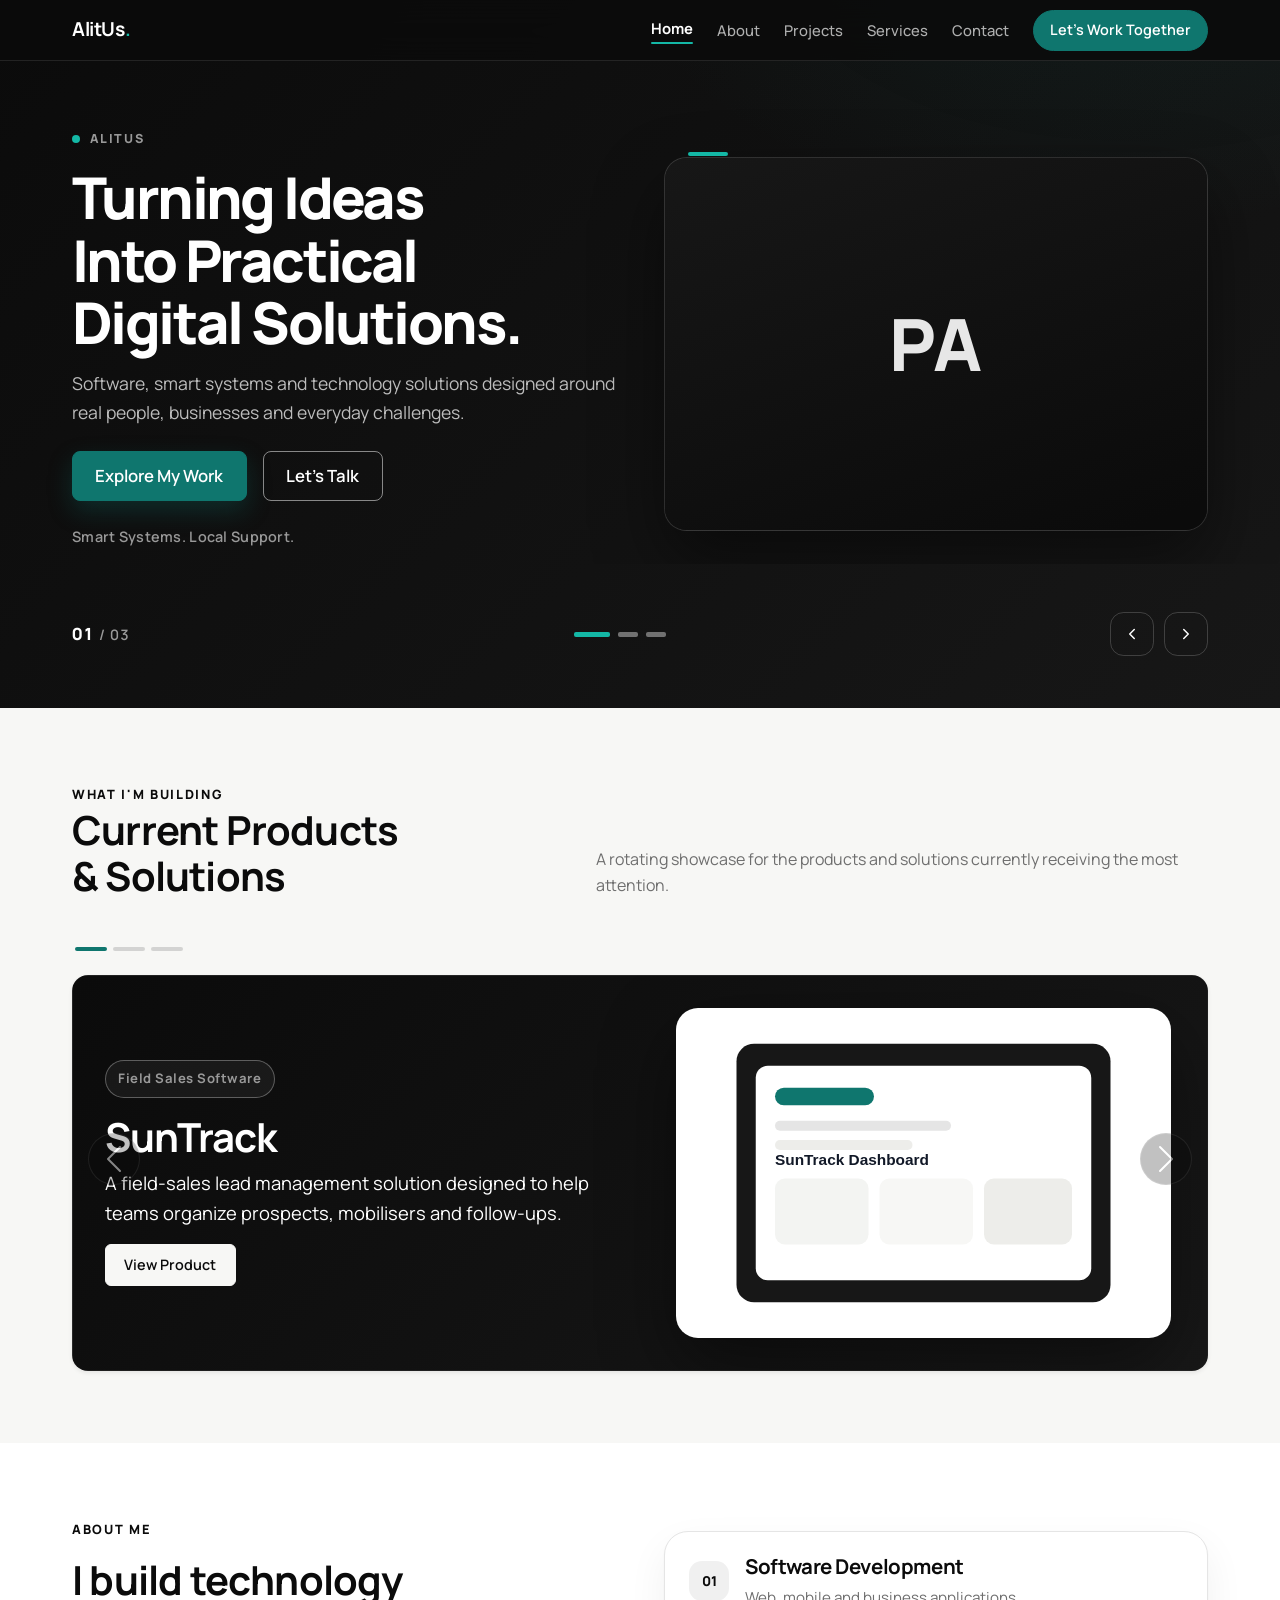
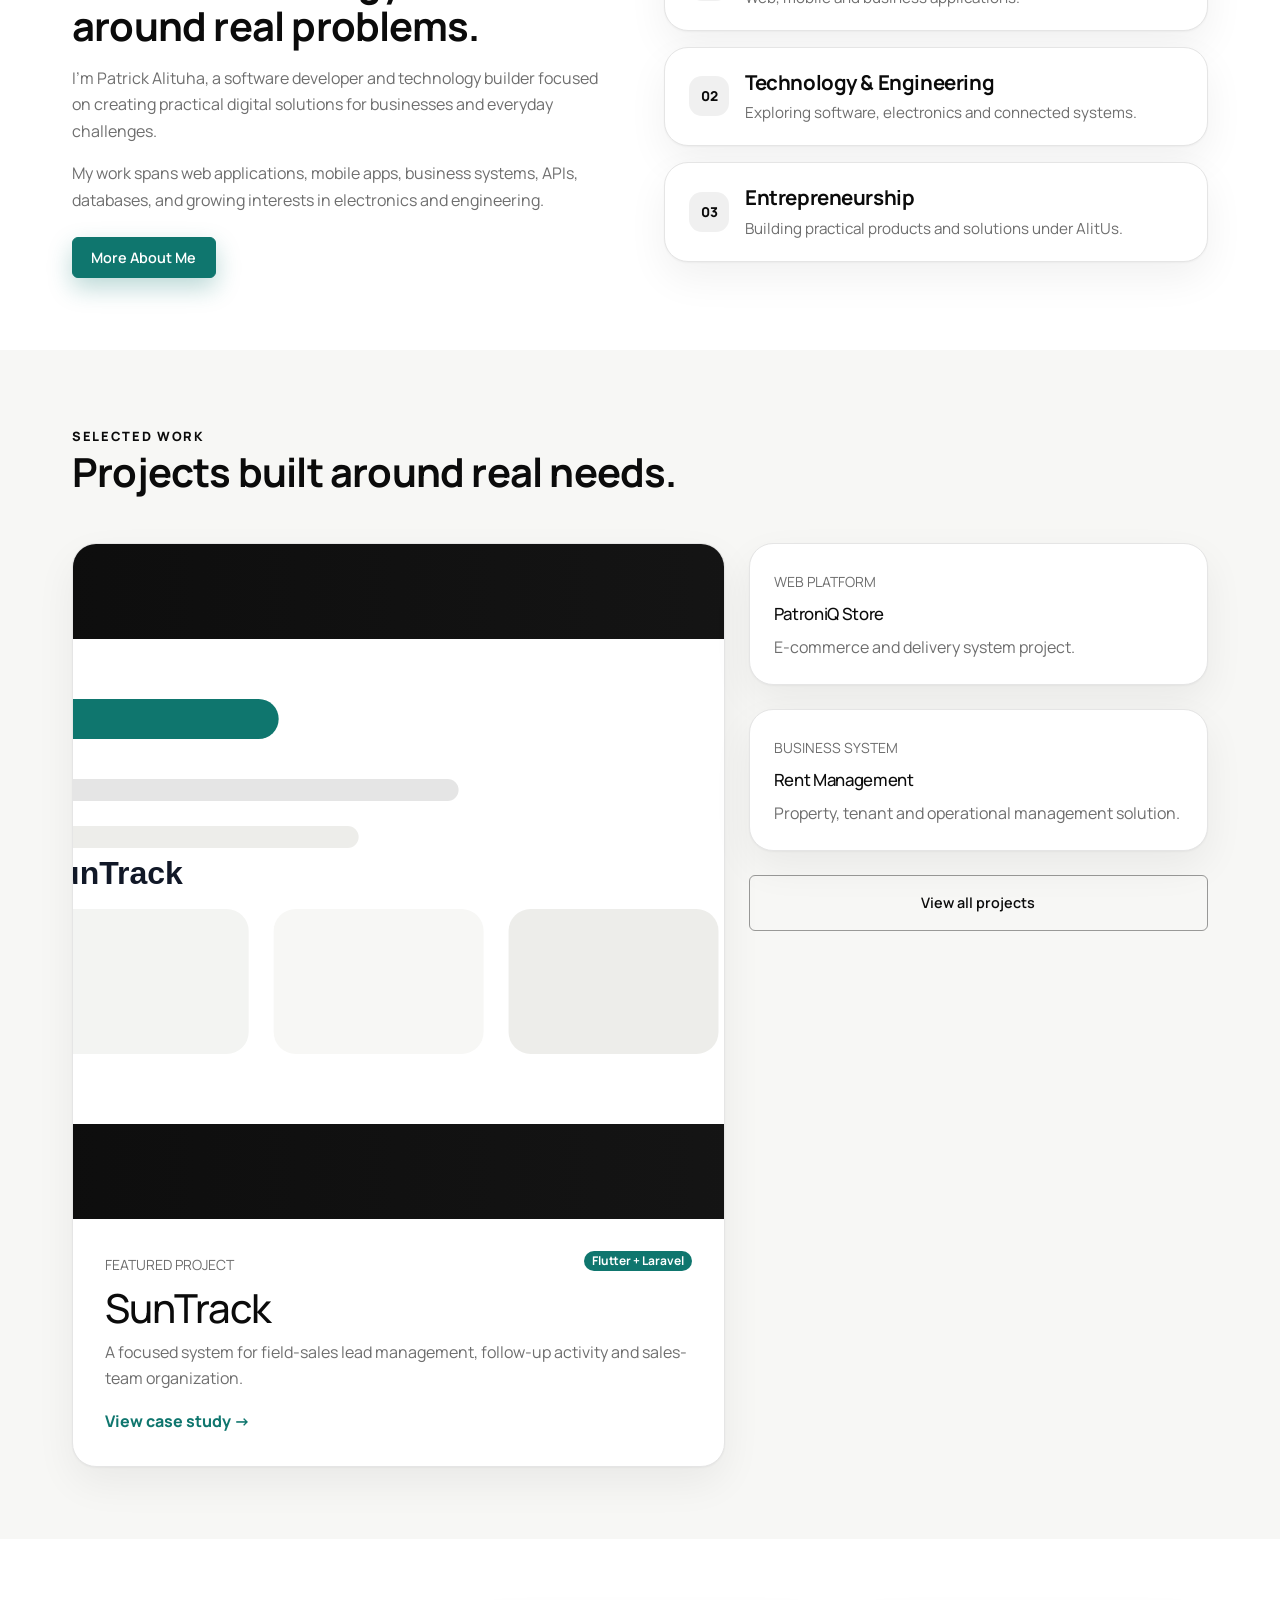
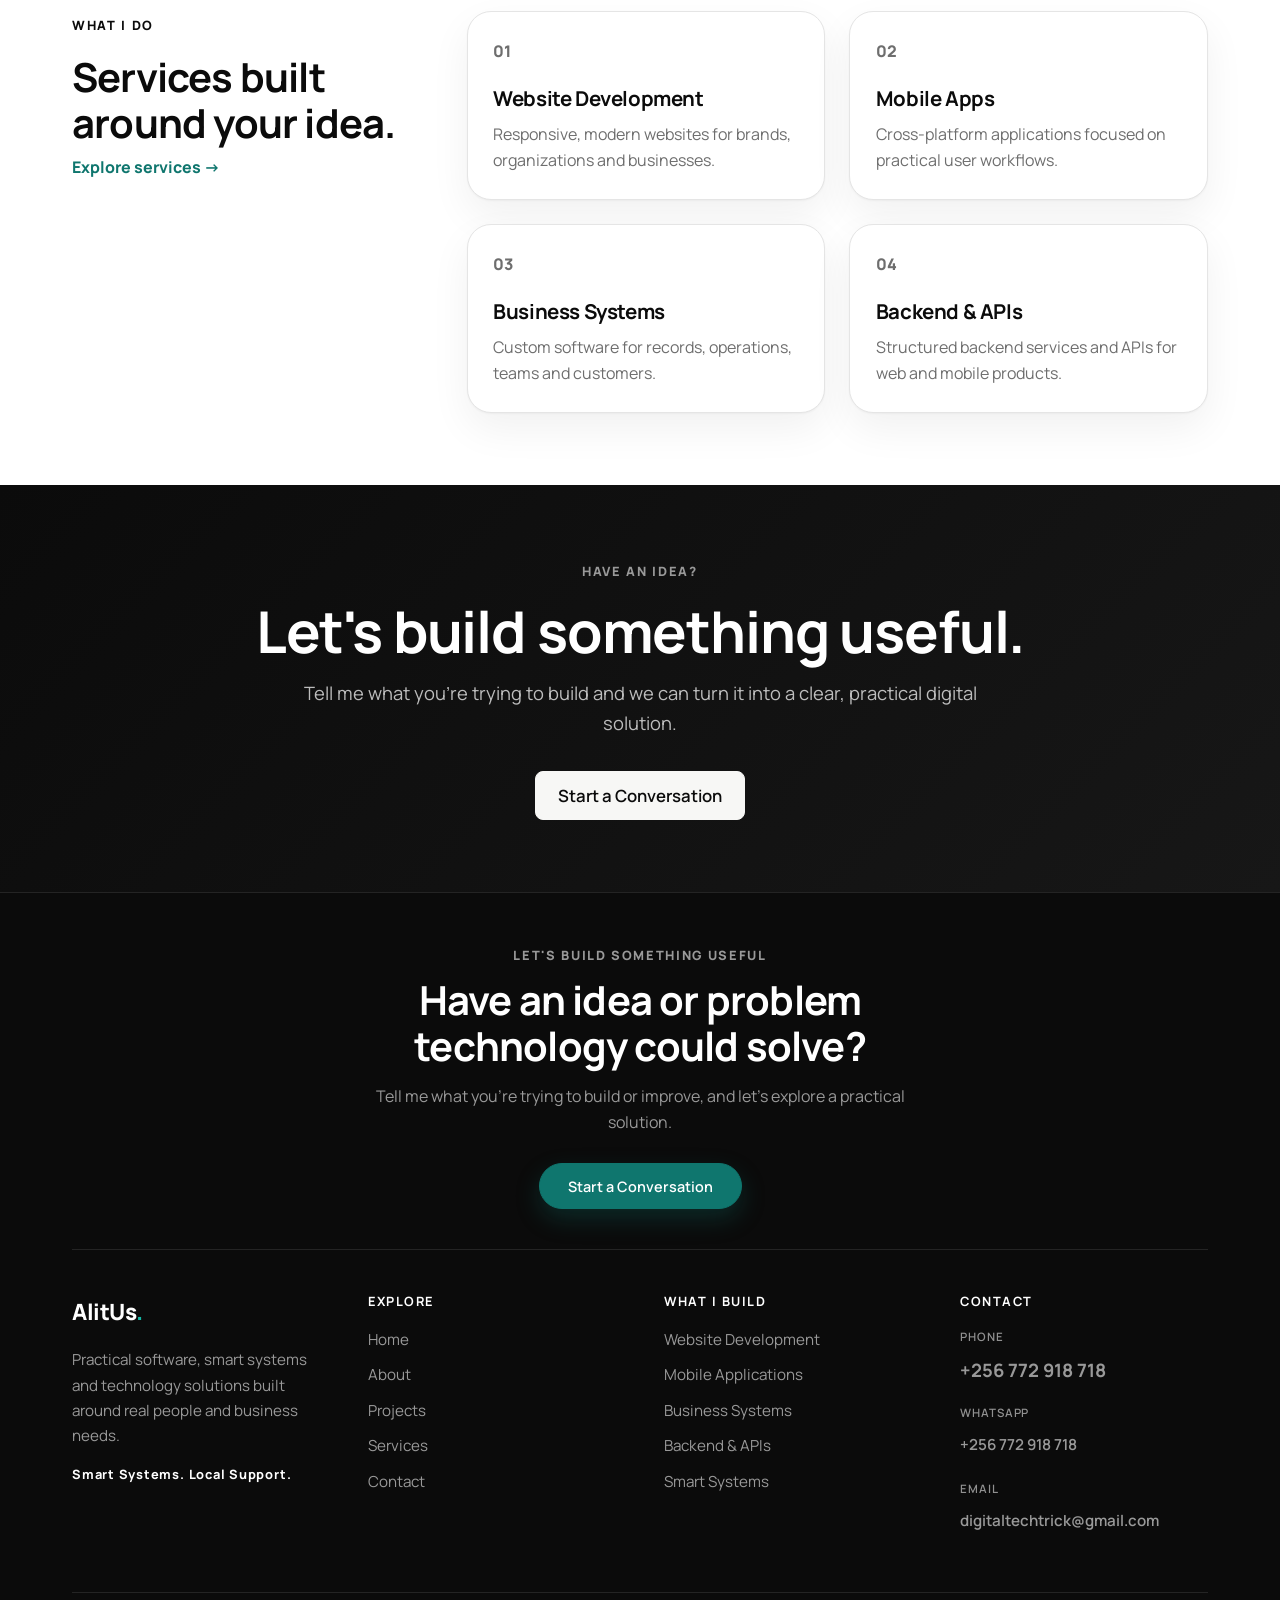
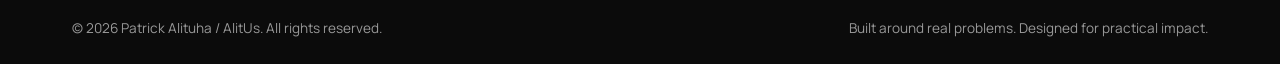
<file: index.html>
<!doctype html>
<html lang="en">
<head>
  <meta charset="utf-8">
  <meta name="viewport" content="width=device-width, initial-scale=1">
  <title>AlitUs | Patrick Alituha — Software Developer &amp; Technology Builder</title>
  <meta name="description" content="Patrick Alituha and AlitUs build practical websites, mobile applications, business systems and technology solutions focused on real-world problems.">
  <meta name="theme-color" content="#0B0B0B">
  <link rel="canonical" href="https://digitaltechtrick.github.io/alitus/">
  <link rel="icon" href="data:image/svg+xml,%3Csvg xmlns='http://www.w3.org/2000/svg' viewBox='0 0 64 64'%3E%3Crect width='64' height='64' rx='14' fill='%230F766E'/%3E%3Ctext x='32' y='45' font-family='Arial,Helvetica,sans-serif' font-size='40' font-weight='700' text-anchor='middle' fill='%23FFFFFF'%3EA%3C/text%3E%3C/svg%3E">
  <meta property="og:type" content="website">
  <meta property="og:site_name" content="AlitUs">
  <meta property="og:title" content="AlitUs | Patrick Alituha — Software Developer &amp; Technology Builder">
  <meta property="og:description" content="Patrick Alituha and AlitUs build practical websites, mobile applications, business systems and technology solutions focused on real-world problems.">
  <meta property="og:url" content="https://digitaltechtrick.github.io/alitus/">
  <meta name="twitter:card" content="summary_large_image">
  <meta name="twitter:title" content="AlitUs | Patrick Alituha — Software Developer &amp; Technology Builder">
  <meta name="twitter:description" content="Patrick Alituha and AlitUs build practical websites, mobile applications, business systems and technology solutions focused on real-world problems.">
  <link rel="preconnect" href="https://cdn.jsdelivr.net">
  <link rel="preconnect" href="https://fonts.googleapis.com">
  <link rel="preconnect" href="https://fonts.gstatic.com" crossorigin>
  <link href="https://fonts.googleapis.com/css2?family=Manrope:wght@200..800&display=swap" rel="stylesheet">
  <link href="https://cdn.jsdelivr.net/npm/bootstrap@5.3.8/dist/css/bootstrap.min.css" rel="stylesheet" integrity="sha384-sRIl4kxILFvY47J16cr9ZwB07vP4J8+LH7qKQnuqkuIAvNWLzeN8tE5YBujZqJLB" crossorigin="anonymous">
  <link rel="stylesheet" href="assets/css/style.css">
  <script type="application/ld+json">
  {
    "@context": "https://schema.org",
    "@graph": [
      {
        "@type": "Person",
        "name": "Patrick Alituha",
        "jobTitle": ["Software Developer", "Technology Builder", "Entrepreneur"],
        "url": "https://digitaltechtrick.github.io/alitus/",
        "email": "mailto:digitaltechtrick@gmail.com",
        "telephone": "+256772918718"
      },
      {
        "@type": "Organization",
        "name": "AlitUs",
        "url": "https://digitaltechtrick.github.io/alitus/"
      }
    ]
  }
  </script>
</head>
<body>
  <nav class="navbar navbar-expand-lg navbar-dark fixed-top site-nav" aria-label="Main navigation">
    <div class="container">
      <!--
        BRAND WORDMARK (shared header)
        Current text mark: AlitUs + dot. When the final logo is ready, replace the text
        inside this link with: <img src="assets/images/brand/alitus-logo.svg" alt="AlitUs">
        (details in CONTENT_CHECKLIST.md). Inert CSS below already sizes it to fit.
      -->
      <a class="navbar-brand fw-bold" href="index.html">AlitUs<span>.</span></a>
      <button class="navbar-toggler border-0" type="button" data-bs-toggle="offcanvas" data-bs-target="#offcanvasNav" aria-controls="offcanvasNav" aria-expanded="false" aria-label="Open navigation menu">
        <span class="navbar-toggler-icon"></span>
      </button>
      <div class="collapse navbar-collapse" id="desktopNav">
        <ul class="navbar-nav ms-auto align-items-lg-center gap-lg-2">
          <li class="nav-item"><a class="nav-link active" aria-current="page" href="index.html">Home</a></li>
          <li class="nav-item"><a class="nav-link" href="about.html">About</a></li>
          <li class="nav-item"><a class="nav-link" href="projects.html">Projects</a></li>
          <li class="nav-item"><a class="nav-link" href="services.html">Services</a></li>
          <li class="nav-item"><a class="nav-link" href="contact.html">Contact</a></li>
          <li class="nav-item ms-lg-2"><a class="btn btn-brand btn-sm px-3" href="contact.html">Let's Work Together</a></li>
        </ul>
      </div>
    </div>
  </nav>

  <div class="offcanvas offcanvas-end site-offcanvas" tabindex="-1" id="offcanvasNav" aria-labelledby="offcanvasNavLabel">
    <div class="offcanvas-header">
      <!-- BRAND WORDMARK (offcanvas panel): swap for the logo mark when ready — assets/images/brand/alitus-logo-mark.svg -->
      <div class="offcanvas-title" id="offcanvasNavLabel">AlitUs<span>.</span></div>
      <button type="button" class="btn-close btn-close-white" data-bs-dismiss="offcanvas" aria-label="Close navigation menu"></button>
    </div>
    <div class="offcanvas-body">
      <!-- EDIT: BRAND_TAGLINE (also used on the homepage hero context line) -->
      <p class="site-offcanvas-phrase">Smart Systems. Local Support.</p>
      <nav aria-label="Offcanvas navigation">
        <ul class="site-offcanvas-nav list-unstyled mb-0">
          <li><a class="active" aria-current="page" href="index.html">Home</a></li>
          <li><a href="about.html">About</a></li>
          <li><a href="projects.html">Projects</a></li>
          <li><a href="services.html">Services</a></li>
          <li><a href="contact.html">Contact</a></li>
        </ul>
      </nav>
      <a class="btn btn-brand site-offcanvas-cta w-100" href="contact.html">Let's Work Together</a>
      <p class="site-offcanvas-sub">Quick Contact</p>
      <ul class="site-offcanvas-contact list-unstyled mb-0">
        <li>
          <span>Call</span>
          <a href="tel:+256772918718" aria-label="Call +256 772 918 718">+256 772 918 718</a>
        </li>
        <li>
          <span>WhatsApp</span>
          <a href="https://wa.me/256772918718" target="_blank" rel="noopener noreferrer" aria-label="WhatsApp +256 772 918 718">+256 772 918 718</a>
        </li>
        <li>
          <span>Email</span>
          <a href="mailto:digitaltechtrick@gmail.com" aria-label="Email digitaltechtrick@gmail.com">digitaltechtrick@gmail.com</a>
        </li>
      </ul>
    </div>
  </div>

  <main>
    <section id="heroCarousel" class="carousel slide hero-carousel" data-bs-ride="carousel" data-bs-interval="7000" data-bs-pause="hover" data-bs-touch="true" aria-label="Hero carousel">
      <div class="carousel-inner">
        <!-- CONTENT: HERO_SLIDE_1_ALITUS -->
        <div class="carousel-item active">
          <div class="hero-slide">
            <div class="container">
              <div class="row align-items-center g-4 g-lg-5">
                <div class="col-lg-6">
                  <span class="hero-eyebrow">AlitUs</span>
                  <h1 class="hero-title mt-3 mb-3">Turning Ideas Into Practical Digital Solutions.</h1>
                  <p class="hero-desc mb-4">Software, smart systems and technology solutions designed around real people, businesses and everyday challenges.</p>
                  <div class="hero-cta d-flex flex-wrap align-items-center gap-3">
                    <a class="btn btn-brand btn-lg" href="projects.html">Explore My Work</a>
                    <a class="btn btn-outline-light btn-lg" href="contact.html">Let's Talk</a>
                  </div>
                  <p class="hero-note mt-4">Smart Systems. Local Support.</p>
                </div>
                <div class="col-lg-6">
                  <div class="hero-visual">
                    <span class="hero-visual-mark" aria-hidden="true"></span>
                    <div class="hero-visual-frame">
                      <!--
                        CONTENT ASSET:
                        Patrick profile photograph (hero slide 1 visual)
                        Expected path: assets/images/profile/patrick-alituha.jpg
                        Recommended: portrait crop, minimum ~1000px tall
                        Until supplied, this neutral placeholder is shown.
                      -->
                      <div class="hero-visual-profile" role="img" aria-label="Placeholder portrait for Patrick Alituha">
                        <span>PA</span>
                      </div>
                    </div>
                  </div>
                </div>
              </div>
            </div>
          </div>
        </div>
        <!-- /CONTENT: HERO_SLIDE_1_ALITUS -->
        <!-- CONTENT: HERO_SLIDE_2_SUNTRACK -->
        <div class="carousel-item">
          <div class="hero-slide">
            <div class="container">
              <div class="row align-items-center g-4 g-lg-5">
                <div class="col-lg-6">
                  <span class="hero-eyebrow">Featured Product</span>
                  <h2 class="hero-title mt-3 mb-3">Manage Field Sales Smarter With SunTrack.</h2>
                  <p class="hero-desc mb-4">Track leads, follow-ups, mobilisers and field activity through one structured platform.</p>
                  <div class="hero-cta d-flex flex-wrap align-items-center gap-3">
                    <a class="btn btn-brand btn-lg" href="projects.html#suntrack">View SunTrack</a>
                    <a class="btn btn-outline-light btn-lg" href="contact.html">Start a Conversation</a>
                  </div>
                  <p class="hero-note mt-4">Flutter · Laravel · Field Sales</p>
                </div>
                <div class="col-lg-6">
                  <div class="hero-visual">
                    <span class="hero-visual-mark" aria-hidden="true"></span>
                    <div class="hero-visual-frame">
                      <!--
                        CONTENT ASSET:
                        SunTrack product visual (hero slide 2)
                        Current: assets/images/products/suntrack.svg (illustration)
                        Optional real screenshot when available: assets/images/products/suntrack/
                      -->
                      <img src="assets/images/products/suntrack.svg" class="hero-visual-img" width="900" height="600" alt="SunTrack GPS tracking dashboard illustration">
                    </div>
                  </div>
                </div>
              </div>
            </div>
          </div>
        </div>
        <!-- /CONTENT: HERO_SLIDE_2_SUNTRACK -->
        <!-- CONTENT: HERO_SLIDE_3_SERVICES -->
        <div class="carousel-item">
          <div class="hero-slide">
            <div class="container">
              <div class="row align-items-center g-4 g-lg-5">
                <div class="col-lg-6">
                  <span class="hero-eyebrow">Custom Solutions</span>
                  <h2 class="hero-title mt-3 mb-3">Technology Built Around How Your Business Works.</h2>
                  <p class="hero-desc mb-4">Websites, mobile applications, APIs and management systems designed around real operational needs.</p>
                  <div class="hero-cta d-flex flex-wrap align-items-center gap-3">
                    <a class="btn btn-brand btn-lg" href="services.html">View Services</a>
                    <a class="btn btn-outline-light btn-lg" href="contact.html">Start a Project</a>
                  </div>
                  <p class="hero-note mt-4">Web · Mobile · Business Systems</p>
                </div>
                <div class="col-lg-6">
                  <div class="hero-visual">
                    <span class="hero-visual-mark" aria-hidden="true"></span>
                    <div class="hero-visual-frame">
                      <!--
                        CONTENT ASSET:
                        Business-system visual (hero slide 3)
                        Current: assets/images/products/business-system.svg (illustration)
                        Optional real screenshot when available: assets/images/products/
                      -->
                      <img src="assets/images/products/business-system.svg" class="hero-visual-img" width="900" height="600" alt="Business management dashboard illustration">
                    </div>
                  </div>
                </div>
              </div>
            </div>
          </div>
        </div>
      </div>
      <!-- /CONTENT: HERO_SLIDE_3_SERVICES -->
      <div class="container">
        <div class="hero-controls">
          <span class="hero-count" aria-live="polite"><span class="hero-count-current" id="heroCount">01</span><span class="hero-count-total">/ 03</span></span>
          <div class="carousel-indicators hero-indicators">
            <button type="button" data-bs-target="#heroCarousel" data-bs-slide-to="0" class="active" aria-current="true" aria-label="Go to slide 1: AlitUs"></button>
            <button type="button" data-bs-target="#heroCarousel" data-bs-slide-to="1" aria-label="Go to slide 2: SunTrack"></button>
            <button type="button" data-bs-target="#heroCarousel" data-bs-slide-to="2" aria-label="Go to slide 3: Custom Solutions"></button>
          </div>
          <div class="hero-arrows">
            <button type="button" class="hero-arrow hero-arrow-prev" data-bs-target="#heroCarousel" data-bs-slide="prev" aria-label="Previous slide" aria-controls="heroCarousel">
              <svg viewBox="0 0 24 24" width="18" height="18" fill="none" stroke="currentColor" stroke-width="2" stroke-linecap="round" stroke-linejoin="round" aria-hidden="true"><path d="M15 18l-6-6 6-6"/></svg>
            </button>
            <button type="button" class="hero-arrow hero-arrow-next" data-bs-target="#heroCarousel" data-bs-slide="next" aria-label="Next slide" aria-controls="heroCarousel">
              <svg viewBox="0 0 24 24" width="18" height="18" fill="none" stroke="currentColor" stroke-width="2" stroke-linecap="round" stroke-linejoin="round" aria-hidden="true"><path d="M9 6l6 6-6 6"/></svg>
            </button>
          </div>
        </div>
      </div>
    </section>

    <section id="products" class="section-padding bg-light-subtle">
      <!-- CONTENT: CURRENT_PRODUCTS_SECTION -->
      <!--
        Current-product carousel. Patrick updates this when a new AlitUs product
        is available: add a new carousel-item as PRODUCT SLOT 4, or replace the
        content inside an existing slot. Keep at least the illustrated product
        visual or add a real screenshot under assets/images/products/.
      -->
      <div class="container">
        <div class="section-heading d-flex flex-column flex-md-row justify-content-between align-items-md-end gap-3 mb-5">
          <div>
            <span class="eyebrow text-primary-emphasis">What I'm building</span>
            <h2 class="display-6 fw-bold mb-0">Current Products & Solutions</h2>
          </div>
          <p class="text-secondary mb-0 max-copy">A rotating showcase for the products and solutions currently receiving the most attention.</p>
        </div>

        <div id="productCarousel" class="carousel slide product-carousel" data-bs-ride="carousel" data-bs-interval="6500" data-bs-pause="hover">
          <div class="carousel-indicators position-static justify-content-start ms-0 mb-4">
            <button type="button" data-bs-target="#productCarousel" data-bs-slide-to="0" class="active" aria-current="true" aria-label="SunTrack"></button>
            <button type="button" data-bs-target="#productCarousel" data-bs-slide-to="1" aria-label="Business Systems"></button>
            <button type="button" data-bs-target="#productCarousel" data-bs-slide-to="2" aria-label="Mobile Solutions"></button>
          </div>
          <div class="carousel-inner rounded-4 overflow-hidden shadow-sm">
            <!-- PRODUCT SLOT 1: SunTrack -->
            <div class="carousel-item active">
              <article class="product-slide product-slide-blue">
                <div class="row align-items-center g-0">
                  <div class="col-lg-6 p-4 p-md-5">
                    <span class="product-tag">Field Sales Software</span>
                    <h3 class="display-6 fw-bold mt-3">SunTrack</h3>
                    <p class="lead">A field-sales lead management solution designed to help teams organize prospects, mobilisers and follow-ups.</p>
                    <a href="projects.html#suntrack" class="btn btn-light">View Product</a>
                  </div>
                  <div class="col-lg-6 p-4 p-md-5">
                    <img src="assets/images/products/suntrack.svg" class="img-fluid product-image" width="900" height="600" loading="lazy" alt="SunTrack GPS tracking product">
                  </div>
                </div>
              </article>
            </div>
            <!-- /PRODUCT SLOT 1 -->
            <!-- PRODUCT SLOT 2: Custom Business Systems (replace/update when a new AlitUs product is available) -->
            <div class="carousel-item">
              <article class="product-slide product-slide-dark">
                <div class="row align-items-center g-0">
                  <div class="col-lg-6 p-4 p-md-5">
                    <span class="product-tag">Business Software</span>
                    <h3 class="display-6 fw-bold mt-3">Custom Business Systems</h3>
                    <p class="lead">Tailored systems for managing operations, customers, records and day-to-day business workflows.</p>
                    <a href="services.html" class="btn btn-light">See Services</a>
                  </div>
                  <div class="col-lg-6 p-4 p-md-5">
                    <img src="assets/images/products/business-system.svg" class="img-fluid product-image" width="900" height="600" loading="lazy" alt="Business management system product">
                  </div>
                </div>
              </article>
            </div>
            <!-- /PRODUCT SLOT 2 -->
            <!-- PRODUCT SLOT 3: Mobile Solutions (replace/update when a new AlitUs product is available) -->
            <div class="carousel-item">
              <article class="product-slide product-slide-teal">
                <div class="row align-items-center g-0">
                  <div class="col-lg-6 p-4 p-md-5">
                    <span class="product-tag">Mobile Applications</span>
                    <h3 class="display-6 fw-bold mt-3">Mobile Solutions</h3>
                    <p class="lead">Responsive, practical mobile apps that connect users to useful services and business workflows.</p>
                    <a href="projects.html" class="btn btn-light">Explore Projects</a>
                  </div>
                  <div class="col-lg-6 p-4 p-md-5">
                    <img src="assets/images/products/mobile-solutions.svg" class="img-fluid product-image" width="900" height="600" loading="lazy" alt="Mobile application solutions product">
                  </div>
                </div>
              </article>
            </div>
          </div>
          <!-- /PRODUCT SLOT 3 -->
          <!-- /CONTENT: CURRENT_PRODUCTS_SECTION -->
          <button class="carousel-control-prev carousel-arrow" type="button" data-bs-target="#productCarousel" data-bs-slide="prev" aria-label="Previous product">
            <span class="carousel-control-prev-icon" aria-hidden="true"></span>
          </button>
          <button class="carousel-control-next carousel-arrow" type="button" data-bs-target="#productCarousel" data-bs-slide="next" aria-label="Next product">
            <span class="carousel-control-next-icon" aria-hidden="true"></span>
          </button>
        </div>
      </div>
    </section>

    <section class="section-padding" aria-labelledby="aboutPreviewHeading">
      <div class="container">
        <div class="row g-4 g-lg-5 align-items-center">
          <div class="col-lg-6">
            <!-- CONTENT: ABOUT_PREVIEW -->
            <span class="eyebrow text-primary-emphasis">About me</span>
            <h2 id="aboutPreviewHeading" class="display-6 fw-bold mt-3 mb-3">I build technology around real problems.</h2>
            <p class="text-secondary mb-3">I'm Patrick Alituha, a software developer and technology builder focused on creating practical digital solutions for businesses and everyday challenges.</p>
            <p class="text-secondary mb-4">My work spans web applications, mobile apps, business systems, APIs, databases, and growing interests in electronics and engineering.</p>
            <a href="about.html" class="btn btn-brand">More About Me</a>
          </div>
          <div class="col-lg-6">
            <div class="row g-3">
              <div class="col-12">
                <article class="about-card">
                  <span class="about-card-num" aria-hidden="true">01</span>
                  <div>
                    <h3 class="about-card-title mb-1">Software Development</h3>
                    <p class="about-card-text mb-0">Web, mobile and business applications.</p>
                  </div>
                </article>
              </div>
              <div class="col-12">
                <article class="about-card">
                  <span class="about-card-num" aria-hidden="true">02</span>
                  <div>
                    <h3 class="about-card-title mb-1">Technology & Engineering</h3>
                    <p class="about-card-text mb-0">Exploring software, electronics and connected systems.</p>
                  </div>
                </article>
              </div>
              <div class="col-12">
                <article class="about-card">
                  <span class="about-card-num" aria-hidden="true">03</span>
                  <div>
                    <h3 class="about-card-title mb-1">Entrepreneurship</h3>
                    <p class="about-card-text mb-0">Building practical products and solutions under AlitUs.</p>
                  </div>
                </article>
              </div>
            </div>
          </div>
        </div>
      </div>
    </section>
    <!-- /CONTENT: ABOUT_PREVIEW -->

    <section class="section-padding bg-light-subtle">
      <div class="container">
        <div class="section-heading mb-5">
          <span class="eyebrow text-primary-emphasis">Selected work</span>
          <h2 class="display-6 fw-bold">Projects built around real needs.</h2>
        </div>
        <!-- CONTENT: FEATURED_PROJECTS -->
        <div class="row g-4">
          <div class="col-lg-7">
            <article class="project-card project-featured h-100">
              <img src="assets/images/projects/suntrack-project.svg" class="project-cover" width="1200" height="675" loading="lazy" alt="SunTrack GPS tracking platform">
              <div class="p-4 p-md-5">
                <div class="d-flex justify-content-between gap-3 align-items-start">
                  <div><span class="small text-uppercase text-secondary">Featured project</span><h3 class="h2 mt-2">SunTrack</h3></div>
                  <span class="badge rounded-pill text-bg-primary">Flutter + Laravel</span>
                </div>
                <p class="text-secondary">A focused system for field-sales lead management, follow-up activity and sales-team organization.</p>
                <!-- FUTURE LINK: SUNTRACK_CASE_STUDY (full case-study page when ready) -->
                <a href="projects.html#suntrack" class="text-link">View case study →</a>
              </div>
            </article>
          </div>
          <div class="col-lg-5">
            <div class="row g-4">
              <div class="col-12">
                <article class="project-card">
                  <!-- EDIT: FEATURED_PROJECT (homepage preview — PatroniQ Store name, description) -->
                  <div class="p-4">
                    <span class="small text-uppercase text-secondary">Web platform</span>
                    <h3 class="h4 mt-2">PatroniQ Store</h3>
                    <p class="text-secondary mb-0">E-commerce and delivery system project.</p>
                  </div>
                </article>
              </div>
              <div class="col-12">
                <article class="project-card">
                  <!-- EDIT: FEATURED_PROJECT (homepage preview — Rent Management name, description) -->
                  <div class="p-4">
                    <span class="small text-uppercase text-secondary">Business system</span>
                    <h3 class="h4 mt-2">Rent Management</h3>
                    <p class="text-secondary mb-0">Property, tenant and operational management solution.</p>
                  </div>
                </article>
              </div>
              <div class="col-12">
                <a class="btn btn-outline-dark w-100 py-3" href="projects.html">View all projects</a>
              </div>
            </div>
          </div>
        </div>
      </div>
    </section>
    <!-- /CONTENT: FEATURED_PROJECTS -->

    <section class="section-padding">
      <div class="container">
        <div class="row g-5">
          <div class="col-lg-4">
            <span class="eyebrow text-primary-emphasis">What I do</span>
            <h2 class="display-6 fw-bold mt-3">Services built around your idea.</h2>
            <a href="services.html" class="text-link">Explore services →</a>
          </div>
          <div class="col-lg-8">
            <!-- CONTENT: SERVICES_PREVIEW -->
            <div class="row g-4">
              <div class="col-md-6"><div class="service-card"><span>01</span><h3>Website Development</h3><p>Responsive, modern websites for brands, organizations and businesses.</p></div></div>
              <div class="col-md-6"><div class="service-card"><span>02</span><h3>Mobile Apps</h3><p>Cross-platform applications focused on practical user workflows.</p></div></div>
              <div class="col-md-6"><div class="service-card"><span>03</span><h3>Business Systems</h3><p>Custom software for records, operations, teams and customers.</p></div></div>
              <div class="col-md-6"><div class="service-card"><span>04</span><h3>Backend & APIs</h3><p>Structured backend services and APIs for web and mobile products.</p></div></div>
            </div>
          </div>
        </div>
      </div>
    </section>
    <!-- /CONTENT: SERVICES_PREVIEW -->

    <!-- CONTENT: HOME_CTA -->
    <section class="cta-section section-padding">
      <div class="container text-center">
        <span class="eyebrow">Have an idea?</span>
        <h2 class="display-4 fw-bold my-3">Let's build something useful.</h2>
        <p class="lead text-soft mx-auto max-copy">Tell me what you're trying to build and we can turn it into a clear, practical digital solution.</p>
        <a href="contact.html" class="btn btn-light btn-lg mt-3">Start a Conversation</a>
      </div>
    </section>
    <!-- /CONTENT: HOME_CTA -->
  </main>

  <footer class="site-footer">
    <div class="container">
      <!-- CONTENT: FOOTER_CTA -->
      <div class="site-footer-cta">
        <span class="eyebrow">Let's build something useful</span>
        <h2 class="site-footer-cta-title">Have an idea or problem technology could solve?</h2>
        <p class="site-footer-cta-text">Tell me what you're trying to build or improve, and let's explore a practical solution.</p>
        <a class="btn btn-brand site-footer-cta-btn" href="contact.html">Start a Conversation</a>
      </div>
      <!-- /CONTENT: FOOTER_CTA -->
      <!-- CONTENT: FOOTER_COLUMNS -->
      <!-- FUTURE SOCIAL: LinkedIn, GitHub, X, Facebook or other AlitUs profiles — add icons/links here once URLs are supplied. -->
      <div class="row g-4 g-lg-5 site-footer-cols">
        <div class="col-12 col-lg-3">
          <!--
            BRAND WORDMARK (shared footer)
            Replace the text with the final logo when ready:
            <img src="assets/images/brand/alitus-logo.svg" alt="AlitUs">
            (details in CONTENT_CHECKLIST.md).
          -->
          <a class="site-footer-logo" href="index.html">AlitUs<span>.</span></a>
          <p class="site-footer-about mt-3 mb-0">Practical software, smart systems and technology solutions built around real people and business needs.</p>
          <p class="site-footer-phrase mt-3">Smart Systems. Local Support.</p>
        </div>
        <div class="col-6 col-lg-3">
          <h2 class="site-footer-heading">Explore</h2>
          <ul class="site-footer-links list-unstyled mb-0">
            <li><a href="index.html">Home</a></li>
            <li><a href="about.html">About</a></li>
            <li><a href="projects.html">Projects</a></li>
            <li><a href="services.html">Services</a></li>
            <li><a href="contact.html">Contact</a></li>
          </ul>
        </div>
        <div class="col-6 col-lg-3">
          <h2 class="site-footer-heading">What I Build</h2>
          <ul class="site-footer-links list-unstyled mb-0">
            <li><a href="services.html#services">Website Development</a></li>
            <li><a href="services.html#services">Mobile Applications</a></li>
            <li><a href="services.html#services">Business Systems</a></li>
            <li><a href="services.html#services">Backend &amp; APIs</a></li>
            <li><a href="services.html#services">Smart Systems</a></li>
          </ul>
        </div>
        <div class="col-12 col-lg-3">
          <!-- EDIT: FOOTER_CONTACT_DETAILS (phone / WhatsApp / email) -->
          <h2 class="site-footer-heading">Contact</h2>
          <ul class="site-footer-links list-unstyled mb-0">
            <li>
              <span class="site-footer-label">Phone</span>
              <a class="site-footer-phone" href="tel:+256772918718" aria-label="Call +256 772 918 718">+256 772 918 718</a>
            </li>
            <li>
              <span class="site-footer-label">WhatsApp</span>
              <a class="site-footer-contact" href="https://wa.me/256772918718" target="_blank" rel="noopener noreferrer" aria-label="WhatsApp +256 772 918 718">+256 772 918 718</a>
            </li>
            <li>
              <span class="site-footer-label">Email</span>
              <a class="site-footer-contact" href="mailto:digitaltechtrick@gmail.com" aria-label="Email digitaltechtrick@gmail.com">digitaltechtrick@gmail.com</a>
            </li>
          </ul>
        </div>
      </div>
      <!-- /CONTENT: FOOTER_COLUMNS -->
      <div class="site-footer-bottom">
        <p class="site-footer-copy mb-0">© <span id="currentYear"></span> Patrick Alituha / AlitUs. All rights reserved.</p>
        <p class="site-footer-built mb-0">Built around real problems. Designed for practical impact.</p>
      </div>
    </div>
  </footer>

  <script src="https://cdn.jsdelivr.net/npm/bootstrap@5.3.8/dist/js/bootstrap.bundle.min.js" integrity="sha384-FKyoEForCGlyvwx9Hj09JcYn3nv7wiPVlz7YYwJrWVcXK/BmnVDxM+D2scQbITxI" crossorigin="anonymous"></script>
  <script src="assets/js/main.js"></script>
</body>
</html>
</file>
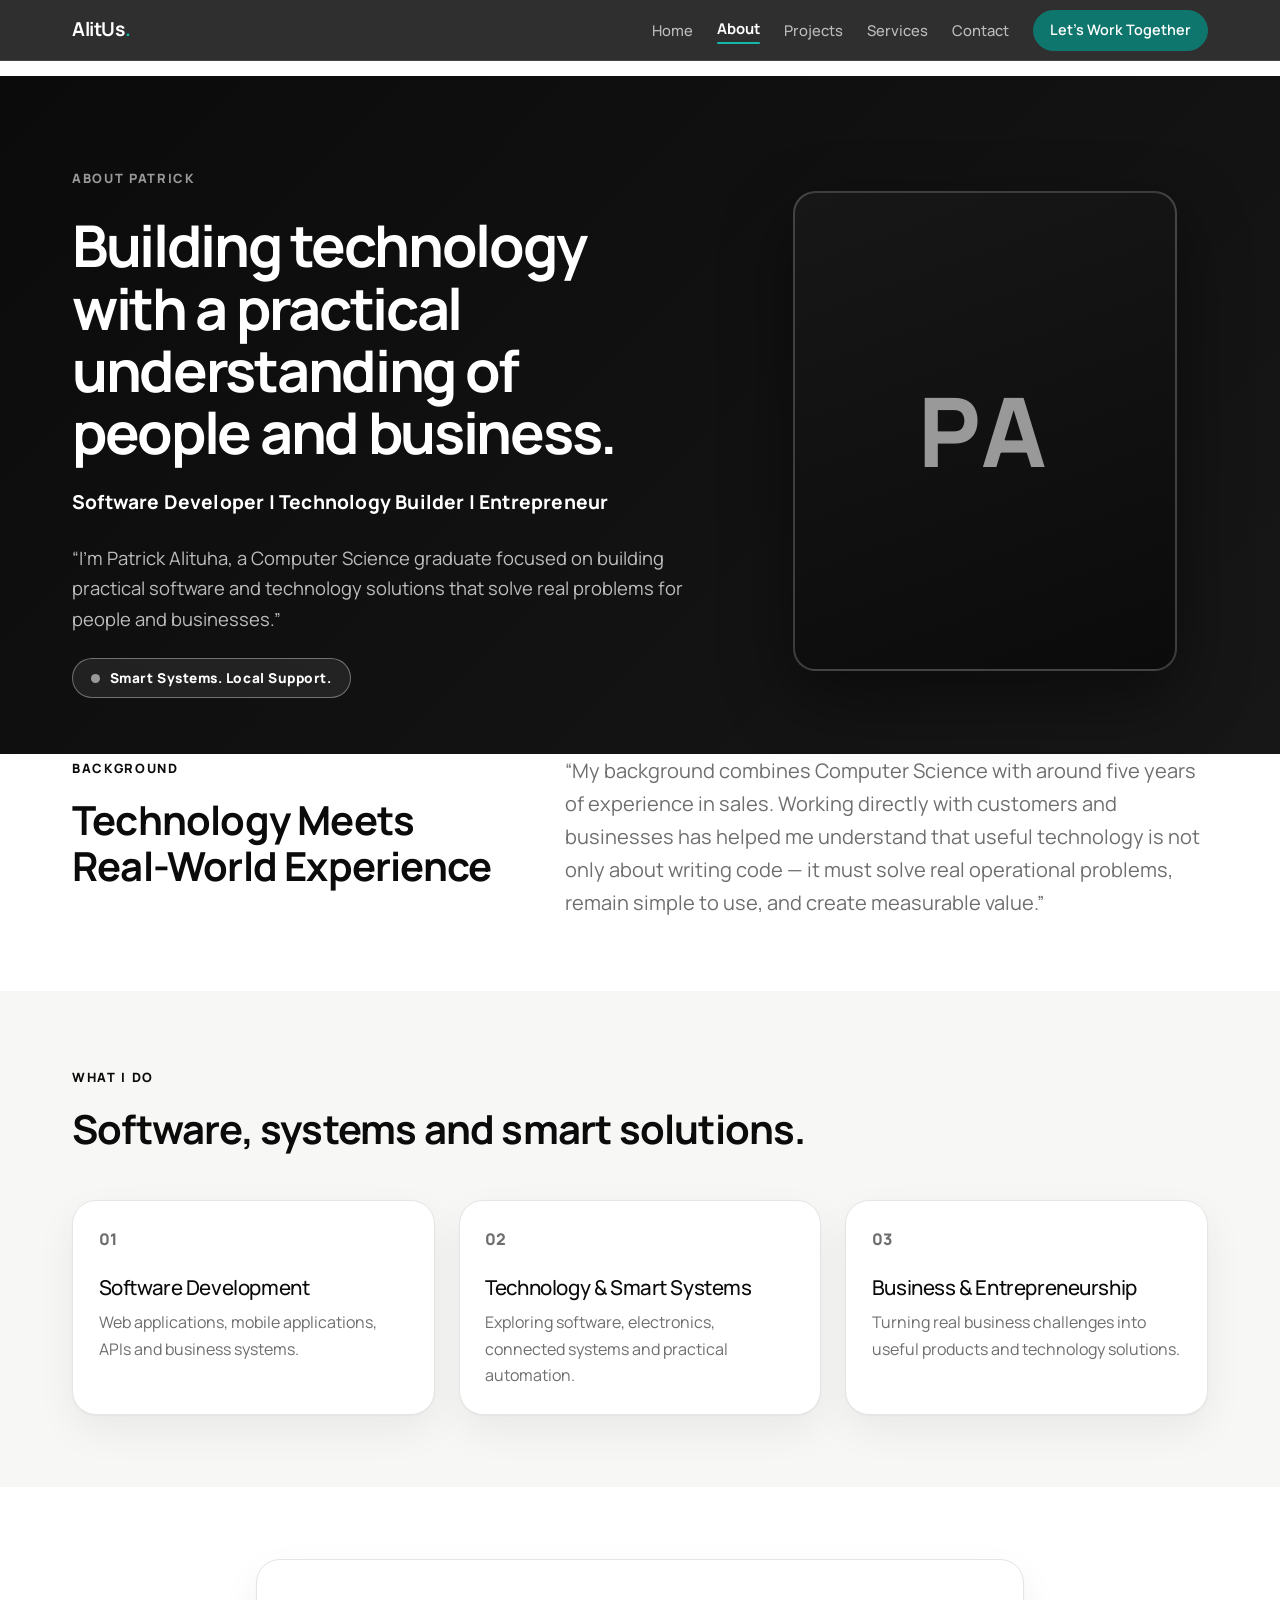
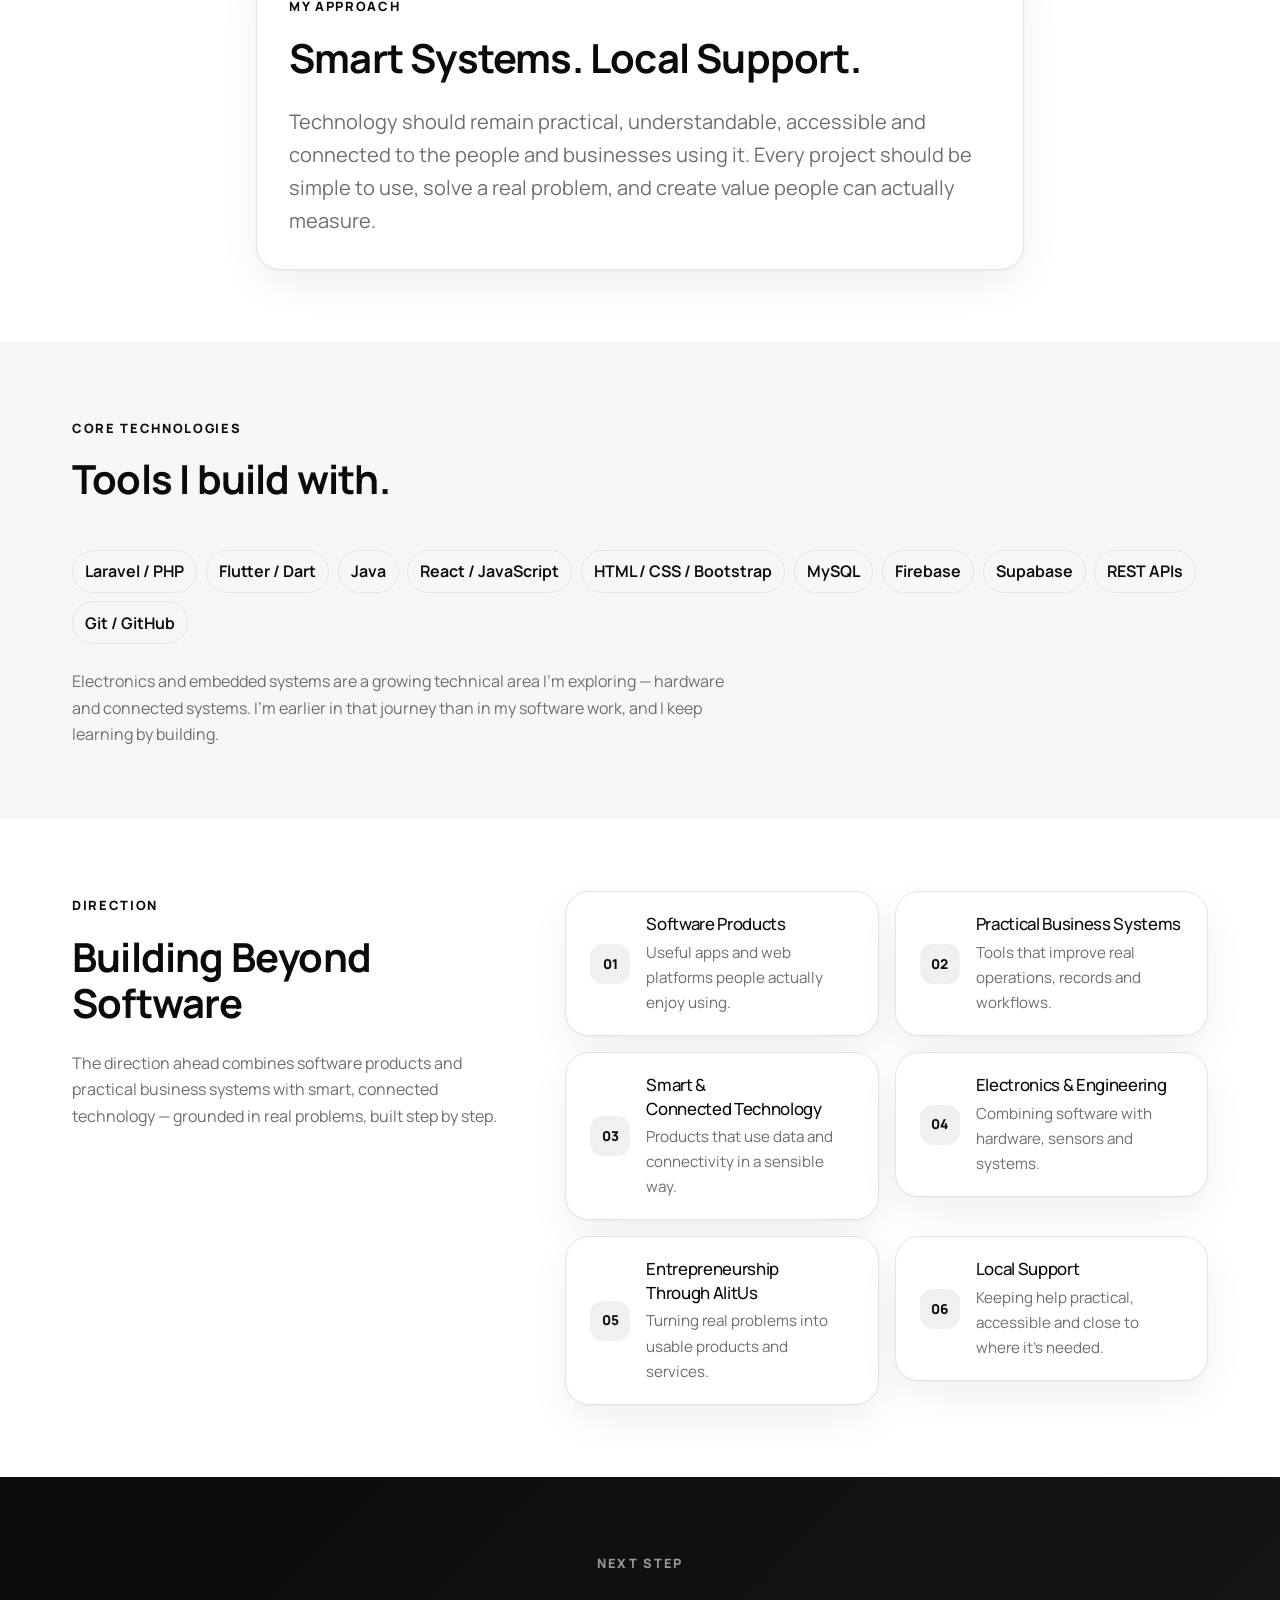
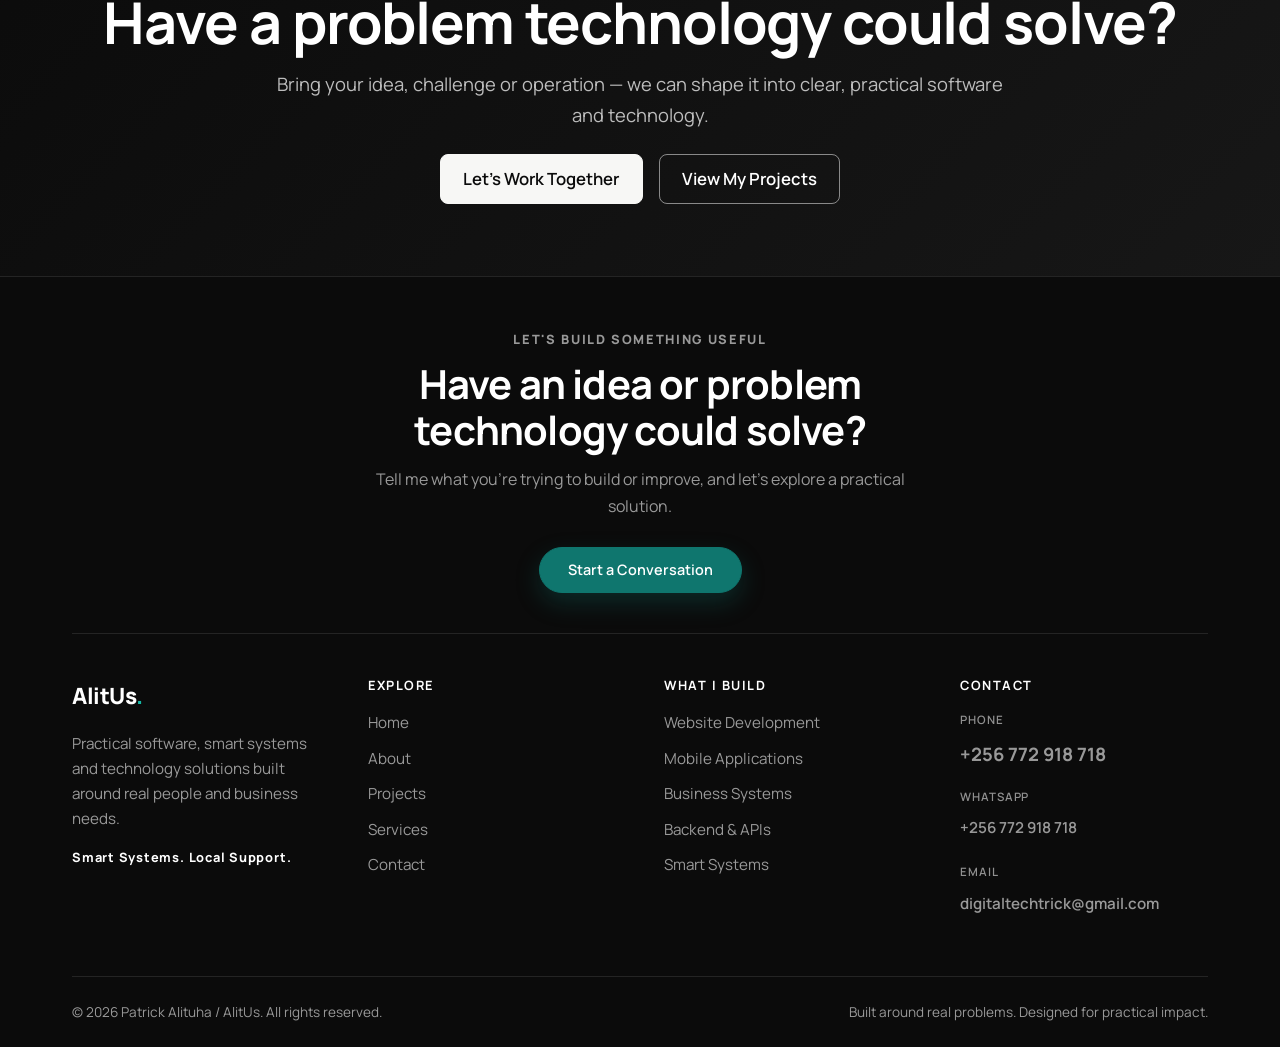
<file: about.html>
<!doctype html>
<html lang="en">
<head>
  <meta charset="utf-8">
  <meta name="viewport" content="width=device-width, initial-scale=1">
  <title>About Patrick Alituha | AlitUs</title>
  <meta name="description" content="Patrick Alituha is a software developer and technology builder with a Computer Science background, hands-on business experience and an entrepreneurial mindset.">
  <meta name="theme-color" content="#0B0B0B">
  <link rel="canonical" href="https://digitaltechtrick.github.io/alitus/about.html">
  <link rel="icon" href="data:image/svg+xml,%3Csvg xmlns='http://www.w3.org/2000/svg' viewBox='0 0 64 64'%3E%3Crect width='64' height='64' rx='14' fill='%230F766E'/%3E%3Ctext x='32' y='45' font-family='Arial,Helvetica,sans-serif' font-size='40' font-weight='700' text-anchor='middle' fill='%23FFFFFF'%3EA%3C/text%3E%3C/svg%3E">
  <meta property="og:type" content="website">
  <meta property="og:site_name" content="AlitUs">
  <meta property="og:title" content="About Patrick Alituha | AlitUs">
  <meta property="og:description" content="Patrick Alituha is a software developer and technology builder with a Computer Science background, hands-on business experience and an entrepreneurial mindset.">
  <meta property="og:url" content="https://digitaltechtrick.github.io/alitus/about.html">
  <meta name="twitter:card" content="summary_large_image">
  <meta name="twitter:title" content="About Patrick Alituha | AlitUs">
  <meta name="twitter:description" content="Patrick Alituha is a software developer and technology builder with a Computer Science background, hands-on business experience and an entrepreneurial mindset.">
  <link rel="preconnect" href="https://cdn.jsdelivr.net">
  <link rel="preconnect" href="https://fonts.googleapis.com">
  <link rel="preconnect" href="https://fonts.gstatic.com" crossorigin>
  <link href="https://fonts.googleapis.com/css2?family=Manrope:wght@200..800&display=swap" rel="stylesheet">
  <link href="https://cdn.jsdelivr.net/npm/bootstrap@5.3.8/dist/css/bootstrap.min.css" rel="stylesheet" integrity="sha384-sRIl4kxILFvY47J16cr9ZwB07vP4J8+LH7qKQnuqkuIAvNWLzeN8tE5YBujZqJLB" crossorigin="anonymous">
  <link rel="stylesheet" href="assets/css/style.css">
</head>
<body>
  <nav class="navbar navbar-expand-lg navbar-dark fixed-top site-nav" aria-label="Main navigation">
    <div class="container">
      <!--
        BRAND WORDMARK (shared header)
        Current text mark: AlitUs + dot. When the final logo is ready, replace the text
        inside this link with: <img src="assets/images/brand/alitus-logo.svg" alt="AlitUs">
        (details in CONTENT_CHECKLIST.md). Inert CSS below already sizes it to fit.
      -->
      <a class="navbar-brand fw-bold" href="index.html">AlitUs<span>.</span></a>
      <button class="navbar-toggler border-0" type="button" data-bs-toggle="offcanvas" data-bs-target="#offcanvasNav" aria-controls="offcanvasNav" aria-expanded="false" aria-label="Open navigation menu">
        <span class="navbar-toggler-icon"></span>
      </button>
      <div class="collapse navbar-collapse" id="desktopNav">
        <ul class="navbar-nav ms-auto align-items-lg-center gap-lg-2">
          <li class="nav-item"><a class="nav-link" href="index.html">Home</a></li>
          <li class="nav-item"><a class="nav-link active" aria-current="page" href="about.html">About</a></li>
          <li class="nav-item"><a class="nav-link" href="projects.html">Projects</a></li>
          <li class="nav-item"><a class="nav-link" href="services.html">Services</a></li>
          <li class="nav-item"><a class="nav-link" href="contact.html">Contact</a></li>
          <li class="nav-item ms-lg-2"><a class="btn btn-brand btn-sm px-3" href="contact.html">Let's Work Together</a></li>
        </ul>
      </div>
    </div>
  </nav>

  <div class="offcanvas offcanvas-end site-offcanvas" tabindex="-1" id="offcanvasNav" aria-labelledby="offcanvasNavLabel">
    <div class="offcanvas-header">
      <!-- BRAND WORDMARK (offcanvas panel): swap for the logo mark when ready — assets/images/brand/alitus-logo-mark.svg -->
      <div class="offcanvas-title" id="offcanvasNavLabel">AlitUs<span>.</span></div>
      <button type="button" class="btn-close btn-close-white" data-bs-dismiss="offcanvas" aria-label="Close navigation menu"></button>
    </div>
    <div class="offcanvas-body">
      <!-- EDIT: BRAND_TAGLINE (also used on the homepage hero context line) -->
      <p class="site-offcanvas-phrase">Smart Systems. Local Support.</p>
      <nav aria-label="Offcanvas navigation">
        <ul class="site-offcanvas-nav list-unstyled mb-0">
          <li><a href="index.html">Home</a></li>
          <li><a class="active" aria-current="page" href="about.html">About</a></li>
          <li><a href="projects.html">Projects</a></li>
          <li><a href="services.html">Services</a></li>
          <li><a href="contact.html">Contact</a></li>
        </ul>
      </nav>
      <a class="btn btn-brand site-offcanvas-cta w-100" href="contact.html">Let's Work Together</a>
      <p class="site-offcanvas-sub">Quick Contact</p>
      <ul class="site-offcanvas-contact list-unstyled mb-0">
        <li>
          <span>Call</span>
          <a href="tel:+256772918718" aria-label="Call +256 772 918 718">+256 772 918 718</a>
        </li>
        <li>
          <span>WhatsApp</span>
          <a href="https://wa.me/256772918718" target="_blank" rel="noopener noreferrer" aria-label="WhatsApp +256 772 918 718">+256 772 918 718</a>
        </li>
        <li>
          <span>Email</span>
          <a href="mailto:digitaltechtrick@gmail.com" aria-label="Email digitaltechtrick@gmail.com">digitaltechtrick@gmail.com</a>
        </li>
      </ul>
    </div>
  </div>

  <main class="page-main">
    <section class="page-hero about-hero">
      <div class="container">
        <div class="row align-items-center g-5">
          <!-- CONTENT: HERO -->
          <div class="col-lg-7">
            <span class="eyebrow">About Patrick</span>
            <h1 class="display-3 fw-bold mt-4 mb-4">Building technology with a practical understanding of people and business.</h1>
            <!-- EDIT: ABOUT_PROFESSIONAL_TITLE (role line) -->
            <p class="about-role mb-4">Software Developer | Technology Builder | Entrepreneur</p>
            <!-- EDIT: ABOUT_INTRODUCTION (personal summary) -->
            <p class="lead text-soft max-copy mb-4" data-content-key="about-intro">“I'm Patrick Alituha, a Computer Science graduate focused on building practical software and technology solutions that solve real problems for people and businesses.”</p>
            <span class="about-tagline"><span class="about-tagline-dot" aria-hidden="true"></span>Smart Systems. Local Support.</span>
          </div>
          <div class="col-lg-5">
            <!--
              CONTENT ASSET:
              Profile photograph (portrait crop, object-fit: cover, aspect 4/5)
              Expected path: assets/images/profile/patrick-alituha.jpg
              Recommended: portrait, minimum ~1000px tall (this page reserves 640x800).
              Until supplied, the neutral "PA" monogram placeholder below is shown.
            -->
            <div class="about-photo-wrap">
              <div class="about-photo-glow" aria-hidden="true"></div>
              <div class="about-photo-holder" role="img" aria-label="Placeholder portrait for Patrick Alituha">PA</div>
            </div>
          </div>
        </div>
      </div>
    </section>
    <!-- /CONTENT: HERO -->

    <!-- CONTENT: BACKGROUND_STORY -->
    <!-- FUTURE CONTENT: EDUCATION_DETAILS (university, degree emphasis, graduation year — add to the background story) -->
    <section id="background" class="section-padding pt-0">
      <div class="container">
        <div class="row g-4 g-lg-5 align-items-start">
          <div class="col-lg-5">
            <span class="eyebrow">Background</span>
            <h2 class="display-5 fw-bold mt-3 mb-lg-0">Technology Meets Real-World Experience</h2>
          </div>
          <div class="col-lg-7">
            <!-- EDIT: BACKGROUND_STORY_TEXT (sales + CS background quote) -->
            <p class="fs-5 text-secondary mb-0" data-content-key="about-background">“My background combines Computer Science with around five years of experience in sales. Working directly with customers and businesses has helped me understand that useful technology is not only about writing code — it must solve real operational problems, remain simple to use, and create measurable value.”</p>
          </div>
        </div>
      </div>
    </section>
    <!-- /CONTENT: BACKGROUND_STORY -->

    <!-- CONTENT: WHAT_I_DO -->
    <section id="what-i-do" class="section-padding bg-light-subtle">
      <div class="container">
        <div class="mb-5">
          <span class="eyebrow">What I Do</span>
          <h2 class="display-5 fw-bold mt-3 mb-0">Software, systems and smart solutions.</h2>
        </div>
        <div class="row g-4">
          <div class="col-md-4">
            <div class="service-card h-100">
              <span>01</span>
              <h2 class="h3">Software Development</h2>
              <p>Web applications, mobile applications, APIs and business systems.</p>
            </div>
          </div>
          <div class="col-md-4">
            <div class="service-card h-100">
              <span>02</span>
              <h2 class="h3">Technology & Smart Systems</h2>
              <p>Exploring software, electronics, connected systems and practical automation.</p>
            </div>
          </div>
          <div class="col-md-4">
            <div class="service-card h-100">
              <span>03</span>
              <h2 class="h3">Business & Entrepreneurship</h2>
              <p>Turning real business challenges into useful products and technology solutions.</p>
            </div>
          </div>
        </div>
      </div>
    </section>
    <!-- /CONTENT: WHAT_I_DO -->

    <!-- CONTENT: APPROACH -->
    <section id="approach" class="section-padding">
      <div class="container">
        <div class="bento-card about-approach p-4 p-md-5">
          <span class="eyebrow">My Approach</span>
          <h2 class="display-5 fw-bold mt-3 mb-4">Smart Systems. Local Support.</h2>
          <p class="fs-5 text-secondary max-copy mb-0">Technology should remain practical, understandable, accessible and connected to the people and businesses using it. Every project should be simple to use, solve a real problem, and create value people can actually measure.</p>
        </div>
      </div>
    </section>
    <!-- /CONTENT: APPROACH -->

    <!-- CONTENT: TECHNOLOGIES -->
    <section id="technologies" class="section-padding bg-light-subtle">
      <div class="container">
        <div class="mb-5">
          <span class="eyebrow">Core Technologies</span>
          <h2 class="display-5 fw-bold mt-3 mb-0">Tools I build with.</h2>
        </div>
        <div class="stack-list">
          <span>Laravel / PHP</span>
          <span>Flutter / Dart</span>
          <span>Java</span>
          <span>React / JavaScript</span>
          <span>HTML / CSS / Bootstrap</span>
          <span>MySQL</span>
          <span>Firebase</span>
          <span>Supabase</span>
          <span>REST APIs</span>
          <span>Git / GitHub</span>
        </div>
        <!-- EDIT: TECHNOLOGIES_NOTE (electronics / embedded systems blurb) -->
        <p class="text-secondary mt-4 mb-0 max-copy">Electronics and embedded systems are a growing technical area I'm exploring — hardware and connected systems. I'm earlier in that journey than in my software work, and I keep learning by building.</p>
      </div>
    </section>
    <!-- /CONTENT: TECHNOLOGIES -->

    <!-- CONTENT: DIRECTION -->
    <section id="direction" class="section-padding">
      <div class="container">
        <div class="row g-4 g-lg-5 align-items-start">
          <div class="col-lg-5">
            <span class="eyebrow">Direction</span>
            <h2 class="display-5 fw-bold mt-3 mb-0">Building Beyond Software</h2>
            <p class="text-secondary mt-4 mb-0">The direction ahead combines software products and practical business systems with smart, connected technology — grounded in real problems, built step by step.</p>
          </div>
          <div class="col-lg-7">
            <div class="row g-3">
              <div class="col-md-6">
                <div class="about-card"><span class="about-card-num">01</span><div><h3 class="h4 about-card-title">Software Products</h3><p class="about-card-text">Useful apps and web platforms people actually enjoy using.</p></div></div>
              </div>
              <div class="col-md-6">
                <div class="about-card"><span class="about-card-num">02</span><div><h3 class="h4 about-card-title">Practical Business Systems</h3><p class="about-card-text">Tools that improve real operations, records and workflows.</p></div></div>
              </div>
              <div class="col-md-6">
                <div class="about-card"><span class="about-card-num">03</span><div><h3 class="h4 about-card-title">Smart & Connected Technology</h3><p class="about-card-text">Products that use data and connectivity in a sensible way.</p></div></div>
              </div>
              <div class="col-md-6">
                <div class="about-card"><span class="about-card-num">04</span><div><h3 class="h4 about-card-title">Electronics & Engineering</h3><p class="about-card-text">Combining software with hardware, sensors and systems.</p></div></div>
              </div>
              <div class="col-md-6">
                <div class="about-card"><span class="about-card-num">05</span><div><h3 class="h4 about-card-title">Entrepreneurship Through AlitUs</h3><p class="about-card-text">Turning real problems into usable products and services.</p></div></div>
              </div>
              <div class="col-md-6">
                <div class="about-card"><span class="about-card-num">06</span><div><h3 class="h4 about-card-title">Local Support</h3><p class="about-card-text">Keeping help practical, accessible and close to where it's needed.</p></div></div>
              </div>
            </div>
          </div>
        </div>
      </div>
    </section>
    <!-- /CONTENT: DIRECTION -->

    <!-- CONTENT: ABOUT_CTA -->
    <section class="cta-section section-padding">
      <div class="container text-center">
        <span class="eyebrow">Next Step</span>
        <h2 class="display-4 fw-bold my-3">Have a problem technology could solve?</h2>
        <p class="lead text-soft mx-auto max-copy">Bring your idea, challenge or operation — we can shape it into clear, practical software and technology.</p>
        <div class="d-flex flex-wrap gap-3 justify-content-center mt-4">
          <a href="contact.html" class="btn btn-light btn-lg">Let's Work Together</a>
          <a href="projects.html" class="btn btn-outline-light btn-lg">View My Projects</a>
        </div>
      </div>
    </section>
    <!-- /CONTENT: ABOUT_CTA -->
  </main>

  <footer class="site-footer">
    <div class="container">
      <!-- CONTENT: FOOTER_CTA -->
      <div class="site-footer-cta">
        <span class="eyebrow">Let's build something useful</span>
        <h2 class="site-footer-cta-title">Have an idea or problem technology could solve?</h2>
        <p class="site-footer-cta-text">Tell me what you're trying to build or improve, and let's explore a practical solution.</p>
        <a class="btn btn-brand site-footer-cta-btn" href="contact.html">Start a Conversation</a>
      </div>
      <!-- /CONTENT: FOOTER_CTA -->
      <!-- CONTENT: FOOTER_COLUMNS -->
      <!-- FUTURE SOCIAL: LinkedIn, GitHub, X, Facebook or other AlitUs profiles — add icons/links here once URLs are supplied. -->
      <div class="row g-4 g-lg-5 site-footer-cols">
        <div class="col-12 col-lg-3">
          <!--
            BRAND WORDMARK (shared footer)
            Replace the text with the final logo when ready:
            <img src="assets/images/brand/alitus-logo.svg" alt="AlitUs">
            (details in CONTENT_CHECKLIST.md).
          -->
          <a class="site-footer-logo" href="index.html">AlitUs<span>.</span></a>
          <p class="site-footer-about mt-3 mb-0">Practical software, smart systems and technology solutions built around real people and business needs.</p>
          <p class="site-footer-phrase mt-3">Smart Systems. Local Support.</p>
        </div>
        <div class="col-6 col-lg-3">
          <h2 class="site-footer-heading">Explore</h2>
          <ul class="site-footer-links list-unstyled mb-0">
            <li><a href="index.html">Home</a></li>
            <li><a href="about.html">About</a></li>
            <li><a href="projects.html">Projects</a></li>
            <li><a href="services.html">Services</a></li>
            <li><a href="contact.html">Contact</a></li>
          </ul>
        </div>
        <div class="col-6 col-lg-3">
          <h2 class="site-footer-heading">What I Build</h2>
          <ul class="site-footer-links list-unstyled mb-0">
            <li><a href="services.html#services">Website Development</a></li>
            <li><a href="services.html#services">Mobile Applications</a></li>
            <li><a href="services.html#services">Business Systems</a></li>
            <li><a href="services.html#services">Backend &amp; APIs</a></li>
            <li><a href="services.html#services">Smart Systems</a></li>
          </ul>
        </div>
        <div class="col-12 col-lg-3">
          <!-- EDIT: FOOTER_CONTACT_DETAILS (phone / WhatsApp / email) -->
          <h2 class="site-footer-heading">Contact</h2>
          <ul class="site-footer-links list-unstyled mb-0">
            <li>
              <span class="site-footer-label">Phone</span>
              <a class="site-footer-phone" href="tel:+256772918718" aria-label="Call +256 772 918 718">+256 772 918 718</a>
            </li>
            <li>
              <span class="site-footer-label">WhatsApp</span>
              <a class="site-footer-contact" href="https://wa.me/256772918718" target="_blank" rel="noopener noreferrer" aria-label="WhatsApp +256 772 918 718">+256 772 918 718</a>
            </li>
            <li>
              <span class="site-footer-label">Email</span>
              <a class="site-footer-contact" href="mailto:digitaltechtrick@gmail.com" aria-label="Email digitaltechtrick@gmail.com">digitaltechtrick@gmail.com</a>
            </li>
          </ul>
        </div>
      </div>
      <!-- /CONTENT: FOOTER_COLUMNS -->
      <div class="site-footer-bottom">
        <p class="site-footer-copy mb-0">© <span id="currentYear"></span> Patrick Alituha / AlitUs. All rights reserved.</p>
        <p class="site-footer-built mb-0">Built around real problems. Designed for practical impact.</p>
      </div>
    </div>
  </footer>

  <script src="https://cdn.jsdelivr.net/npm/bootstrap@5.3.8/dist/js/bootstrap.bundle.min.js" integrity="sha384-FKyoEForCGlyvwx9Hj09JcYn3nv7wiPVlz7YYwJrWVcXK/BmnVDxM+D2scQbITxI" crossorigin="anonymous"></script>
  <script src="assets/js/main.js"></script>
</body>
</html>
</file>
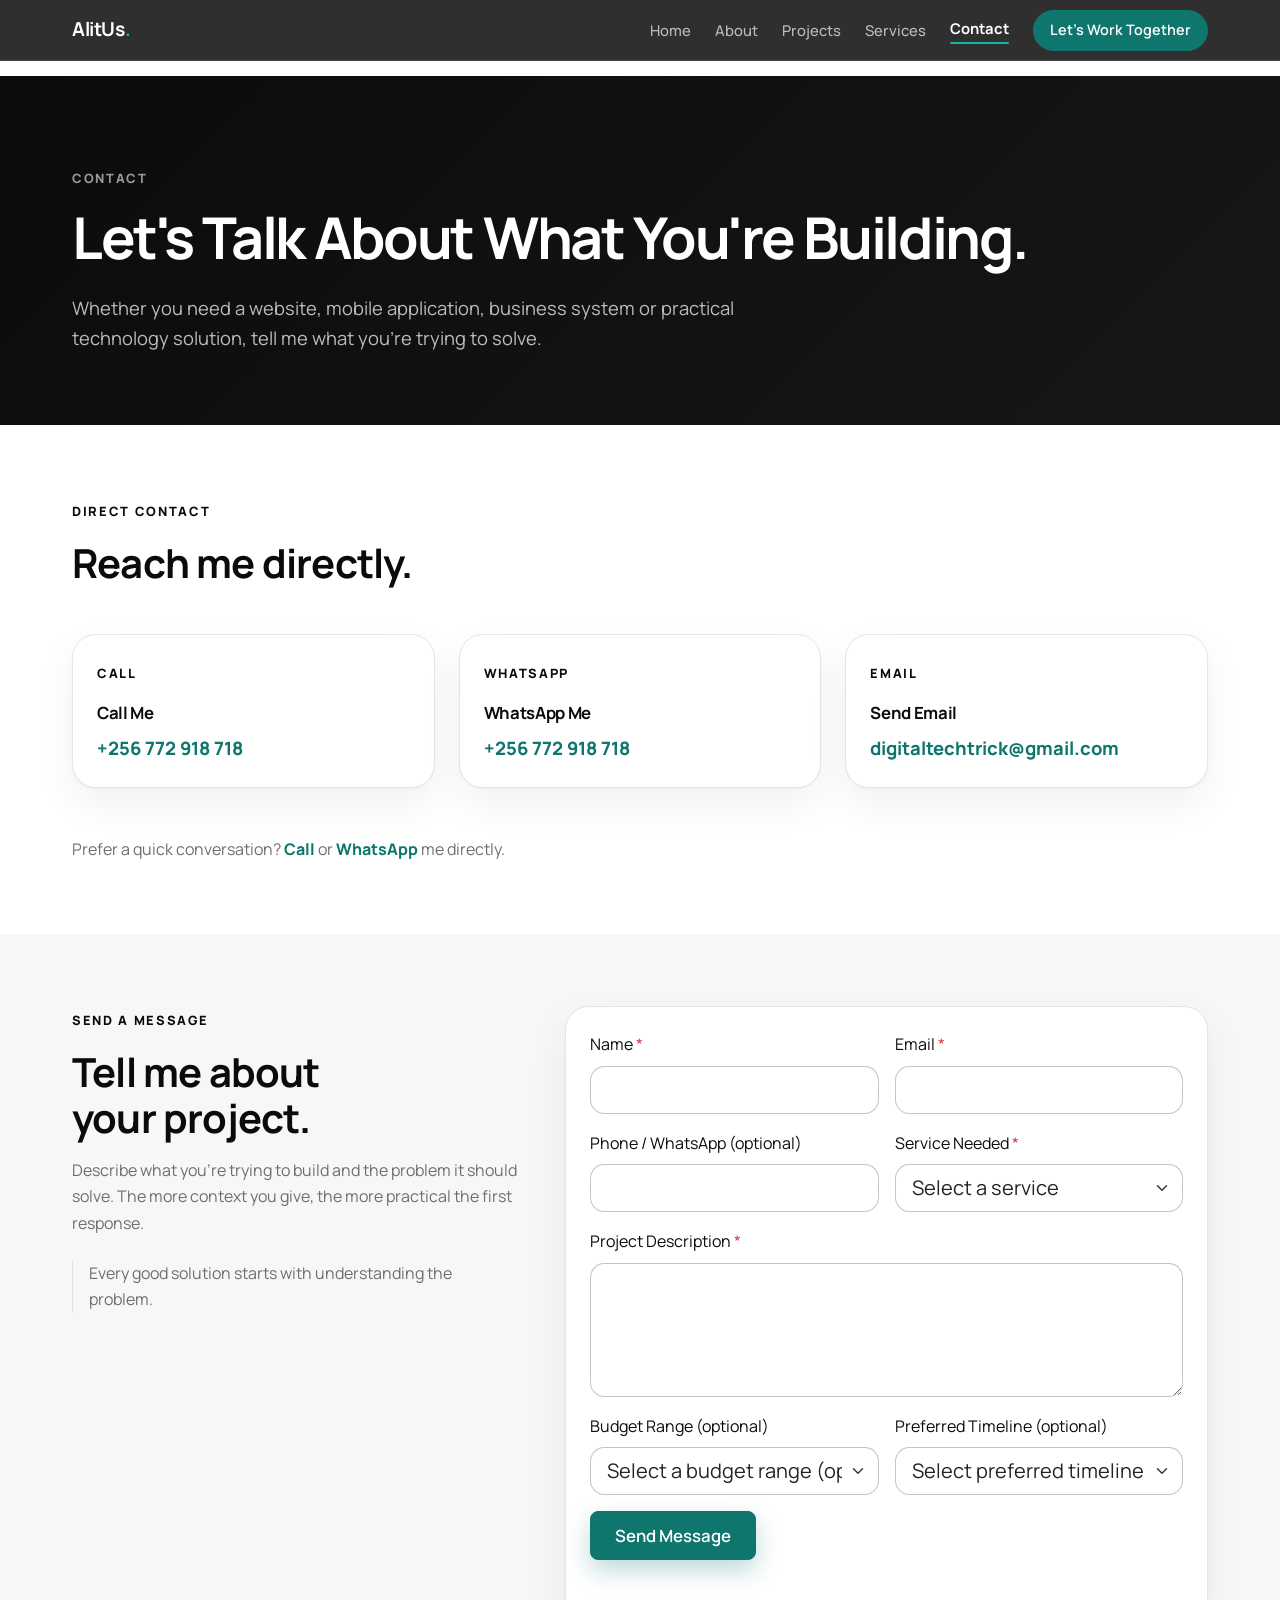
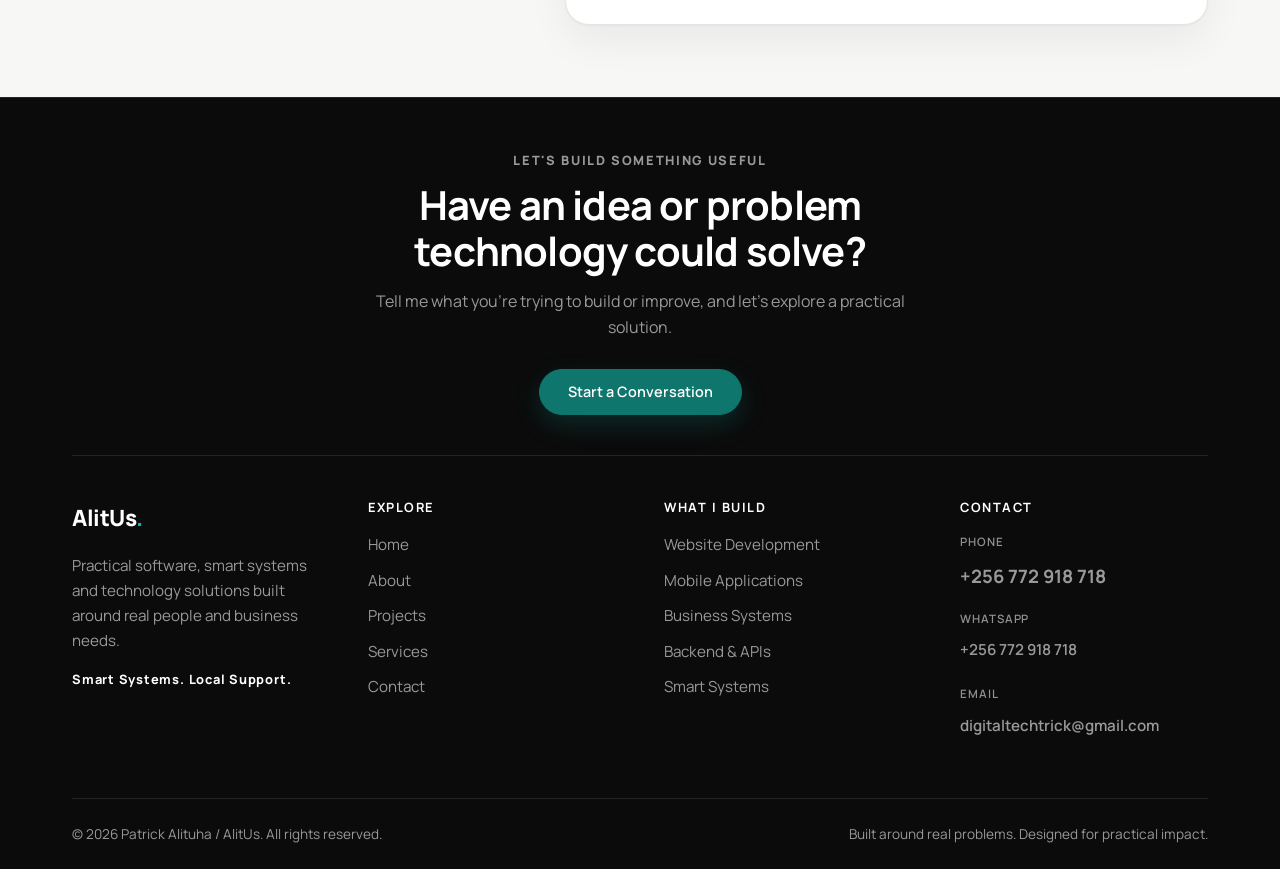
<file: contact.html>
<!doctype html>
<html lang="en">
<head>
  <meta charset="utf-8">
  <meta name="viewport" content="width=device-width, initial-scale=1">
  <title>Contact | AlitUs — Patrick Alituha</title>
  <meta name="description" content="Contact Patrick Alituha / AlitUs about software and technology projects by phone, WhatsApp or email.">
  <meta name="theme-color" content="#0B0B0B">
  <link rel="canonical" href="https://digitaltechtrick.github.io/alitus/contact.html">
  <link rel="icon" href="data:image/svg+xml,%3Csvg xmlns='http://www.w3.org/2000/svg' viewBox='0 0 64 64'%3E%3Crect width='64' height='64' rx='14' fill='%230F766E'/%3E%3Ctext x='32' y='45' font-family='Arial,Helvetica,sans-serif' font-size='40' font-weight='700' text-anchor='middle' fill='%23FFFFFF'%3EA%3C/text%3E%3C/svg%3E">
  <meta property="og:type" content="website">
  <meta property="og:site_name" content="AlitUs">
  <meta property="og:title" content="Contact | AlitUs — Patrick Alituha">
  <meta property="og:description" content="Contact Patrick Alituha / AlitUs about software and technology projects by phone, WhatsApp or email.">
  <meta property="og:url" content="https://digitaltechtrick.github.io/alitus/contact.html">
  <meta name="twitter:card" content="summary_large_image">
  <meta name="twitter:title" content="Contact | AlitUs — Patrick Alituha">
  <meta name="twitter:description" content="Contact Patrick Alituha / AlitUs about software and technology projects by phone, WhatsApp or email.">
  <link rel="preconnect" href="https://cdn.jsdelivr.net">
  <link rel="preconnect" href="https://fonts.googleapis.com">
  <link rel="preconnect" href="https://fonts.gstatic.com" crossorigin>
  <link href="https://fonts.googleapis.com/css2?family=Manrope:wght@200..800&display=swap" rel="stylesheet">
  <link href="https://cdn.jsdelivr.net/npm/bootstrap@5.3.8/dist/css/bootstrap.min.css" rel="stylesheet" integrity="sha384-sRIl4kxILFvY47J16cr9ZwB07vP4J8+LH7qKQnuqkuIAvNWLzeN8tE5YBujZqJLB" crossorigin="anonymous">
  <link rel="stylesheet" href="assets/css/style.css">
</head>
<body>
  <nav class="navbar navbar-expand-lg navbar-dark fixed-top site-nav" aria-label="Main navigation">
    <div class="container">
      <!--
        BRAND WORDMARK (shared header)
        Current text mark: AlitUs + dot. When the final logo is ready, replace the text
        inside this link with: <img src="assets/images/brand/alitus-logo.svg" alt="AlitUs">
        (details in CONTENT_CHECKLIST.md). Inert CSS below already sizes it to fit.
      -->
      <a class="navbar-brand fw-bold" href="index.html">AlitUs<span>.</span></a>
      <button class="navbar-toggler border-0" type="button" data-bs-toggle="offcanvas" data-bs-target="#offcanvasNav" aria-controls="offcanvasNav" aria-expanded="false" aria-label="Open navigation menu">
        <span class="navbar-toggler-icon"></span>
      </button>
      <div class="collapse navbar-collapse" id="desktopNav">
        <ul class="navbar-nav ms-auto align-items-lg-center gap-lg-2">
          <li class="nav-item"><a class="nav-link" href="index.html">Home</a></li>
          <li class="nav-item"><a class="nav-link" href="about.html">About</a></li>
          <li class="nav-item"><a class="nav-link" href="projects.html">Projects</a></li>
          <li class="nav-item"><a class="nav-link" href="services.html">Services</a></li>
          <li class="nav-item"><a class="nav-link active" aria-current="page" href="contact.html">Contact</a></li>
          <li class="nav-item ms-lg-2"><a class="btn btn-brand btn-sm px-3" href="contact.html">Let's Work Together</a></li>
        </ul>
      </div>
    </div>
  </nav>

  <div class="offcanvas offcanvas-end site-offcanvas" tabindex="-1" id="offcanvasNav" aria-labelledby="offcanvasNavLabel">
    <div class="offcanvas-header">
      <!-- BRAND WORDMARK (offcanvas panel): swap for the logo mark when ready — assets/images/brand/alitus-logo-mark.svg -->
      <div class="offcanvas-title" id="offcanvasNavLabel">AlitUs<span>.</span></div>
      <button type="button" class="btn-close btn-close-white" data-bs-dismiss="offcanvas" aria-label="Close navigation menu"></button>
    </div>
    <div class="offcanvas-body">
      <!-- EDIT: BRAND_TAGLINE (also used on the homepage hero context line) -->
      <p class="site-offcanvas-phrase">Smart Systems. Local Support.</p>
      <nav aria-label="Offcanvas navigation">
        <ul class="site-offcanvas-nav list-unstyled mb-0">
          <li><a href="index.html">Home</a></li>
          <li><a href="about.html">About</a></li>
          <li><a href="projects.html">Projects</a></li>
          <li><a href="services.html">Services</a></li>
          <li><a class="active" aria-current="page" href="contact.html">Contact</a></li>
        </ul>
      </nav>
      <a class="btn btn-brand site-offcanvas-cta w-100" href="contact.html">Let's Work Together</a>
      <p class="site-offcanvas-sub">Quick Contact</p>
      <ul class="site-offcanvas-contact list-unstyled mb-0">
        <li>
          <span>Call</span>
          <a href="tel:+256772918718" aria-label="Call +256 772 918 718">+256 772 918 718</a>
        </li>
        <li>
          <span>WhatsApp</span>
          <a href="https://wa.me/256772918718" target="_blank" rel="noopener noreferrer" aria-label="WhatsApp +256 772 918 718">+256 772 918 718</a>
        </li>
        <li>
          <span>Email</span>
          <a href="mailto:digitaltechtrick@gmail.com" aria-label="Email digitaltechtrick@gmail.com">digitaltechtrick@gmail.com</a>
        </li>
      </ul>
    </div>
  </div>

  <main class="page-main">
    <!-- CONTENT: CONTACT_HERO -->
    <section class="page-hero contact-hero">
      <div class="container">
        <span class="eyebrow">Contact</span>
        <h1 class="display-3 fw-bold mt-3 mb-4">Let's Talk About What You're Building.</h1>
        <p class="lead text-soft max-copy">Whether you need a website, mobile application, business system or practical technology solution, tell me what you're trying to solve.</p>
      </div>
    </section>
    <!-- /CONTENT: CONTACT_HERO -->

    <!-- CONTENT: CONTACT_DIRECT_OPTIONS -->
    <section id="contact" class="section-padding">
      <div class="container">
        <div class="mb-5">
          <span class="eyebrow">Direct Contact</span>
          <h2 class="display-5 fw-bold mt-3 mb-0">Reach me directly.</h2>
        </div>
        <div class="row g-4">
          <div class="col-md-4">
            <article class="bento-card p-4 h-100 contact-card">
              <span class="eyebrow">Call</span>
              <h3 class="h4 fw-bold mt-3 mb-2">Call Me</h3>
              <a class="text-link" href="tel:+256772918718" aria-label="Call +256 772 918 718">+256 772 918 718</a>
            </article>
          </div>
          <div class="col-md-4">
            <article class="bento-card p-4 h-100 contact-card">
              <span class="eyebrow">WhatsApp</span>
              <h3 class="h4 fw-bold mt-3 mb-2">WhatsApp Me</h3>
              <a class="text-link" href="https://wa.me/256772918718" target="_blank" rel="noopener noreferrer" aria-label="WhatsApp +256 772 918 718">+256 772 918 718</a>
            </article>
          </div>
          <div class="col-md-4">
            <article class="bento-card p-4 h-100 contact-card">
              <span class="eyebrow">Email</span>
              <h3 class="h4 fw-bold mt-3 mb-2">Send Email</h3>
              <a class="text-link" href="mailto:digitaltechtrick@gmail.com" aria-label="Email digitaltechtrick@gmail.com">digitaltechtrick@gmail.com</a>
            </article>
          </div>
        </div>
        <p class="text-secondary mt-5 mb-0">Prefer a quick conversation? <a class="text-link" href="tel:+256772918718">Call</a> or <a class="text-link" href="https://wa.me/256772918718" target="_blank" rel="noopener noreferrer">WhatsApp</a> me directly.</p>
      </div>
    </section>
    <!-- /CONTENT: CONTACT_DIRECT_OPTIONS -->
    <!-- FUTURE CONTENT: CONTACT_LOCATION (city/area and business hours — once supplied) -->
    <!-- FUTURE SOCIAL: LinkedIn, GitHub, X, Facebook or other AlitUs profiles — add links here once URLs are supplied. -->

    <!-- CONTENT: CONTACT_FORM -->
    <section id="message" class="section-padding bg-light-subtle">
      <div class="container">
        <div class="row g-4 g-lg-5 align-items-start">
          <div class="col-lg-5">
            <span class="eyebrow">Send a Message</span>
            <h2 class="display-5 fw-bold mt-3">Tell me about your project.</h2>
            <p class="text-secondary mt-3">Describe what you're trying to build and the problem it should solve. The more context you give, the more practical the first response.</p>
            <p class="text-secondary border-start ps-3 mt-4 mb-0">Every good solution starts with understanding the problem.</p>
          </div>
          <div class="col-lg-7">
            <!-- EDIT: CONTACT_FORM_BACKEND (posts to Formspree. main.js validates with Bootstrap and submits asynchronously via fetch(); without JavaScript the form falls back to a normal POST) -->
            <form id="contactForm" class="contact-form p-4" action="https://formspree.io/f/mdeojqgj" method="POST" novalidate data-content-key="contact-form">
              <input type="hidden" name="_subject" value="New project inquiry from AlitUs contact form">
              <div class="row g-3">
                <div class="col-md-6">
                  <label for="name" class="form-label">Name <span class="text-danger">*</span></label>
                  <input type="text" class="form-control form-control-lg" id="name" name="name" autocomplete="name" required>
                  <div class="invalid-feedback">Please enter your name.</div>
                </div>
                <div class="col-md-6">
                  <label for="email" class="form-label">Email <span class="text-danger">*</span></label>
                  <input type="email" class="form-control form-control-lg" id="email" name="email" autocomplete="email" inputmode="email" required>
                  <div class="invalid-feedback">Please enter a valid email.</div>
                </div>
                <div class="col-md-6">
                  <label for="phone" class="form-label">Phone / WhatsApp (optional)</label>
                  <input type="tel" class="form-control form-control-lg" id="phone" name="phone" autocomplete="tel">
                </div>
                <div class="col-md-6">
                  <label for="service" class="form-label">Service Needed <span class="text-danger">*</span></label>
                  <select class="form-select form-select-lg" id="service" name="service" required>
                    <option value="">Select a service</option>
                    <option>Website Development</option>
                    <option>Mobile App</option>
                    <option>Business System</option>
                    <option>Backend &amp; API</option>
                    <option>Smart Systems</option>
                    <option>Other</option>
                  </select>
                  <div class="invalid-feedback">Please choose the service you need.</div>
                </div>
                <div class="col-12">
                  <label for="description" class="form-label">Project Description <span class="text-danger">*</span></label>
                  <textarea class="form-control" id="description" name="message" rows="5" required></textarea>
                  <div class="invalid-feedback">Please describe your project.</div>
                </div>
                <div class="col-md-6">
                  <label for="budget" class="form-label">Budget Range (optional)</label>
                  <select class="form-select form-select-lg" id="budget" name="budget">
                    <option value="">Select a budget range (optional)</option>
                    <option>Under $1,000</option>
                    <option>$1,000 – $5,000</option>
                    <option>$5,000 – $10,000</option>
                    <option>$10,000 – $50,000</option>
                    <option>$50,000+</option>
                    <option>Not sure yet</option>
                  </select>
                </div>
                <div class="col-md-6">
                  <label for="timeline" class="form-label">Preferred Timeline (optional)</label>
                  <select class="form-select form-select-lg" id="timeline" name="timeline">
                    <option value="">Select preferred timeline (optional)</option>
                    <option>ASAP</option>
                    <option>Within 1 month</option>
                    <option>1 – 3 months</option>
                    <option>3 – 6 months</option>
                    <option>Flexible</option>
                  </select>
                </div>
                <div class="col-12">
                  <button type="submit" class="btn btn-brand btn-lg px-4">Send Message</button>
                  <div id="formStatus" class="form-status mt-3" role="status" aria-live="polite"></div>
                </div>
              </div>
            </form>
          </div>
        </div>
      </div>
    </section>
    <!-- /CONTENT: CONTACT_FORM -->
  </main>

  <footer class="site-footer">
    <div class="container">
      <!-- CONTENT: FOOTER_CTA -->
      <div class="site-footer-cta">
        <span class="eyebrow">Let's build something useful</span>
        <h2 class="site-footer-cta-title">Have an idea or problem technology could solve?</h2>
        <p class="site-footer-cta-text">Tell me what you're trying to build or improve, and let's explore a practical solution.</p>
        <a class="btn btn-brand site-footer-cta-btn" href="contact.html">Start a Conversation</a>
      </div>
      <!-- /CONTENT: FOOTER_CTA -->
      <!-- CONTENT: FOOTER_COLUMNS -->
      <!-- FUTURE SOCIAL: LinkedIn, GitHub, X, Facebook or other AlitUs profiles — add icons/links here once URLs are supplied. -->
      <div class="row g-4 g-lg-5 site-footer-cols">
        <div class="col-12 col-lg-3">
          <!--
            BRAND WORDMARK (shared footer)
            Replace the text with the final logo when ready:
            <img src="assets/images/brand/alitus-logo.svg" alt="AlitUs">
            (details in CONTENT_CHECKLIST.md).
          -->
          <a class="site-footer-logo" href="index.html">AlitUs<span>.</span></a>
          <p class="site-footer-about mt-3 mb-0">Practical software, smart systems and technology solutions built around real people and business needs.</p>
          <p class="site-footer-phrase mt-3">Smart Systems. Local Support.</p>
        </div>
        <div class="col-6 col-lg-3">
          <h2 class="site-footer-heading">Explore</h2>
          <ul class="site-footer-links list-unstyled mb-0">
            <li><a href="index.html">Home</a></li>
            <li><a href="about.html">About</a></li>
            <li><a href="projects.html">Projects</a></li>
            <li><a href="services.html">Services</a></li>
            <li><a href="contact.html">Contact</a></li>
          </ul>
        </div>
        <div class="col-6 col-lg-3">
          <h2 class="site-footer-heading">What I Build</h2>
          <ul class="site-footer-links list-unstyled mb-0">
            <li><a href="services.html#services">Website Development</a></li>
            <li><a href="services.html#services">Mobile Applications</a></li>
            <li><a href="services.html#services">Business Systems</a></li>
            <li><a href="services.html#services">Backend &amp; APIs</a></li>
            <li><a href="services.html#services">Smart Systems</a></li>
          </ul>
        </div>
        <div class="col-12 col-lg-3">
          <!-- EDIT: FOOTER_CONTACT_DETAILS (phone / WhatsApp / email) -->
          <h2 class="site-footer-heading">Contact</h2>
          <ul class="site-footer-links list-unstyled mb-0">
            <li>
              <span class="site-footer-label">Phone</span>
              <a class="site-footer-phone" href="tel:+256772918718" aria-label="Call +256 772 918 718">+256 772 918 718</a>
            </li>
            <li>
              <span class="site-footer-label">WhatsApp</span>
              <a class="site-footer-contact" href="https://wa.me/256772918718" target="_blank" rel="noopener noreferrer" aria-label="WhatsApp +256 772 918 718">+256 772 918 718</a>
            </li>
            <li>
              <span class="site-footer-label">Email</span>
              <a class="site-footer-contact" href="mailto:digitaltechtrick@gmail.com" aria-label="Email digitaltechtrick@gmail.com">digitaltechtrick@gmail.com</a>
            </li>
          </ul>
        </div>
      </div>
      <!-- /CONTENT: FOOTER_COLUMNS -->
      <div class="site-footer-bottom">
        <p class="site-footer-copy mb-0">© <span id="currentYear"></span> Patrick Alituha / AlitUs. All rights reserved.</p>
        <p class="site-footer-built mb-0">Built around real problems. Designed for practical impact.</p>
      </div>
    </div>
  </footer>

  <script src="https://cdn.jsdelivr.net/npm/bootstrap@5.3.8/dist/js/bootstrap.bundle.min.js" integrity="sha384-FKyoEForCGlyvwx9Hj09JcYn3nv7wiPVlz7YYwJrWVcXK/BmnVDxM+D2scQbITxI" crossorigin="anonymous"></script>
  <script src="assets/js/main.js"></script>
</body>
</html>
</file>
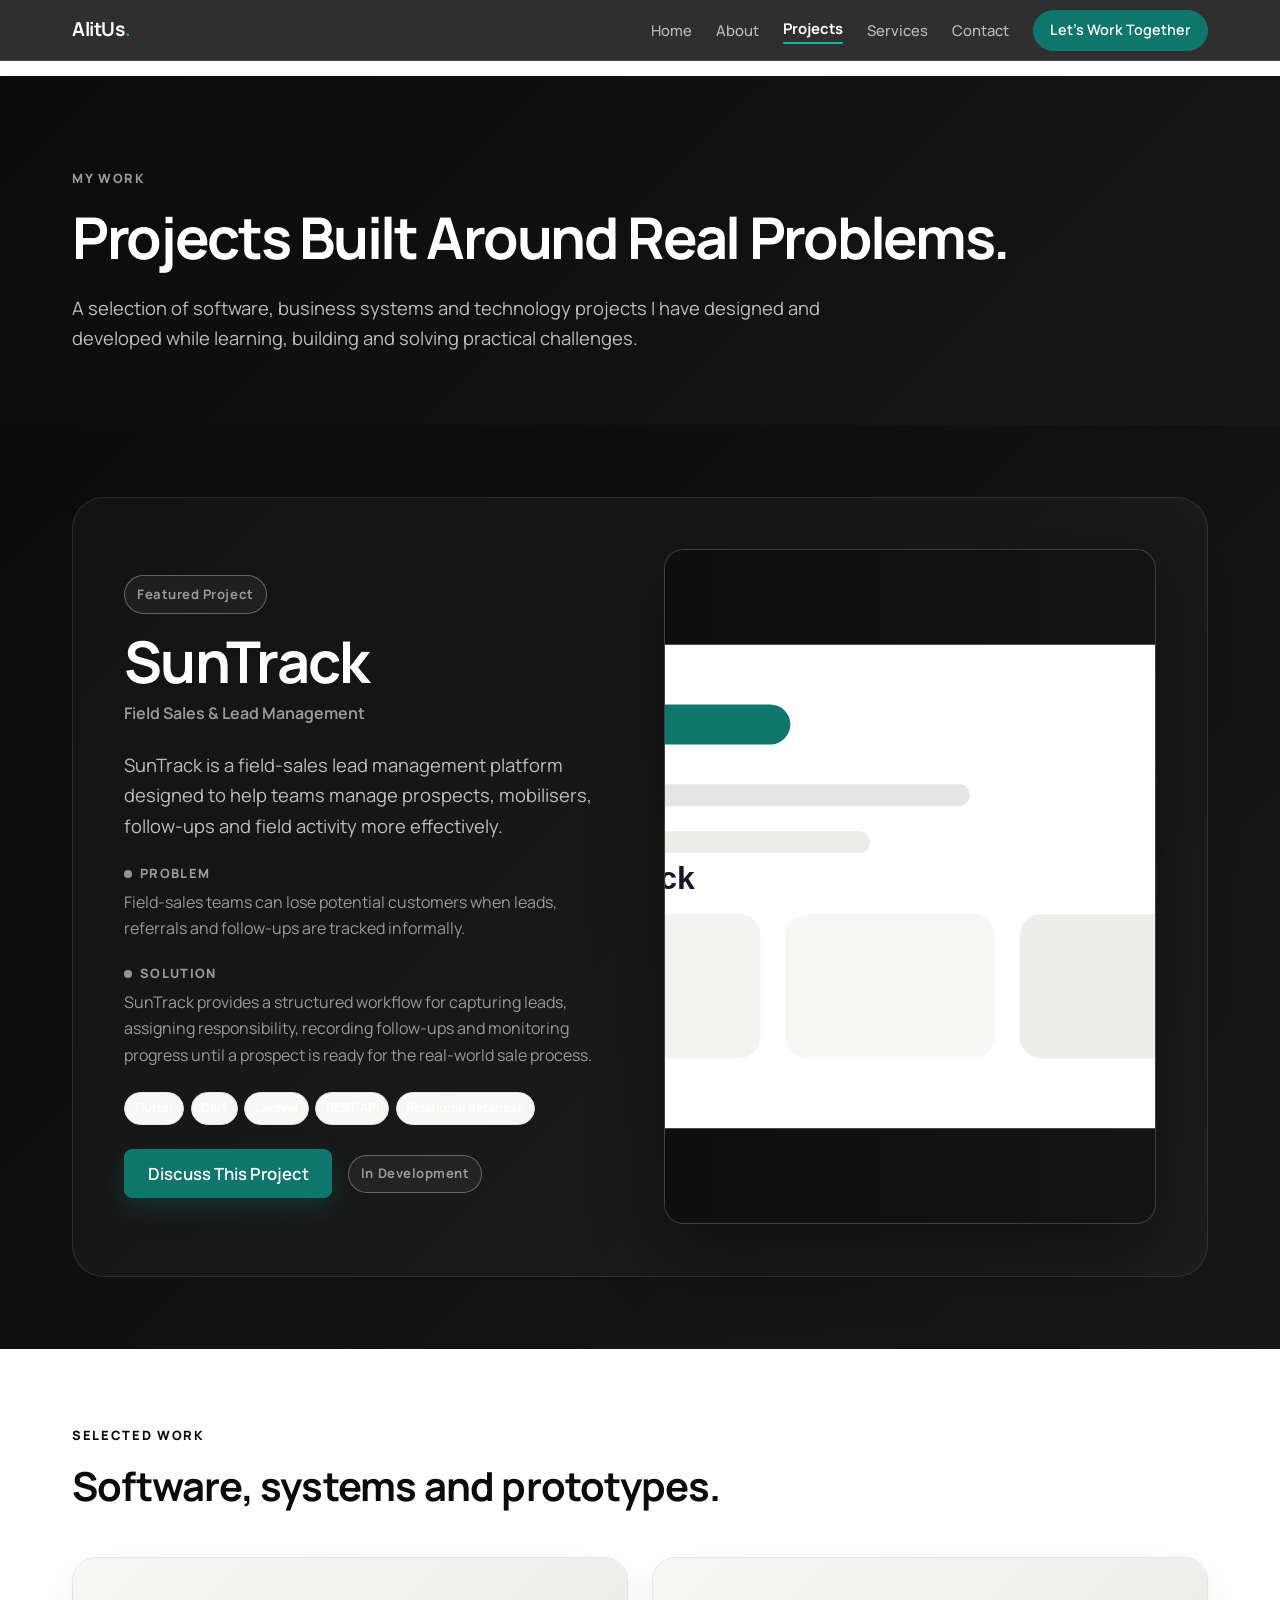
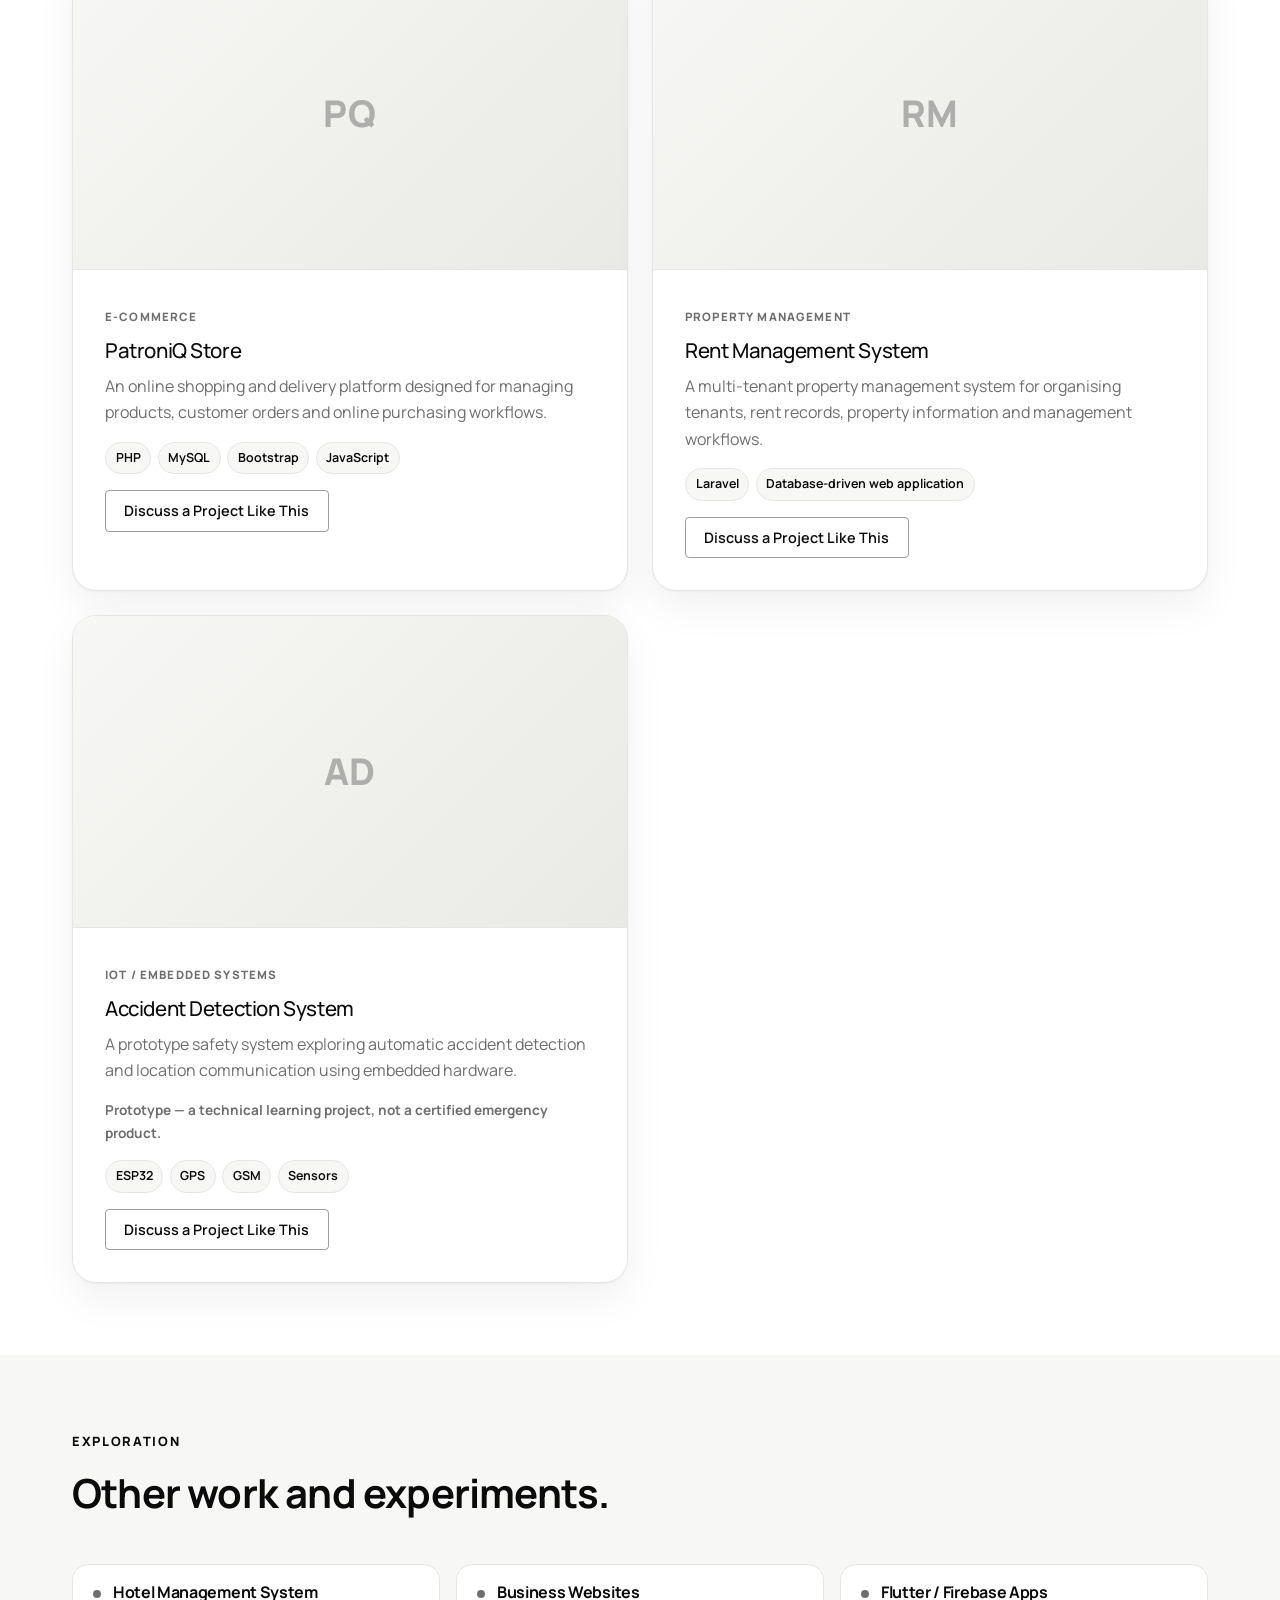
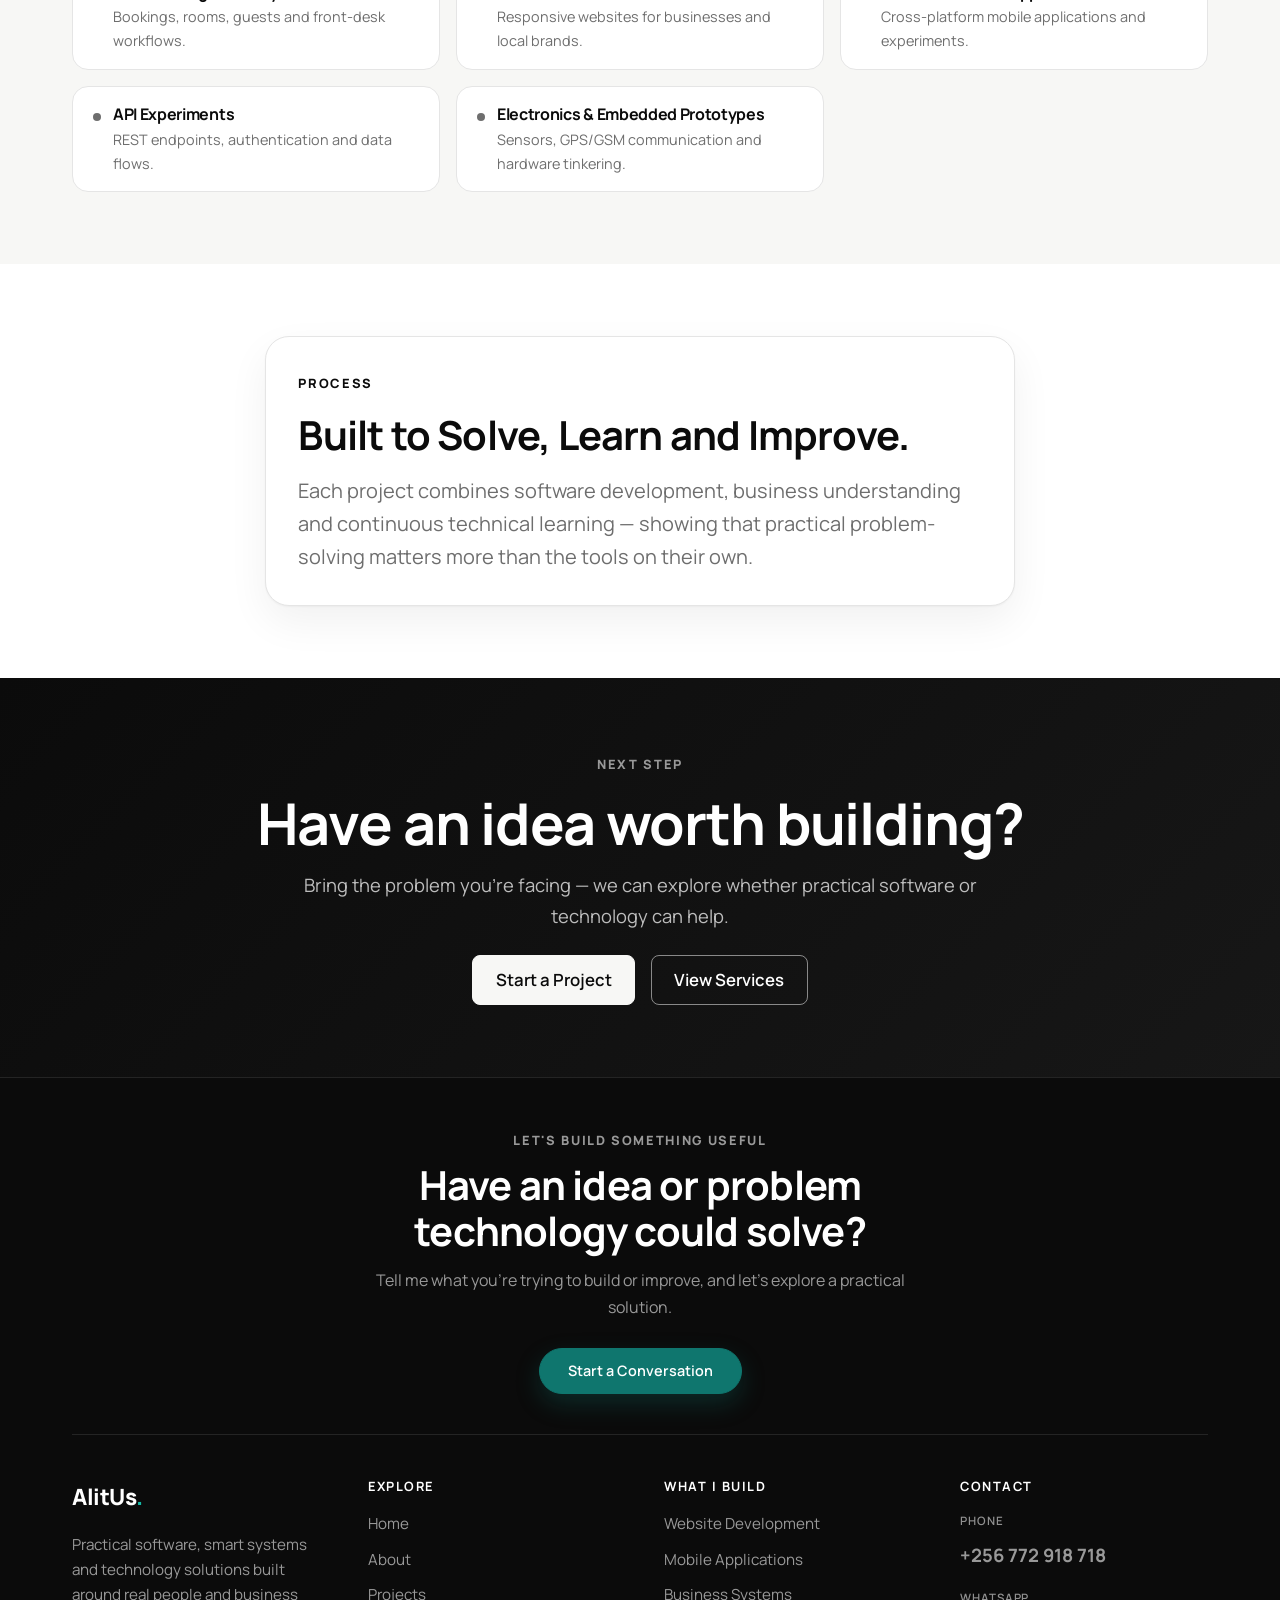
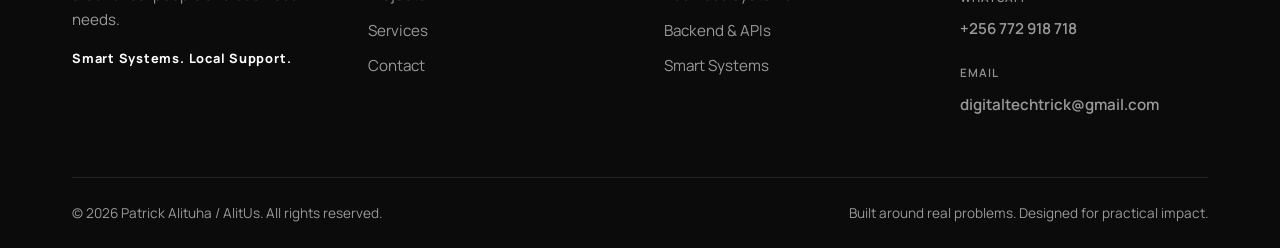
<file: projects.html>
<!doctype html>
<html lang="en">
<head>
  <meta charset="utf-8">
  <meta name="viewport" content="width=device-width, initial-scale=1">
  <title>Projects | AlitUs — Software &amp; Technology Solutions</title>
  <meta name="description" content="SunTrack and other practical software and technology projects by AlitUs — GPS tracking, business systems, web platforms and embedded prototypes.">
  <meta name="theme-color" content="#0B0B0B">
  <link rel="canonical" href="https://digitaltechtrick.github.io/alitus/projects.html">
  <link rel="icon" href="data:image/svg+xml,%3Csvg xmlns='http://www.w3.org/2000/svg' viewBox='0 0 64 64'%3E%3Crect width='64' height='64' rx='14' fill='%230F766E'/%3E%3Ctext x='32' y='45' font-family='Arial,Helvetica,sans-serif' font-size='40' font-weight='700' text-anchor='middle' fill='%23FFFFFF'%3EA%3C/text%3E%3C/svg%3E">
  <meta property="og:type" content="website">
  <meta property="og:site_name" content="AlitUs">
  <meta property="og:title" content="Projects | AlitUs — Software &amp; Technology Solutions">
  <meta property="og:description" content="SunTrack and other practical software and technology projects by AlitUs — GPS tracking, business systems, web platforms and embedded prototypes.">
  <meta property="og:url" content="https://digitaltechtrick.github.io/alitus/projects.html">
  <meta name="twitter:card" content="summary_large_image">
  <meta name="twitter:title" content="Projects | AlitUs — Software &amp; Technology Solutions">
  <meta name="twitter:description" content="SunTrack and other practical software and technology projects by AlitUs — GPS tracking, business systems, web platforms and embedded prototypes.">
  <link rel="preconnect" href="https://cdn.jsdelivr.net">
  <link rel="preconnect" href="https://fonts.googleapis.com">
  <link rel="preconnect" href="https://fonts.gstatic.com" crossorigin>
  <link href="https://fonts.googleapis.com/css2?family=Manrope:wght@200..800&display=swap" rel="stylesheet">
  <link href="https://cdn.jsdelivr.net/npm/bootstrap@5.3.8/dist/css/bootstrap.min.css" rel="stylesheet" integrity="sha384-sRIl4kxILFvY47J16cr9ZwB07vP4J8+LH7qKQnuqkuIAvNWLzeN8tE5YBujZqJLB" crossorigin="anonymous">
  <link rel="stylesheet" href="assets/css/style.css">
</head>
<body>
  <nav class="navbar navbar-expand-lg navbar-dark fixed-top site-nav" aria-label="Main navigation">
    <div class="container">
      <!--
        BRAND WORDMARK (shared header)
        Current text mark: AlitUs + dot. When the final logo is ready, replace the text
        inside this link with: <img src="assets/images/brand/alitus-logo.svg" alt="AlitUs">
        (details in CONTENT_CHECKLIST.md). Inert CSS below already sizes it to fit.
      -->
      <a class="navbar-brand fw-bold" href="index.html">AlitUs<span>.</span></a>
      <button class="navbar-toggler border-0" type="button" data-bs-toggle="offcanvas" data-bs-target="#offcanvasNav" aria-controls="offcanvasNav" aria-expanded="false" aria-label="Open navigation menu">
        <span class="navbar-toggler-icon"></span>
      </button>
      <div class="collapse navbar-collapse" id="desktopNav">
        <ul class="navbar-nav ms-auto align-items-lg-center gap-lg-2">
          <li class="nav-item"><a class="nav-link" href="index.html">Home</a></li>
          <li class="nav-item"><a class="nav-link" href="about.html">About</a></li>
          <li class="nav-item"><a class="nav-link active" aria-current="page" href="projects.html">Projects</a></li>
          <li class="nav-item"><a class="nav-link" href="services.html">Services</a></li>
          <li class="nav-item"><a class="nav-link" href="contact.html">Contact</a></li>
          <li class="nav-item ms-lg-2"><a class="btn btn-brand btn-sm px-3" href="contact.html">Let's Work Together</a></li>
        </ul>
      </div>
    </div>
  </nav>

  <div class="offcanvas offcanvas-end site-offcanvas" tabindex="-1" id="offcanvasNav" aria-labelledby="offcanvasNavLabel">
    <div class="offcanvas-header">
      <!-- BRAND WORDMARK (offcanvas panel): swap for the logo mark when ready — assets/images/brand/alitus-logo-mark.svg -->
      <div class="offcanvas-title" id="offcanvasNavLabel">AlitUs<span>.</span></div>
      <button type="button" class="btn-close btn-close-white" data-bs-dismiss="offcanvas" aria-label="Close navigation menu"></button>
    </div>
    <div class="offcanvas-body">
      <!-- EDIT: BRAND_TAGLINE (also used on the homepage hero context line) -->
      <p class="site-offcanvas-phrase">Smart Systems. Local Support.</p>
      <nav aria-label="Offcanvas navigation">
        <ul class="site-offcanvas-nav list-unstyled mb-0">
          <li><a href="index.html">Home</a></li>
          <li><a href="about.html">About</a></li>
          <li><a class="active" aria-current="page" href="projects.html">Projects</a></li>
          <li><a href="services.html">Services</a></li>
          <li><a href="contact.html">Contact</a></li>
        </ul>
      </nav>
      <a class="btn btn-brand site-offcanvas-cta w-100" href="contact.html">Let's Work Together</a>
      <p class="site-offcanvas-sub">Quick Contact</p>
      <ul class="site-offcanvas-contact list-unstyled mb-0">
        <li>
          <span>Call</span>
          <a href="tel:+256772918718" aria-label="Call +256 772 918 718">+256 772 918 718</a>
        </li>
        <li>
          <span>WhatsApp</span>
          <a href="https://wa.me/256772918718" target="_blank" rel="noopener noreferrer" aria-label="WhatsApp +256 772 918 718">+256 772 918 718</a>
        </li>
        <li>
          <span>Email</span>
          <a href="mailto:digitaltechtrick@gmail.com" aria-label="Email digitaltechtrick@gmail.com">digitaltechtrick@gmail.com</a>
        </li>
      </ul>
    </div>
  </div>

  <main class="page-main">
    <!-- CONTENT: PROJECTS_HERO -->
    <section class="page-hero projects-hero">
      <div class="container">
        <span class="eyebrow">My Work</span>
        <h1 class="display-3 fw-bold mt-3 mb-4">Projects Built Around Real Problems.</h1>
        <p class="lead text-soft max-copy">A selection of software, business systems and technology projects I have designed and developed while learning, building and solving practical challenges.</p>
      </div>
    </section>
    <!-- /CONTENT: PROJECTS_HERO -->

    <!-- CONTENT: PROJECT_SUNTRACK -->
    <section id="suntrack" class="featured-project section-padding">
      <div class="container">
        <div class="featured-inner">
          <div class="row g-5 align-items-center">
            <div class="col-lg-6">
              <span class="product-tag">Featured Project</span>
              <h2 class="display-4 fw-bold featured-title mt-3 mb-2">SunTrack</h2>
              <p class="featured-cat mb-4">Field Sales & Lead Management</p>
              <!-- EDIT: SUNTRACK_DESCRIPTION -->
              <p class="lead text-soft mb-4" data-content-key="suntrack-description">SunTrack is a field-sales lead management platform designed to help teams manage prospects, mobilisers, follow-ups and field activity more effectively.</p>
              <div class="featured-block">
                <h3 class="featured-block-title">Problem</h3>
                <p>Field-sales teams can lose potential customers when leads, referrals and follow-ups are tracked informally.</p>
              </div>
              <div class="featured-block">
                <h3 class="featured-block-title">Solution</h3>
                <p>SunTrack provides a structured workflow for capturing leads, assigning responsibility, recording follow-ups and monitoring progress until a prospect is ready for the real-world sale process.</p>
              </div>
              <div class="stack-list stack-list-sm mt-4">
                <span>Flutter</span>
                <span>Dart</span>
                <span>Laravel</span>
                <span>REST API</span>
                <span>Relational database</span>
              </div>
              <div class="d-flex flex-wrap align-items-center gap-3 mt-4">
                <!-- FUTURE LINK: SUNTRACK_LIVE_DEMO (link to the live app when available) -->
                <!-- FUTURE LINK: SUNTRACK_GITHUB (link to the code repository when available) -->
                <!-- FUTURE LINK: SUNTRACK_CASE_STUDY (link to a full case-study page when available) -->
                <a class="btn btn-brand btn-lg" href="contact.html">Discuss This Project</a>
                <span class="product-tag">In Development</span>
              </div>
            </div>
            <div class="col-lg-6">
              <div class="featured-visual">
                <div class="featured-visual-glow" aria-hidden="true"></div>
                <!-- CONTENT ASSET: SunTrack visual (current: assets/images/projects/suntrack-project.svg illustration). Optional real screenshot folder: assets/images/projects/suntrack/ -->
                <img src="assets/images/projects/suntrack-project.svg" class="featured-img" alt="SunTrack platform interface illustration" width="1200" height="675">
              </div>
            </div>
          </div>
        </div>
      </div>
    </section>
    <!-- /CONTENT: PROJECT_SUNTRACK -->

    <!-- CONTENT: PROJECTS_GRID -->
    <section id="projects" class="section-padding">
      <div class="container">
        <div class="mb-5">
          <span class="eyebrow">Selected Work</span>
          <h2 class="display-5 fw-bold mt-3 mb-0">Software, systems and prototypes.</h2>
        </div>
        <div class="row g-4">
          <div class="col-lg-6">
            <article class="project-card h-100">
              <!-- EDIT: PROJECT_CARD (PatroniQ Store — name, description, stack) -->
              <!-- CONTENT ASSET: PatroniQ visual (screenshot preferred) at assets/images/projects/patroniq-store/ -->
              <!-- FUTURE LINK: PATRONIQ_GITHUB -->
              <!-- FUTURE LINK: PATRONIQ_LIVE_DEMO -->
              <!-- Visual container: replace with a real screenshot when available -->
              <div class="project-placeholder" aria-hidden="true"><span>PQ</span></div>
              <div class="p-4 p-md-5 pt-3">
                <span class="project-cat">E-commerce</span>
                <h2 class="h3 mt-2 mb-2">PatroniQ Store</h2>
                <p class="text-secondary">An online shopping and delivery platform designed for managing products, customer orders and online purchasing workflows.</p>
                <div class="stack-list stack-list-sm">
                  <span>PHP</span>
                  <span>MySQL</span>
                  <span>Bootstrap</span>
                  <span>JavaScript</span>
                </div>
                <div class="mt-3">
                  <a class="btn btn-outline-dark btn-sm" href="contact.html">Discuss a Project Like This</a>
                </div>
              </div>
            </article>
          </div>
          <div class="col-lg-6">
            <article class="project-card h-100">
              <!-- EDIT: PROJECT_CARD (Rent Management — name, description, stack) -->
              <!-- CONTENT ASSET: Rent Management visual (screenshot preferred) at assets/images/projects/rent-management/ -->
              <!-- FUTURE LINK: RENT_MANAGEMENT_GITHUB -->
              <!-- FUTURE LINK: RENT_MANAGEMENT_LIVE_DEMO -->
              <!-- Visual container: replace with a real screenshot when available -->
              <div class="project-placeholder" aria-hidden="true"><span>RM</span></div>
              <div class="p-4 p-md-5 pt-3">
                <span class="project-cat">Property Management</span>
                <h2 class="h3 mt-2 mb-2">Rent Management System</h2>
                <p class="text-secondary">A multi-tenant property management system for organising tenants, rent records, property information and management workflows.</p>
                <div class="stack-list stack-list-sm">
                  <span>Laravel</span>
                  <span>Database-driven web application</span>
                </div>
                <div class="mt-3">
                  <a class="btn btn-outline-dark btn-sm" href="contact.html">Discuss a Project Like This</a>
                </div>
              </div>
            </article>
          </div>
          <div class="col-lg-6">
            <article class="project-card h-100">
              <!-- EDIT: PROJECT_CARD (Accident Detection — name, description, stack) -->
              <!-- CONTENT ASSET: Accident Detection visual (photo/diagram preferred) at assets/images/projects/accident-detection/ -->
              <!-- FUTURE LINK: ACCIDENT_DETECTION_GITHUB -->
              <!-- FUTURE LINK: ACCIDENT_DETECTION_CASE_STUDY -->
              <!-- Visual container: replace with a real photo/diagram when available -->
              <div class="project-placeholder" aria-hidden="true"><span>AD</span></div>
              <div class="p-4 p-md-5 pt-3">
                <span class="project-cat">IoT / Embedded Systems</span>
                <h2 class="h3 mt-2 mb-2">Accident Detection System</h2>
                <p class="text-secondary">A prototype safety system exploring automatic accident detection and location communication using embedded hardware.</p>
                <p class="project-status mb-0">Prototype — a technical learning project, not a certified emergency product.</p>
                <div class="stack-list stack-list-sm mt-3">
                  <span>ESP32</span>
                  <span>GPS</span>
                  <span>GSM</span>
                  <span>Sensors</span>
                </div>
                <div class="mt-3">
                  <a class="btn btn-outline-dark btn-sm" href="contact.html">Discuss a Project Like This</a>
                </div>
              </div>
            </article>
          </div>
        </div>
      </div>
    </section>
    <!-- /CONTENT: PROJECTS_GRID -->

    <!-- CONTENT: EXPLORATION -->
    <section id="exploration" class="section-padding bg-light-subtle">
      <div class="container">
        <div class="mb-5">
          <span class="eyebrow">Exploration</span>
          <h2 class="display-5 fw-bold mt-3 mb-0">Other work and experiments.</h2>
        </div>
        <div class="row g-3">
          <div class="col-md-6 col-lg-4">
            <div class="other-item">
              <span class="other-item-mark" aria-hidden="true"></span>
              <div>
                <h3 class="other-item-title">Hotel Management System</h3>
                <p class="other-item-text">Bookings, rooms, guests and front-desk workflows.</p>
              </div>
            </div>
          </div>
          <div class="col-md-6 col-lg-4">
            <div class="other-item">
              <span class="other-item-mark" aria-hidden="true"></span>
              <div>
                <h3 class="other-item-title">Business Websites</h3>
                <p class="other-item-text">Responsive websites for businesses and local brands.</p>
              </div>
            </div>
          </div>
          <div class="col-md-6 col-lg-4">
            <div class="other-item">
              <span class="other-item-mark" aria-hidden="true"></span>
              <div>
                <h3 class="other-item-title">Flutter / Firebase Apps</h3>
                <p class="other-item-text">Cross-platform mobile applications and experiments.</p>
              </div>
            </div>
          </div>
          <div class="col-md-6 col-lg-4">
            <div class="other-item">
              <span class="other-item-mark" aria-hidden="true"></span>
              <div>
                <h3 class="other-item-title">API Experiments</h3>
                <p class="other-item-text">REST endpoints, authentication and data flows.</p>
              </div>
            </div>
          </div>
          <div class="col-md-6 col-lg-4">
            <div class="other-item">
              <span class="other-item-mark" aria-hidden="true"></span>
              <div>
                <h3 class="other-item-title">Electronics & Embedded Prototypes</h3>
                <p class="other-item-text">Sensors, GPS/GSM communication and hardware tinkering.</p>
              </div>
            </div>
          </div>
        </div>
      </div>
    </section>
    <!-- /CONTENT: EXPLORATION -->

    <!-- CONTENT: PROCESS_NOTE -->
    <section class="section-padding">
      <div class="container">
        <div class="row justify-content-center">
          <div class="col-lg-8">
            <div class="bento-card p-4 p-md-5">
              <span class="eyebrow">Process</span>
              <h2 class="display-5 fw-bold mt-3 mb-3">Built to Solve, Learn and Improve.</h2>
              <p class="fs-5 text-secondary mb-0">Each project combines software development, business understanding and continuous technical learning — showing that practical problem-solving matters more than the tools on their own.</p>
            </div>
          </div>
        </div>
      </div>
    </section>
    <!-- /CONTENT: PROCESS_NOTE -->

    <!-- CONTENT: PROJECTS_CTA -->
    <section class="cta-section section-padding">
      <div class="container text-center">
        <span class="eyebrow">Next Step</span>
        <h2 class="display-4 fw-bold my-3">Have an idea worth building?</h2>
        <p class="lead text-soft mx-auto max-copy">Bring the problem you're facing — we can explore whether practical software or technology can help.</p>
        <div class="d-flex flex-wrap gap-3 justify-content-center mt-4">
          <a href="contact.html" class="btn btn-light btn-lg">Start a Project</a>
          <a href="services.html" class="btn btn-outline-light btn-lg">View Services</a>
        </div>
      </div>
    </section>
    <!-- /CONTENT: PROJECTS_CTA -->
  </main>

  <footer class="site-footer">
    <div class="container">
      <!-- CONTENT: FOOTER_CTA -->
      <div class="site-footer-cta">
        <span class="eyebrow">Let's build something useful</span>
        <h2 class="site-footer-cta-title">Have an idea or problem technology could solve?</h2>
        <p class="site-footer-cta-text">Tell me what you're trying to build or improve, and let's explore a practical solution.</p>
        <a class="btn btn-brand site-footer-cta-btn" href="contact.html">Start a Conversation</a>
      </div>
      <!-- /CONTENT: FOOTER_CTA -->
      <!-- CONTENT: FOOTER_COLUMNS -->
      <!-- FUTURE SOCIAL: LinkedIn, GitHub, X, Facebook or other AlitUs profiles — add icons/links here once URLs are supplied. -->
      <div class="row g-4 g-lg-5 site-footer-cols">
        <div class="col-12 col-lg-3">
          <!--
            BRAND WORDMARK (shared footer)
            Replace the text with the final logo when ready:
            <img src="assets/images/brand/alitus-logo.svg" alt="AlitUs">
            (details in CONTENT_CHECKLIST.md).
          -->
          <a class="site-footer-logo" href="index.html">AlitUs<span>.</span></a>
          <p class="site-footer-about mt-3 mb-0">Practical software, smart systems and technology solutions built around real people and business needs.</p>
          <p class="site-footer-phrase mt-3">Smart Systems. Local Support.</p>
        </div>
        <div class="col-6 col-lg-3">
          <h2 class="site-footer-heading">Explore</h2>
          <ul class="site-footer-links list-unstyled mb-0">
            <li><a href="index.html">Home</a></li>
            <li><a href="about.html">About</a></li>
            <li><a href="projects.html">Projects</a></li>
            <li><a href="services.html">Services</a></li>
            <li><a href="contact.html">Contact</a></li>
          </ul>
        </div>
        <div class="col-6 col-lg-3">
          <h2 class="site-footer-heading">What I Build</h2>
          <ul class="site-footer-links list-unstyled mb-0">
            <li><a href="services.html#services">Website Development</a></li>
            <li><a href="services.html#services">Mobile Applications</a></li>
            <li><a href="services.html#services">Business Systems</a></li>
            <li><a href="services.html#services">Backend &amp; APIs</a></li>
            <li><a href="services.html#services">Smart Systems</a></li>
          </ul>
        </div>
        <div class="col-12 col-lg-3">
          <!-- EDIT: FOOTER_CONTACT_DETAILS (phone / WhatsApp / email) -->
          <h2 class="site-footer-heading">Contact</h2>
          <ul class="site-footer-links list-unstyled mb-0">
            <li>
              <span class="site-footer-label">Phone</span>
              <a class="site-footer-phone" href="tel:+256772918718" aria-label="Call +256 772 918 718">+256 772 918 718</a>
            </li>
            <li>
              <span class="site-footer-label">WhatsApp</span>
              <a class="site-footer-contact" href="https://wa.me/256772918718" target="_blank" rel="noopener noreferrer" aria-label="WhatsApp +256 772 918 718">+256 772 918 718</a>
            </li>
            <li>
              <span class="site-footer-label">Email</span>
              <a class="site-footer-contact" href="mailto:digitaltechtrick@gmail.com" aria-label="Email digitaltechtrick@gmail.com">digitaltechtrick@gmail.com</a>
            </li>
          </ul>
        </div>
      </div>
      <!-- /CONTENT: FOOTER_COLUMNS -->
      <div class="site-footer-bottom">
        <p class="site-footer-copy mb-0">© <span id="currentYear"></span> Patrick Alituha / AlitUs. All rights reserved.</p>
        <p class="site-footer-built mb-0">Built around real problems. Designed for practical impact.</p>
      </div>
    </div>
  </footer>

  <script src="https://cdn.jsdelivr.net/npm/bootstrap@5.3.8/dist/js/bootstrap.bundle.min.js" integrity="sha384-FKyoEForCGlyvwx9Hj09JcYn3nv7wiPVlz7YYwJrWVcXK/BmnVDxM+D2scQbITxI" crossorigin="anonymous"></script>
  <script src="assets/js/main.js"></script>
</body>
</html>
</file>
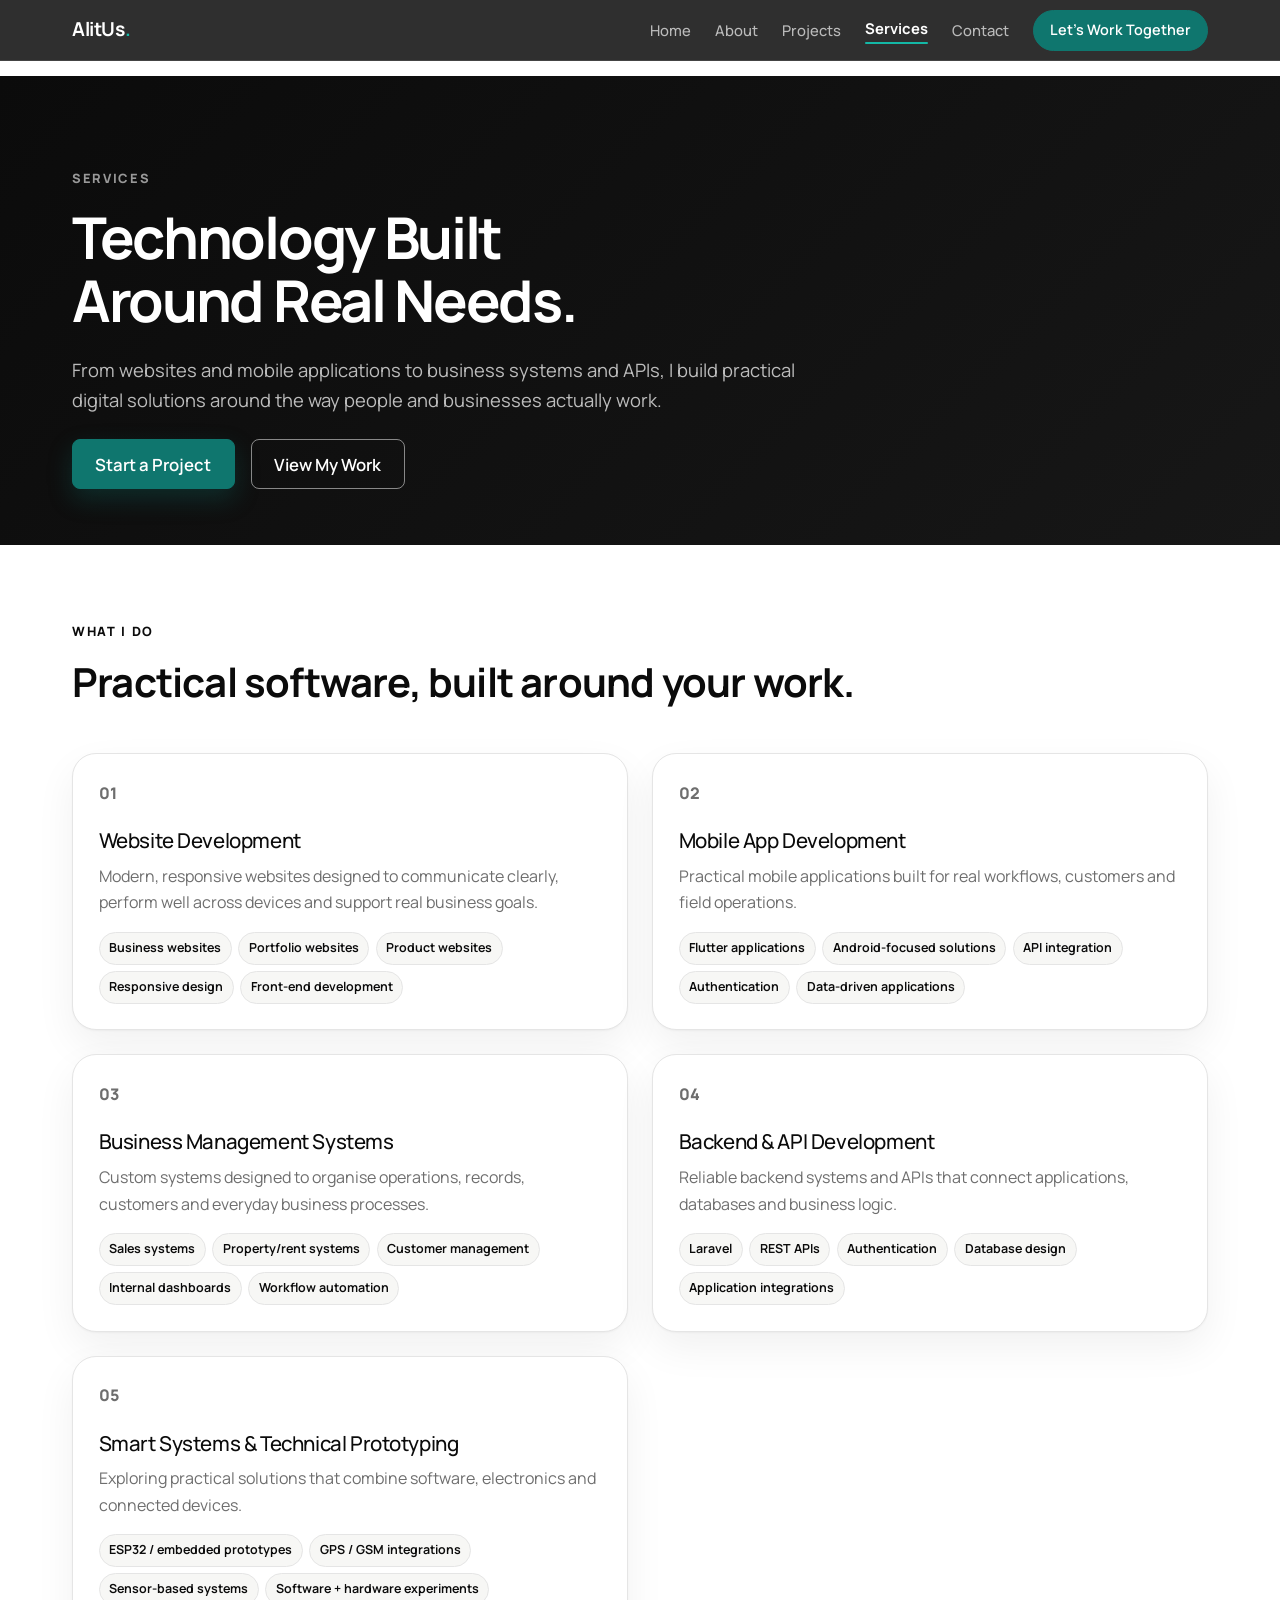
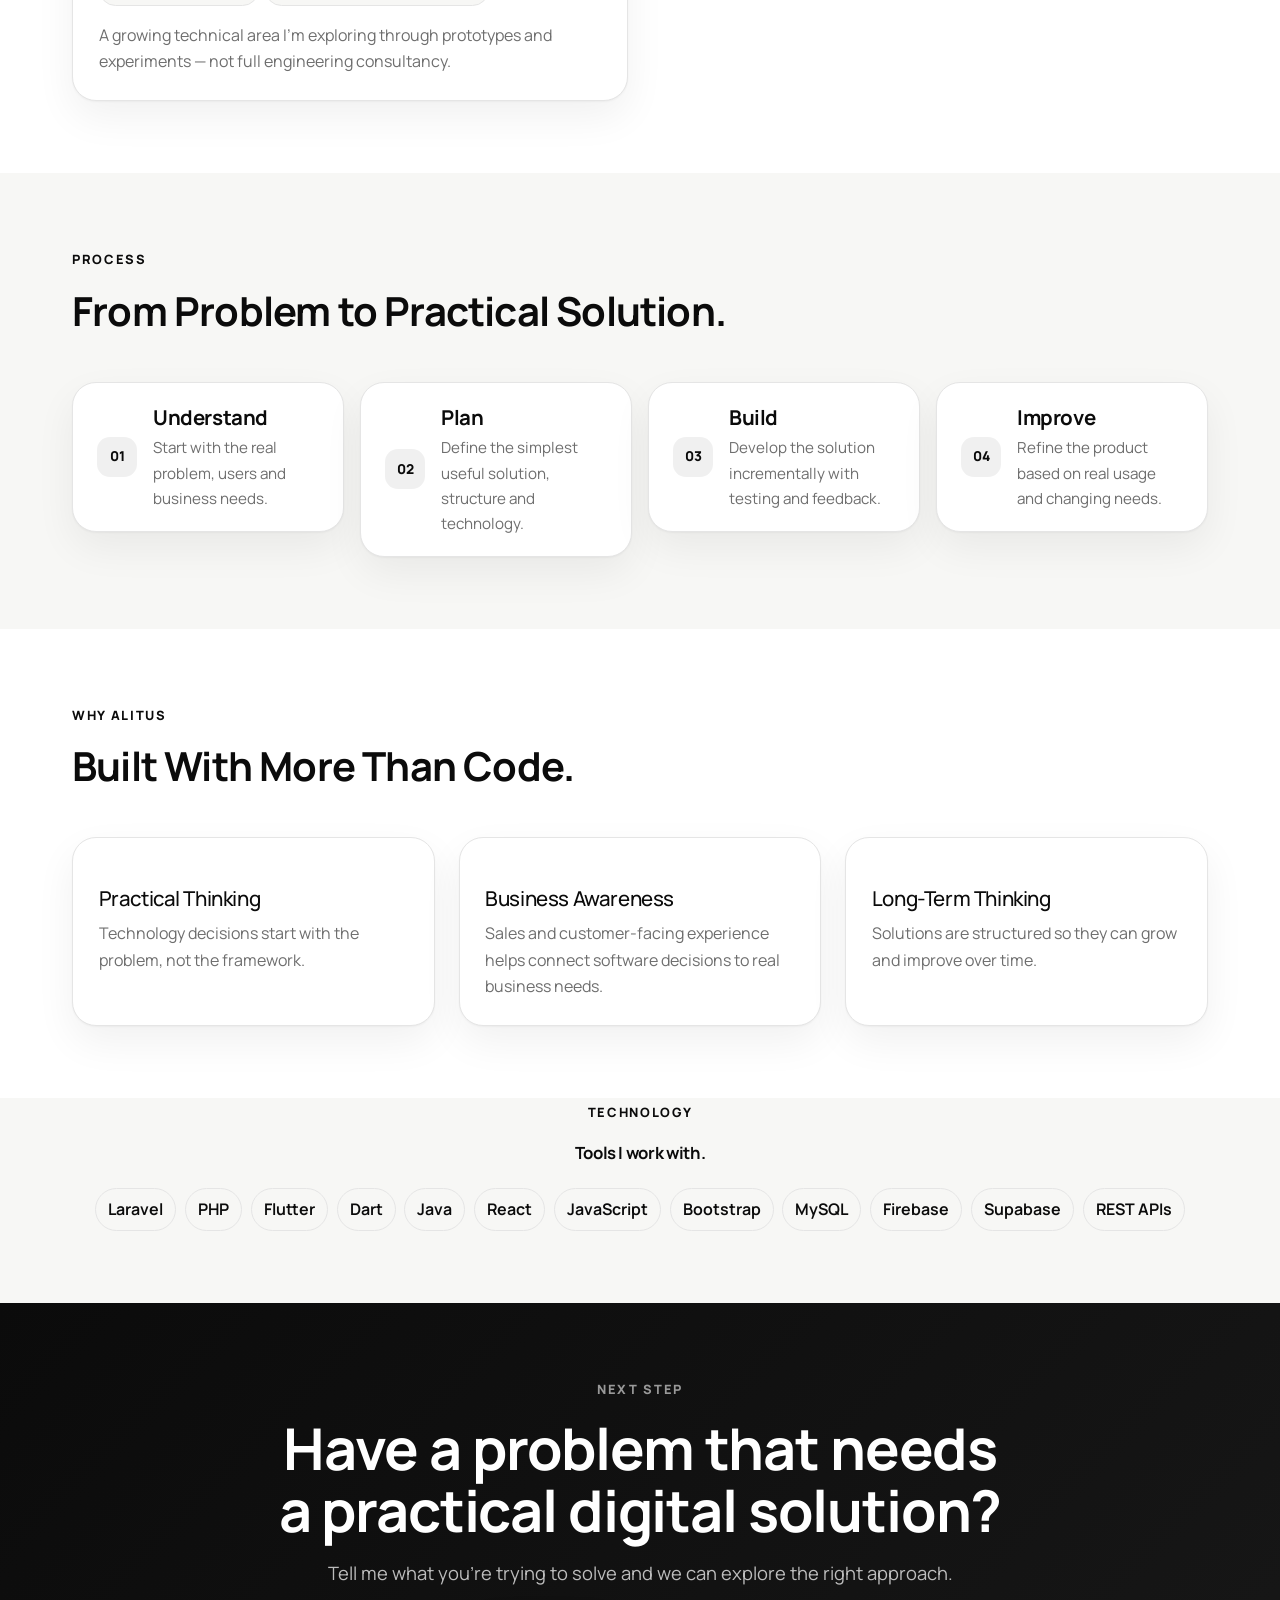
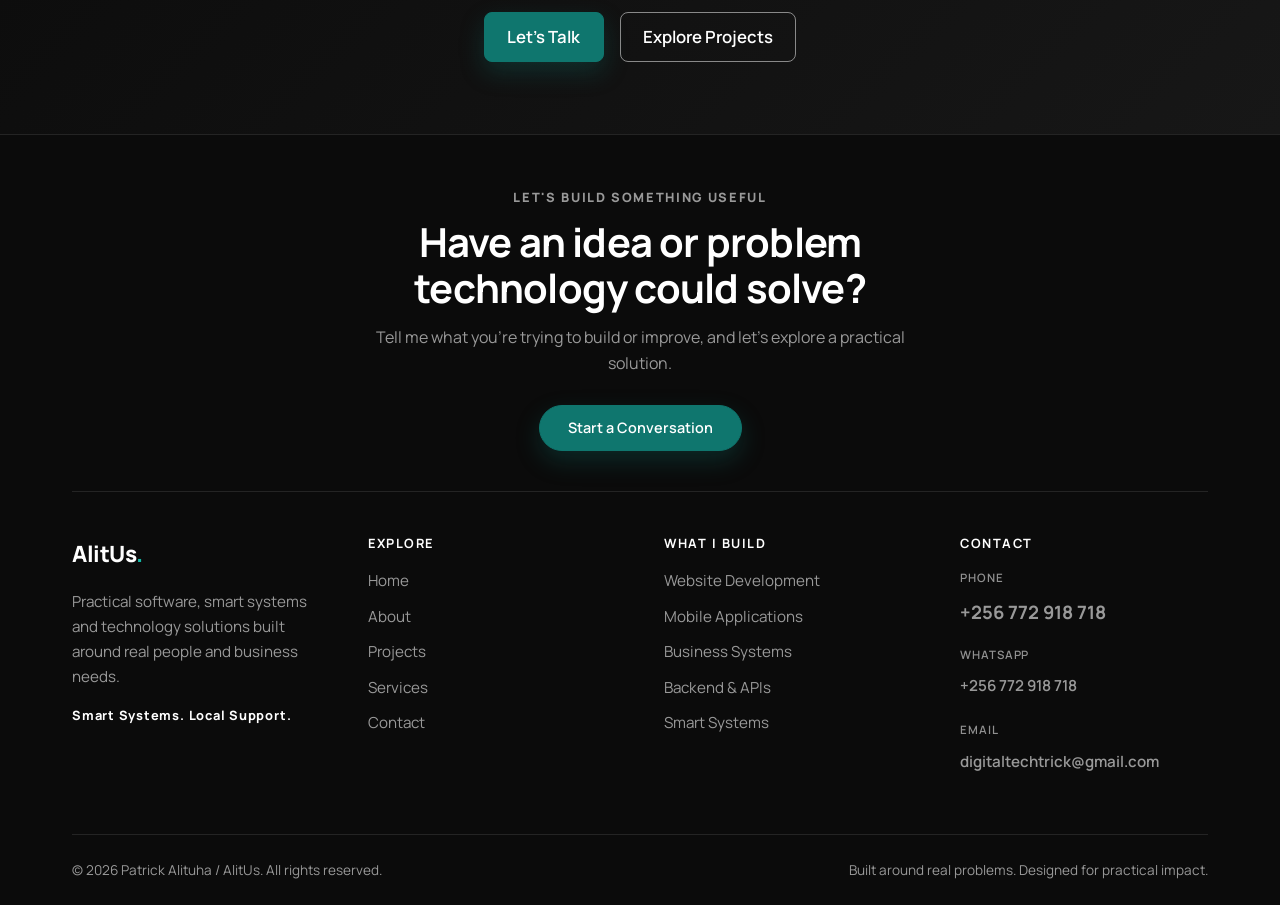
<file: services.html>
<!doctype html>
<html lang="en">
<head>
  <meta charset="utf-8">
  <meta name="viewport" content="width=device-width, initial-scale=1">
  <title>Services | AlitUs — Web, Mobile &amp; Business Systems</title>
  <meta name="description" content="AlitUs services — web development, mobile development, business management systems, APIs and smart-system prototyping, built around real needs.">
  <meta name="theme-color" content="#0B0B0B">
  <link rel="canonical" href="https://digitaltechtrick.github.io/alitus/services.html">
  <link rel="icon" href="data:image/svg+xml,%3Csvg xmlns='http://www.w3.org/2000/svg' viewBox='0 0 64 64'%3E%3Crect width='64' height='64' rx='14' fill='%230F766E'/%3E%3Ctext x='32' y='45' font-family='Arial,Helvetica,sans-serif' font-size='40' font-weight='700' text-anchor='middle' fill='%23FFFFFF'%3EA%3C/text%3E%3C/svg%3E">
  <meta property="og:type" content="website">
  <meta property="og:site_name" content="AlitUs">
  <meta property="og:title" content="Services | AlitUs — Web, Mobile &amp; Business Systems">
  <meta property="og:description" content="AlitUs services — web development, mobile development, business management systems, APIs and smart-system prototyping, built around real needs.">
  <meta property="og:url" content="https://digitaltechtrick.github.io/alitus/services.html">
  <meta name="twitter:card" content="summary_large_image">
  <meta name="twitter:title" content="Services | AlitUs — Web, Mobile &amp; Business Systems">
  <meta name="twitter:description" content="AlitUs services — web development, mobile development, business management systems, APIs and smart-system prototyping, built around real needs.">
  <link rel="preconnect" href="https://cdn.jsdelivr.net">
  <link rel="preconnect" href="https://fonts.googleapis.com">
  <link rel="preconnect" href="https://fonts.gstatic.com" crossorigin>
  <link href="https://fonts.googleapis.com/css2?family=Manrope:wght@200..800&display=swap" rel="stylesheet">
  <link href="https://cdn.jsdelivr.net/npm/bootstrap@5.3.8/dist/css/bootstrap.min.css" rel="stylesheet" integrity="sha384-sRIl4kxILFvY47J16cr9ZwB07vP4J8+LH7qKQnuqkuIAvNWLzeN8tE5YBujZqJLB" crossorigin="anonymous">
  <link rel="stylesheet" href="assets/css/style.css">
</head>
<body>
  <nav class="navbar navbar-expand-lg navbar-dark fixed-top site-nav" aria-label="Main navigation">
    <div class="container">
      <!--
        BRAND WORDMARK (shared header)
        Current text mark: AlitUs + dot. When the final logo is ready, replace the text
        inside this link with: <img src="assets/images/brand/alitus-logo.svg" alt="AlitUs">
        (details in CONTENT_CHECKLIST.md). Inert CSS below already sizes it to fit.
      -->
      <a class="navbar-brand fw-bold" href="index.html">AlitUs<span>.</span></a>
      <button class="navbar-toggler border-0" type="button" data-bs-toggle="offcanvas" data-bs-target="#offcanvasNav" aria-controls="offcanvasNav" aria-expanded="false" aria-label="Open navigation menu">
        <span class="navbar-toggler-icon"></span>
      </button>
      <div class="collapse navbar-collapse" id="desktopNav">
        <ul class="navbar-nav ms-auto align-items-lg-center gap-lg-2">
          <li class="nav-item"><a class="nav-link" href="index.html">Home</a></li>
          <li class="nav-item"><a class="nav-link" href="about.html">About</a></li>
          <li class="nav-item"><a class="nav-link" href="projects.html">Projects</a></li>
          <li class="nav-item"><a class="nav-link active" aria-current="page" href="services.html">Services</a></li>
          <li class="nav-item"><a class="nav-link" href="contact.html">Contact</a></li>
          <li class="nav-item ms-lg-2"><a class="btn btn-brand btn-sm px-3" href="contact.html">Let's Work Together</a></li>
        </ul>
      </div>
    </div>
  </nav>

  <div class="offcanvas offcanvas-end site-offcanvas" tabindex="-1" id="offcanvasNav" aria-labelledby="offcanvasNavLabel">
    <div class="offcanvas-header">
      <!-- BRAND WORDMARK (offcanvas panel): swap for the logo mark when ready — assets/images/brand/alitus-logo-mark.svg -->
      <div class="offcanvas-title" id="offcanvasNavLabel">AlitUs<span>.</span></div>
      <button type="button" class="btn-close btn-close-white" data-bs-dismiss="offcanvas" aria-label="Close navigation menu"></button>
    </div>
    <div class="offcanvas-body">
      <!-- EDIT: BRAND_TAGLINE (also used on the homepage hero context line) -->
      <p class="site-offcanvas-phrase">Smart Systems. Local Support.</p>
      <nav aria-label="Offcanvas navigation">
        <ul class="site-offcanvas-nav list-unstyled mb-0">
          <li><a href="index.html">Home</a></li>
          <li><a href="about.html">About</a></li>
          <li><a href="projects.html">Projects</a></li>
          <li><a class="active" aria-current="page" href="services.html">Services</a></li>
          <li><a href="contact.html">Contact</a></li>
        </ul>
      </nav>
      <a class="btn btn-brand site-offcanvas-cta w-100" href="contact.html">Let's Work Together</a>
      <p class="site-offcanvas-sub">Quick Contact</p>
      <ul class="site-offcanvas-contact list-unstyled mb-0">
        <li>
          <span>Call</span>
          <a href="tel:+256772918718" aria-label="Call +256 772 918 718">+256 772 918 718</a>
        </li>
        <li>
          <span>WhatsApp</span>
          <a href="https://wa.me/256772918718" target="_blank" rel="noopener noreferrer" aria-label="WhatsApp +256 772 918 718">+256 772 918 718</a>
        </li>
        <li>
          <span>Email</span>
          <a href="mailto:digitaltechtrick@gmail.com" aria-label="Email digitaltechtrick@gmail.com">digitaltechtrick@gmail.com</a>
        </li>
      </ul>
    </div>
  </div>

  <main class="page-main">
    <!-- CONTENT: SERVICES_HERO -->
    <section class="page-hero services-hero">
      <div class="container">
        <span class="eyebrow">Services</span>
        <h1 class="display-3 fw-bold mt-3 mb-4">Technology Built Around Real Needs.</h1>
        <p class="lead text-soft max-copy">From websites and mobile applications to business systems and APIs, I build practical digital solutions around the way people and businesses actually work.</p>
        <div class="d-flex flex-wrap gap-3 mt-4">
          <a href="contact.html" class="btn btn-brand btn-lg">Start a Project</a>
          <a href="projects.html" class="btn btn-outline-light btn-lg">View My Work</a>
        </div>
      </div>
    </section>
    <!-- /CONTENT: SERVICES_HERO -->

    <!-- CONTENT: SERVICES_GRID -->
    <section id="services" class="section-padding">
      <div class="container">
        <div class="mb-5">
          <span class="eyebrow">What I Do</span>
          <h2 class="display-5 fw-bold mt-3 mb-0">Practical software, built around your work.</h2>
        </div>
        <div class="row g-4">
          <div class="col-md-6">
            <article class="service-card h-100">
              <!-- SERVICE 1: Website Development -->
              <span>01</span>
              <h3 class="h3">Website Development</h3>
              <p>Modern, responsive websites designed to communicate clearly, perform well across devices and support real business goals.</p>
              <div class="stack-list stack-list-sm mt-3">
                <span>Business websites</span>
                <span>Portfolio websites</span>
                <span>Product websites</span>
                <span>Responsive design</span>
                <span>Front-end development</span>
              </div>
            </article>
          </div>
          <div class="col-md-6">
            <article class="service-card h-100">
              <!-- SERVICE 2: Mobile App Development -->
              <span>02</span>
              <h3 class="h3">Mobile App Development</h3>
              <p>Practical mobile applications built for real workflows, customers and field operations.</p>
              <div class="stack-list stack-list-sm mt-3">
                <span>Flutter applications</span>
                <span>Android-focused solutions</span>
                <span>API integration</span>
                <span>Authentication</span>
                <span>Data-driven applications</span>
              </div>
            </article>
          </div>
          <div class="col-md-6">
            <article class="service-card h-100">
              <!-- SERVICE 3: Business Management Systems -->
              <span>03</span>
              <h3 class="h3">Business Management Systems</h3>
              <p>Custom systems designed to organise operations, records, customers and everyday business processes.</p>
              <div class="stack-list stack-list-sm mt-3">
                <span>Sales systems</span>
                <span>Property/rent systems</span>
                <span>Customer management</span>
                <span>Internal dashboards</span>
                <span>Workflow automation</span>
              </div>
            </article>
          </div>
          <div class="col-md-6">
            <article class="service-card h-100">
              <!-- SERVICE 4: Backend & API Development -->
              <span>04</span>
              <h3 class="h3">Backend & API Development</h3>
              <p>Reliable backend systems and APIs that connect applications, databases and business logic.</p>
              <div class="stack-list stack-list-sm mt-3">
                <span>Laravel</span>
                <span>REST APIs</span>
                <span>Authentication</span>
                <span>Database design</span>
                <span>Application integrations</span>
              </div>
            </article>
          </div>
          <div class="col-md-6">
            <article class="service-card h-100">
              <!-- SERVICE 5: Smart Systems & Technical Prototyping -->
              <span>05</span>
              <h3 class="h3">Smart Systems & Technical Prototyping</h3>
              <p>Exploring practical solutions that combine software, electronics and connected devices.</p>
              <div class="stack-list stack-list-sm mt-3">
                <span>ESP32 / embedded prototypes</span>
                <span>GPS / GSM integrations</span>
                <span>Sensor-based systems</span>
                <span>Software + hardware experiments</span>
              </div>
              <p class="text-secondary mt-3 mb-0">A growing technical area I'm exploring through prototypes and experiments — not full engineering consultancy.</p>
            </article>
          </div>
          <!-- FUTURE SERVICE: when a new service is offered, add another col-md-6 article here as SERVICE 6. -->
        </div>
      </div>
    </section>
    <!-- /CONTENT: SERVICES_GRID -->

    <!-- CONTENT: PROCESS -->
    <section id="process" class="section-padding bg-light-subtle">
      <div class="container">
        <div class="mb-5">
          <span class="eyebrow">Process</span>
          <h2 class="display-5 fw-bold mt-3 mb-0">From Problem to Practical Solution.</h2>
        </div>
        <div class="row g-3">
          <div class="col-lg-3 col-md-6">
            <div class="about-card">
              <span class="about-card-num">01</span>
              <div>
                <h3 class="about-card-title">Understand</h3>
                <p class="about-card-text">Start with the real problem, users and business needs.</p>
              </div>
            </div>
          </div>
          <div class="col-lg-3 col-md-6">
            <div class="about-card">
              <span class="about-card-num">02</span>
              <div>
                <h3 class="about-card-title">Plan</h3>
                <p class="about-card-text">Define the simplest useful solution, structure and technology.</p>
              </div>
            </div>
          </div>
          <div class="col-lg-3 col-md-6">
            <div class="about-card">
              <span class="about-card-num">03</span>
              <div>
                <h3 class="about-card-title">Build</h3>
                <p class="about-card-text">Develop the solution incrementally with testing and feedback.</p>
              </div>
            </div>
          </div>
          <div class="col-lg-3 col-md-6">
            <div class="about-card">
              <span class="about-card-num">04</span>
              <div>
                <h3 class="about-card-title">Improve</h3>
                <p class="about-card-text">Refine the product based on real usage and changing needs.</p>
              </div>
            </div>
          </div>
        </div>
      </div>
    </section>
    <!-- /CONTENT: PROCESS -->

    <!-- CONTENT: WHY_ALITUS -->
    <section id="why" class="section-padding">
      <div class="container">
        <div class="mb-5">
          <span class="eyebrow">Why AlitUs</span>
          <h2 class="display-5 fw-bold mt-3 mb-0">Built With More Than Code.</h2>
        </div>
        <div class="row g-4">
          <div class="col-md-4">
            <article class="service-card h-100">
              <h3 class="h3">Practical Thinking</h3>
              <p>Technology decisions start with the problem, not the framework.</p>
            </article>
          </div>
          <div class="col-md-4">
            <article class="service-card h-100">
              <h3 class="h3">Business Awareness</h3>
              <p>Sales and customer-facing experience helps connect software decisions to real business needs.</p>
            </article>
          </div>
          <div class="col-md-4">
            <article class="service-card h-100">
              <h3 class="h3">Long-Term Thinking</h3>
              <p>Solutions are structured so they can grow and improve over time.</p>
            </article>
          </div>
        </div>
      </div>
    </section>
    <!-- /CONTENT: WHY_ALITUS -->

    <!-- CONTENT: TECHNOLOGY -->
    <section id="technology" class="section-padding bg-light-subtle pt-0">
      <div class="container">
        <div class="text-center tech-strip">
          <span class="eyebrow">Technology</span>
          <h2 class="h4 fw-bold mt-3 mb-4">Tools I work with.</h2>
          <div class="stack-list justify-content-center">
            <span>Laravel</span>
            <span>PHP</span>
            <span>Flutter</span>
            <span>Dart</span>
            <span>Java</span>
            <span>React</span>
            <span>JavaScript</span>
            <span>Bootstrap</span>
            <span>MySQL</span>
            <span>Firebase</span>
            <span>Supabase</span>
            <span>REST APIs</span>
          </div>
        </div>
      </div>
    </section>
    <!-- /CONTENT: TECHNOLOGY -->

    <!-- CONTENT: SERVICES_CTA -->
    <section class="cta-section section-padding">
      <div class="container text-center">
        <span class="eyebrow">Next Step</span>
        <h2 class="display-4 fw-bold my-3">Have a problem that needs a practical digital solution?</h2>
        <p class="lead text-soft mx-auto max-copy">Tell me what you're trying to solve and we can explore the right approach.</p>
        <div class="d-flex flex-wrap gap-3 justify-content-center mt-4">
          <a href="contact.html" class="btn btn-brand btn-lg">Let's Talk</a>
          <a href="projects.html" class="btn btn-outline-light btn-lg">Explore Projects</a>
        </div>
      </div>
    </section>
    <!-- /CONTENT: SERVICES_CTA -->
  </main>

  <footer class="site-footer">
    <div class="container">
      <!-- CONTENT: FOOTER_CTA -->
      <div class="site-footer-cta">
        <span class="eyebrow">Let's build something useful</span>
        <h2 class="site-footer-cta-title">Have an idea or problem technology could solve?</h2>
        <p class="site-footer-cta-text">Tell me what you're trying to build or improve, and let's explore a practical solution.</p>
        <a class="btn btn-brand site-footer-cta-btn" href="contact.html">Start a Conversation</a>
      </div>
      <!-- /CONTENT: FOOTER_CTA -->
      <!-- CONTENT: FOOTER_COLUMNS -->
      <!-- FUTURE SOCIAL: LinkedIn, GitHub, X, Facebook or other AlitUs profiles — add icons/links here once URLs are supplied. -->
      <div class="row g-4 g-lg-5 site-footer-cols">
        <div class="col-12 col-lg-3">
          <!--
            BRAND WORDMARK (shared footer)
            Replace the text with the final logo when ready:
            <img src="assets/images/brand/alitus-logo.svg" alt="AlitUs">
            (details in CONTENT_CHECKLIST.md).
          -->
          <a class="site-footer-logo" href="index.html">AlitUs<span>.</span></a>
          <p class="site-footer-about mt-3 mb-0">Practical software, smart systems and technology solutions built around real people and business needs.</p>
          <p class="site-footer-phrase mt-3">Smart Systems. Local Support.</p>
        </div>
        <div class="col-6 col-lg-3">
          <h2 class="site-footer-heading">Explore</h2>
          <ul class="site-footer-links list-unstyled mb-0">
            <li><a href="index.html">Home</a></li>
            <li><a href="about.html">About</a></li>
            <li><a href="projects.html">Projects</a></li>
            <li><a href="services.html">Services</a></li>
            <li><a href="contact.html">Contact</a></li>
          </ul>
        </div>
        <div class="col-6 col-lg-3">
          <h2 class="site-footer-heading">What I Build</h2>
          <ul class="site-footer-links list-unstyled mb-0">
            <li><a href="services.html#services">Website Development</a></li>
            <li><a href="services.html#services">Mobile Applications</a></li>
            <li><a href="services.html#services">Business Systems</a></li>
            <li><a href="services.html#services">Backend &amp; APIs</a></li>
            <li><a href="services.html#services">Smart Systems</a></li>
          </ul>
        </div>
        <div class="col-12 col-lg-3">
          <!-- EDIT: FOOTER_CONTACT_DETAILS (phone / WhatsApp / email) -->
          <h2 class="site-footer-heading">Contact</h2>
          <ul class="site-footer-links list-unstyled mb-0">
            <li>
              <span class="site-footer-label">Phone</span>
              <a class="site-footer-phone" href="tel:+256772918718" aria-label="Call +256 772 918 718">+256 772 918 718</a>
            </li>
            <li>
              <span class="site-footer-label">WhatsApp</span>
              <a class="site-footer-contact" href="https://wa.me/256772918718" target="_blank" rel="noopener noreferrer" aria-label="WhatsApp +256 772 918 718">+256 772 918 718</a>
            </li>
            <li>
              <span class="site-footer-label">Email</span>
              <a class="site-footer-contact" href="mailto:digitaltechtrick@gmail.com" aria-label="Email digitaltechtrick@gmail.com">digitaltechtrick@gmail.com</a>
            </li>
          </ul>
        </div>
      </div>
      <!-- /CONTENT: FOOTER_COLUMNS -->
      <div class="site-footer-bottom">
        <p class="site-footer-copy mb-0">© <span id="currentYear"></span> Patrick Alituha / AlitUs. All rights reserved.</p>
        <p class="site-footer-built mb-0">Built around real problems. Designed for practical impact.</p>
      </div>
    </div>
  </footer>

  <script src="https://cdn.jsdelivr.net/npm/bootstrap@5.3.8/dist/js/bootstrap.bundle.min.js" integrity="sha384-FKyoEForCGlyvwx9Hj09JcYn3nv7wiPVlz7YYwJrWVcXK/BmnVDxM+D2scQbITxI" crossorigin="anonymous"></script>
  <script src="assets/js/main.js"></script>
</body>
</html>
</file>
<file: assets/css/style.css>
:root {
  --font-sans: "Manrope", Inter, ui-sans-serif, system-ui, -apple-system, BlinkMacSystemFont, "Segoe UI", sans-serif;
  --space-xs: .5rem;
  --space-sm: 1rem;
  --space-md: 1.75rem;
  --space-lg: 3rem;
  --space-xl: 4.5rem;
  --container-max: 75rem;
  --gutter: 1.25rem;
  --brand: #0F766E;
  --brand-dark: #115E59;
  --brand-light: #14B8A6;
  --black: #0B0B0B;
  --black-soft: #171717;
  --white: #FFFFFF;
  --off-white: #F7F7F5;
  --muted: #6E6E6E;
  --border: #E5E5E5;
  --muted-on-dark: #999999;
  --border-strong: rgba(11, 11, 11, .24);
  --shadow-card: 0 1px 2px rgba(11, 11, 11, .04), 0 16px 40px rgba(11, 11, 11, .06);
  --shadow-hover: 0 2px 4px rgba(11, 11, 11, .05), 0 26px 60px rgba(11, 11, 11, .12);
  --shadow-glow: 0 10px 24px rgba(15, 118, 110, .28);
  --radius-lg: 1.5rem;

  --bg-page: var(--white);
  --bg-surface: var(--off-white);
  --bg-surface-elevated: var(--white);
  --bg-surface-dark: var(--black-soft);
  --text-primary: var(--black);
  --text-secondary: var(--muted);
  --text-on-dark: var(--white);
  --text-secondary-on-dark: var(--muted-on-dark);
  --border-color: var(--border);
  --border-color-strong: var(--border-strong);
  --border-color-dark: rgba(255, 255, 255, .1);
  --color-brand: var(--brand);
  --color-brand-hover: var(--brand-dark);
  --color-brand-soft: var(--brand-light);
  --shadow-brand: var(--shadow-glow);
}

html { scroll-behavior: smooth; scroll-padding-top: 5.5rem; }
body { color: var(--text-primary); background: var(--bg-page); font-family: var(--font-sans); font-size: 1rem; line-height: 1.65; font-weight: 400; -webkit-font-smoothing: antialiased; text-rendering: optimizeLegibility; }
h1, h2, h3 { letter-spacing: -0.02em; }
h1, h2, h3, h4, .display-1, .display-2, .display-3, .display-4, .display-5, .display-6 { font-weight: 700; text-wrap: balance; }
.display-3, .display-4 { font-size: clamp(2.4rem, 5vw, 3.6rem); line-height: 1.08; }
.display-5, .display-6 { font-size: clamp(1.9rem, 3.5vw, 2.5rem); line-height: 1.15; }
h1, .h1 { font-size: clamp(2.4rem, 5vw, 3.6rem); line-height: 1.08; }
h2, .h2 { font-size: clamp(1.9rem, 3.5vw, 2.5rem); line-height: 1.15; }
h3, .h3 { font-size: clamp(1.25rem, 1.6vw, 1.4rem); line-height: 1.4; }
h4, .h4 { font-size: clamp(1.05rem, 1.2vw, 1.15rem); line-height: 1.4; }
.lead { font-size: clamp(1.05rem, 1.5vw, 1.15rem); font-weight: 400; }
a { text-decoration: none; }
::selection { background: var(--color-brand); color: var(--white); }
:focus-visible { outline: 2px solid var(--color-brand); outline-offset: 2px; }
.container, .container-fluid { --bs-gutter-x: calc(var(--gutter) * 2); max-width: var(--container-max); }
.section-padding { padding: 2.75rem 0; }
.max-copy { max-width: 68ch; }
.text-soft { color: rgba(255, 255, 255, .72) !important; }
.eyebrow { display: inline-block; text-transform: uppercase; letter-spacing: .13em; font-size: .8rem; font-weight: 800; color: var(--text-primary); }

.site-nav { background: rgba(11, 11, 11, .85); backdrop-filter: blur(16px); border-bottom: 1px solid var(--border-color-dark); transition: box-shadow .2s ease, background .2s ease; }
.site-nav.scrolled { background: rgba(11, 11, 11, .97); box-shadow: 0 8px 30px rgba(0, 0, 0, .25); }
.site-nav .navbar-brand { color: var(--white); font-size: 1.2rem; font-weight: 800; letter-spacing: -.02em; }
.navbar-brand span { color: var(--color-brand-soft); }
.site-nav .navbar-nav .nav-link { color: rgba(255, 255, 255, .68); font-size: .925rem; font-weight: 500; transition: color .15s ease; }
.site-nav .navbar-nav .nav-link:hover, .site-nav .navbar-nav .nav-link:focus { color: var(--white); }
.site-nav .navbar-nav .nav-link.active { color: var(--white); font-weight: 700; }
.site-nav .navbar-nav .nav-link.active::after { content: ""; display: block; height: 2px; border-radius: 2px; margin-top: 2px; background: var(--color-brand-soft); }
.site-nav .btn-brand { border-radius: 999px; box-shadow: none; }
.site-nav .btn-brand:hover { transform: none; }

/* BRAND LOGO READY
   Rules below are inert today: they only apply once a final logo <img> is placed
   inside the header/footer/offcanvas wordmark links (slots marked in the HTML).
   Heights mirror the current text wordmark so header/footer dimensions stay the same.
   Header nav:      <img src="assets/images/brand/alitus-logo.svg" alt="AlitUs"> in .navbar-brand
   Footer:          <img src="assets/images/brand/alitus-logo.svg" alt="AlitUs"> in .site-footer-logo
   Offcanvas panel: <img src="assets/images/brand/alitus-logo-mark.svg" alt="AlitUs"> in .offcanvas-title */
.site-nav .navbar-brand img { display: inline-block; max-width: none; width: auto; height: 1.2rem; vertical-align: middle; }
.site-footer-logo img { display: inline-block; width: auto; height: 1.4rem; vertical-align: middle; }
.site-offcanvas .offcanvas-title img { display: inline-block; max-width: none; width: auto; height: 1.3rem; vertical-align: middle; }

.site-offcanvas { --bs-offcanvas-width: min(20rem, 85vw); background: var(--black); color: var(--text-on-dark); }
.site-offcanvas .offcanvas-header { padding: 1.15rem 1.35rem; border-bottom: 1px solid var(--border-color-dark); }
.site-offcanvas .offcanvas-title { font-size: 1.3rem; font-weight: 800; letter-spacing: -.02em; color: var(--text-on-dark); }
.site-offcanvas .offcanvas-title span { color: var(--color-brand-soft); }
.site-offcanvas .offcanvas-body { padding: 1.5rem 1.35rem 2.25rem; }
.site-offcanvas-phrase { margin: 0 0 1.5rem; color: var(--text-secondary-on-dark); font-size: .95rem; }
.site-offcanvas-nav li + li { border-top: 1px solid var(--border-color-dark); }
.site-offcanvas-nav a { display: block; padding: .9rem 0 .9rem 1rem; border-left: 3px solid transparent; color: rgba(255, 255, 255, .75); font-size: 1.02rem; font-weight: 550; }
.site-offcanvas-nav a:hover, .site-offcanvas-nav a:focus { color: var(--white); }
.site-offcanvas-nav a.active { color: var(--white); font-weight: 700; border-left-color: var(--color-brand-soft); }
.site-offcanvas-cta { margin-top: 1.75rem; padding: .75rem 0; border-radius: 999px; }
.site-offcanvas-sub { margin: 2rem 0 .5rem; font-size: .72rem; font-weight: 800; text-transform: uppercase; letter-spacing: .12em; color: var(--text-secondary-on-dark); }
.site-offcanvas-contact li { display: flex; align-items: baseline; justify-content: space-between; gap: 1rem; padding: .75rem 0; border-top: 1px solid var(--border-color-dark); }
.site-offcanvas-contact span { font-size: .85rem; font-weight: 650; color: var(--text-secondary-on-dark); }
.site-offcanvas-contact a { color: var(--color-brand-soft); font-weight: 650; text-align: right; overflow-wrap: anywhere; }
.site-offcanvas-contact a:hover, .site-offcanvas-contact a:focus { color: var(--white); }

.btn { font-size: .9rem; font-weight: 600; padding: .55rem 1.15rem; transition: color .15s ease-in-out, background-color .15s ease-in-out, border-color .15s ease-in-out, box-shadow .15s ease-in-out, transform .15s ease-in-out; }
.btn-lg { font-size: clamp(.95rem, 1.5vw, 1.05rem); padding: .7rem 1.4rem; }
.btn-brand { background: var(--color-brand); color: var(--white); border-color: var(--color-brand); box-shadow: var(--shadow-brand); }
.btn-brand:hover, .btn-brand:focus { background: var(--color-brand-hover); color: var(--white); border-color: var(--color-brand-hover); transform: translateY(-1px); }
.btn-brand:active { transform: translateY(0); }
.btn-light { background: var(--bg-surface); border-color: var(--bg-surface); color: var(--text-primary); font-weight: 600; }
.btn-light:hover, .btn-light:focus { background: var(--text-primary); border-color: var(--text-primary); color: var(--white); }
.btn-outline-light { color: var(--white); border-color: rgba(255, 255, 255, .5); font-weight: 600; }
.btn-outline-light:hover, .btn-outline-light:focus { background: var(--white); border-color: var(--white); color: var(--black); }
.btn-outline-dark { color: var(--text-primary); border-color: rgba(11, 11, 11, .4); font-weight: 600; }
.btn-outline-dark:hover, .btn-outline-dark:focus { background: var(--text-primary); border-color: var(--text-primary); color: var(--white); }

.hero-carousel { position: relative; overflow: hidden; padding-top: 4.75rem; background: radial-gradient(52rem 30rem at 88% -10%, rgba(15, 118, 110, .1), transparent 62%), linear-gradient(135deg, var(--black) 0%, var(--bg-surface-dark) 100%); color: var(--white); }
.hero-slide { min-height: 30rem; display: flex; align-items: center; padding: 3rem 0 0; }
.hero-eyebrow { display: inline-flex; align-items: center; gap: .6rem; text-transform: uppercase; letter-spacing: .13em; font-size: .78rem; font-weight: 800; color: var(--text-secondary-on-dark); }
.hero-eyebrow::before { content: ""; flex: 0 0 auto; width: .5rem; height: .5rem; border-radius: 50%; background: var(--color-brand-soft); }
.hero-title { font-size: clamp(2.5rem, 4.5vw, 3.7rem); line-height: 1.08; letter-spacing: -.045em; font-weight: 800; color: var(--text-on-dark); }
.hero-desc { max-width: 58ch; color: rgba(255, 255, 255, .72); font-size: clamp(1rem, 1.4vw, 1.1rem); }
.hero-note { color: var(--text-secondary-on-dark); font-size: .9rem; font-weight: 600; letter-spacing: .02em; }
.hero-visual { position: relative; }
.hero-visual-mark { position: absolute; top: -.35rem; left: 1.5rem; width: 2.5rem; height: .28rem; border-radius: 2px; background: var(--color-brand-soft); z-index: 1; }
.hero-visual-frame { aspect-ratio: 16/11; border-radius: 1.4rem; overflow: hidden; border: 1px solid rgba(255, 255, 255, .14); background: linear-gradient(160deg, var(--black-soft) 0%, var(--black) 100%); box-shadow: 0 30px 70px rgba(0, 0, 0, .45); }
.hero-visual-img { display: block; width: 100%; height: 100%; object-fit: cover; }
.hero-visual-profile { display: grid; place-items: center; width: 100%; height: 100%; background: linear-gradient(160deg, var(--black-soft) 0%, var(--black) 95%); }
.hero-visual-profile span { font-size: clamp(3rem, 6vw, 4.5rem); font-weight: 800; color: rgba(255, 255, 255, .9); letter-spacing: .02em; }
.hero-controls { display: flex; flex-wrap: wrap; align-items: center; justify-content: space-between; gap: 1.5rem; padding: 3rem 0 3.25rem; }
.hero-count { display: inline-flex; align-items: baseline; gap: .35rem; font-weight: 800; letter-spacing: .05em; font-variant-numeric: tabular-nums; color: var(--text-on-dark); }
.hero-count-current { font-size: 1.05rem; }
.hero-count-total { color: var(--text-secondary-on-dark); font-size: .9rem; font-weight: 600; }
.hero-carousel .carousel-indicators { position: static; display: flex; align-items: center; gap: .5rem; margin: 0; padding: 0; }
.hero-carousel .carousel-indicators [data-bs-target] { width: 1.25rem; height: .3rem; margin: 0; padding: 0; background-color: rgba(255, 255, 255, .4); border: 0; border-radius: 2px; opacity: 1; transition: background-color .2s ease, width .2s ease; }
.hero-carousel .carousel-indicators .active { width: 2.25rem; background-color: var(--color-brand-soft); }
.hero-arrows { display: flex; gap: .6rem; }
.hero-arrow { flex: 0 0 auto; display: inline-flex; align-items: center; justify-content: center; width: 2.75rem; height: 2.75rem; border: 1px solid rgba(255, 255, 255, .18); border-radius: .85rem; background: transparent; color: var(--white); transition: background-color .2s ease, color .2s ease, border-color .2s ease; }
.hero-arrow:hover, .hero-arrow:focus { background: var(--white); color: var(--black); border-color: var(--white); }
.featured-visual-glow, .about-photo-glow { position: absolute; inset: 8% 6%; border-radius: 2rem; background: radial-gradient(circle at 50% 40%, rgba(255, 255, 255, .1), transparent 62%); filter: blur(30px); pointer-events: none; }

.product-carousel { position: relative; }
.product-slide { color: var(--white); min-height: 380px; display: flex; align-items: center; border: 1px solid rgba(255, 255, 255, .08); }
.product-slide-blue { background: linear-gradient(135deg, #0B0B0B 0%, #181818 100%); }
.product-slide-dark { background: linear-gradient(135deg, #171717 0%, #0B0B0B 100%); }
.product-slide-teal { background: linear-gradient(135deg, #101010 0%, #1E1E1E 100%); }
.product-tag { display: inline-block; padding: .45rem .75rem; border: 1px solid rgba(255, 255, 255, .3); color: var(--text-secondary-on-dark); background: rgba(255, 255, 255, .05); border-radius: 999px; font-size: .82rem; font-weight: 700; letter-spacing: .04em; }
.product-image { width: 100%; max-height: 330px; object-fit: contain; filter: drop-shadow(0 26px 38px rgba(0, 0, 0, .45)); }
.carousel-indicators [data-bs-target] { width: 2rem; height: .25rem; background-color: rgba(11, 11, 11, .3); border: 0; border-radius: 2px; transition: background-color .2s ease; }
.carousel-indicators .active { background-color: var(--color-brand); }

.carousel-arrow { width: 3.25rem; height: 3.25rem; top: 50%; bottom: auto; transform: translateY(-50%); margin: 0 1rem; border: 1px solid rgba(255, 255, 255, .16); background: rgba(11, 11, 11, .5); border-radius: 50%; transition: background-color .2s ease, border-color .2s ease, box-shadow .2s ease; }
.carousel-arrow:hover, .carousel-arrow:focus { background: var(--white); border-color: var(--white); box-shadow: 0 10px 26px rgba(0, 0, 0, .35); }
.carousel-control-prev-icon { background-image: url("data:image/svg+xml,%3csvg xmlns='http://www.w3.org/2000/svg' viewBox='0 0 16 16' fill='%23FFFFFF'%3e%3cpath d='M11.354 1.646a.5.5 0 0 1 0 .708L5.707 8l5.647 5.646a.5.5 0 0 1-.708.708l-6-6a.5.5 0 0 1 0-.708l6-6a.5.5 0 0 1 .708 0z'/%3e%3c/svg%3e"); }
.carousel-control-next-icon { background-image: url("data:image/svg+xml,%3csvg xmlns='http://www.w3.org/2000/svg' viewBox='0 0 16 16' fill='%23FFFFFF'%3e%3cpath d='M4.646 1.646a.5.5 0 0 1 .708 0l6 6a.5.5 0 0 1 0 .708l-6 6a.5.5 0 0 1-.708-.708L10.293 8 4.646 2.354a.5.5 0 0 1 0-.708z'/%3e%3c/svg%3e"); }
.carousel-arrow:hover .carousel-control-prev-icon { background-image: url("data:image/svg+xml,%3csvg xmlns='http://www.w3.org/2000/svg' viewBox='0 0 16 16' fill='%230B0B0B'%3e%3cpath d='M11.354 1.646a.5.5 0 0 1 0 .708L5.707 8l5.647 5.646a.5.5 0 0 1-.708.708l-6-6a.5.5 0 0 1 0-.708l6-6a.5.5 0 0 1 .708 0z'/%3e%3c/svg%3e"); }
.carousel-arrow:hover .carousel-control-next-icon { background-image: url("data:image/svg+xml,%3csvg xmlns='http://www.w3.org/2000/svg' viewBox='0 0 16 16' fill='%230B0B0B'%3e%3cpath d='M4.646 1.646a.5.5 0 0 1 .708 0l6 6a.5.5 0 0 1 0 .708l-6 6a.5.5 0 0 1-.708-.708L10.293 8 4.646 2.354a.5.5 0 0 1 0-.708z'/%3e%3c/svg%3e"); }

.bento-card, .project-card, .service-card, .contact-form { border: 1px solid var(--border-color); border-radius: var(--radius-lg); background: var(--bg-surface-elevated); box-shadow: var(--shadow-card); }
.stack-list { display: flex; flex-wrap: wrap; gap: .55rem; }
.stack-list span { padding: .45rem .75rem; background: var(--bg-surface); border: 1px solid var(--border-color); border-radius: 999px; font-weight: 650; }
.text-link { color: var(--color-brand); font-weight: 750; transition: color .15s ease; }
.text-link:hover { color: var(--text-primary); text-decoration: underline; text-underline-offset: 4px; }
.project-card { overflow: hidden; transition: transform .2s ease, box-shadow .2s ease, border-color .2s ease; }
.project-card:hover { transform: translateY(-3px); box-shadow: var(--shadow-hover); border-color: var(--border-color-strong); }
.project-cover { width: 100%; aspect-ratio: 16/9; object-fit: cover; background: var(--bg-surface); }
.page-hero.projects-hero h1 { max-width: 26ch; }
.page-hero.services-hero h1 { max-width: 24ch; }
.tech-strip .stack-list { justify-content: center; }
.page-hero.contact-hero h1 { max-width: 26ch; }
.contact-card .text-link { font-size: 1.15rem; overflow-wrap: anywhere; }
.site-footer-contact { display: inline-block; padding: .45rem 0; min-height: 2.75rem; font-weight: 600; color: var(--text-on-dark); }
.site-footer-contact:hover, .site-footer-contact:focus { color: var(--color-brand-soft); }
.featured-project { position: relative; background: linear-gradient(135deg, var(--black) 0%, var(--bg-surface-dark) 100%); color: var(--white); }
.featured-inner { padding: clamp(2rem, 4vw, 3.5rem); border: 1px solid var(--border-color-dark); border-radius: 2rem; background: rgba(255, 255, 255, .03); }
.featured-title { letter-spacing: -.03em; }
.featured-cat { color: var(--text-secondary-on-dark); font-weight: 650; }
.featured-block { margin-top: 1.5rem; }
.featured-block-title { display: flex; align-items: center; gap: .5rem; margin-bottom: .35rem; font-size: .8rem; font-weight: 800; text-transform: uppercase; letter-spacing: .1em; color: var(--text-secondary-on-dark); }
.featured-block-title::before { content: ""; flex: 0 0 auto; width: .5rem; height: .5rem; border-radius: 50%; background: rgba(255, 255, 255, .55); }
.featured-block p { color: var(--text-secondary-on-dark); margin-bottom: 0; }
.featured-visual { position: relative; }
.featured-img { position: relative; display: block; width: 100%; aspect-ratio: 16/9; object-fit: cover; border-radius: 1.25rem; border: 1px solid rgba(255, 255, 255, .18); box-shadow: 0 30px 70px rgba(0, 0, 0, .45); background: var(--bg-surface-dark); }
.project-placeholder { display: grid; place-items: center; width: 100%; aspect-ratio: 16/9; overflow: hidden; border-bottom: 1px solid var(--border-color); background: linear-gradient(135deg, var(--bg-surface) 0%, #E9E9E5 100%); }
.project-placeholder span { font-size: clamp(1.7rem, 3vw, 2.3rem); font-weight: 800; letter-spacing: .02em; color: var(--text-secondary); opacity: .5; }
.project-cat { display: inline-block; font-size: .72rem; font-weight: 800; text-transform: uppercase; letter-spacing: .1em; color: var(--text-secondary); }
.project-status { font-size: .85rem; font-weight: 700; color: var(--text-secondary); }
.stack-list-sm { gap: .4rem; }
.stack-list-sm span { padding: .32rem .6rem; font-size: .78rem; }
.other-item { display: flex; gap: .75rem; align-items: flex-start; height: 100%; padding: 1rem 1.25rem; border: 1px solid var(--border-color); border-radius: 1rem; background: var(--bg-surface-elevated); }
.other-item-mark { flex: 0 0 auto; width: .5rem; height: .5rem; margin-top: .6rem; border-radius: 50%; background: var(--text-secondary); }
.other-item-title { font-size: 1rem; font-weight: 700; margin-bottom: .15rem; }
.other-item-text { color: var(--text-secondary); font-size: .9rem; margin-bottom: 0; }
.service-card { padding: clamp(1.35rem, 2vw, 2rem); height: 100%; transition: transform .2s ease, box-shadow .2s ease, border-color .2s ease; }
.service-card:hover { transform: translateY(-2px); box-shadow: var(--shadow-hover); border-color: var(--border-color-strong); }
.service-card > span { color: var(--text-secondary); font-weight: 800; }
.service-card h3, .service-card h2 { margin-top: 1.25rem; }
.service-card p { color: var(--text-secondary); margin-bottom: 0; }

.about-card { display: flex; align-items: center; gap: var(--space-sm); padding: 1.25rem 1.5rem; border: 1px solid var(--border-color); border-radius: var(--radius-lg); background: var(--bg-surface-elevated); box-shadow: var(--shadow-card); }
.about-card-num { display: inline-flex; align-items: center; justify-content: center; flex: 0 0 auto; width: 2.5rem; height: 2.5rem; border-radius: .8rem; background: rgba(11, 11, 11, .06); color: var(--text-primary); font-size: .85rem; font-weight: 800; }
.about-card-title { margin-bottom: .25rem; }
.about-card-text { margin-bottom: 0; color: var(--text-secondary); font-size: .95rem; }
.page-hero.about-hero h1 { max-width: 22ch; }
.about-role { color: var(--text-on-dark); font-size: clamp(1rem, 1.6vw, 1.2rem); font-weight: 750; letter-spacing: .01em; }
.about-tagline { display: inline-flex; align-items: center; gap: .6rem; padding: .5rem 1.15rem; border: 1px solid rgba(255, 255, 255, .35); border-radius: 999px; background: rgba(255, 255, 255, .08); color: var(--text-on-dark); font-size: .85rem; font-weight: 800; letter-spacing: .04em; }
.about-tagline-dot { flex: 0 0 auto; width: .55rem; height: .55rem; border-radius: 50%; background: var(--text-secondary-on-dark); }
.about-photo-wrap { position: relative; max-width: 24rem; margin-inline: auto; }
.about-photo { position: relative; display: block; width: 100%; aspect-ratio: 4/5; object-fit: cover; object-position: center top; border-radius: 1.4rem; border: 2px solid rgba(255, 255, 255, .2); background: linear-gradient(160deg, var(--black-soft) 0%, var(--black) 100%); box-shadow: 0 26px 70px rgba(0, 0, 0, .45); }
.about-photo-holder { position: relative; display: grid; place-items: center; width: 100%; aspect-ratio: 4/5; border-radius: 1.4rem; border: 2px solid rgba(255, 255, 255, .2); background: linear-gradient(160deg, var(--black-soft) 0%, var(--black) 100%); box-shadow: 0 26px 70px rgba(0, 0, 0, .45); color: var(--text-secondary-on-dark); font-size: clamp(4rem, 8vw, 6rem); font-weight: 800; letter-spacing: .06em; }
.about-approach { margin-inline: auto; max-width: 48rem; }

.text-bg-primary { color: var(--white) !important; background-color: var(--color-brand) !important; border-radius: 999px; }
.bg-light-subtle { background-color: var(--bg-surface) !important; }
.text-primary-emphasis { color: var(--text-primary) !important; }
.text-secondary { color: var(--text-secondary) !important; }

.cta-section, .page-hero { background: linear-gradient(135deg, var(--black) 0%, var(--bg-surface-dark) 100%); color: var(--white); }
.page-hero .eyebrow, .cta-section .eyebrow { color: var(--text-secondary-on-dark); }
.page-main { padding-top: 4.75rem; }
.page-hero { padding: 5.5rem 0 3.5rem; }
.page-hero h1 { letter-spacing: -.04em; max-width: 14ch; }
.contact-form { padding: 1.5rem; }
.form-control, .form-select { border-radius: .9rem; border-color: var(--border-color-strong); background-color: var(--bg-page); }
.form-control:focus, .form-select:focus { border-color: var(--color-brand); box-shadow: 0 0 0 .25rem rgba(15, 118, 110, .16); }
.form-status { min-height: 1.5rem; font-weight: 650; }
.site-footer { border-top: 1px solid var(--border-color-dark); background: var(--black); color: var(--text-on-dark); padding: var(--space-lg) 0 0; }
.site-footer-cta { padding-bottom: 2.5rem; margin-bottom: 2.75rem; border-bottom: 1px solid var(--border-color-dark); text-align: center; }
.site-footer-cta .eyebrow { color: var(--text-secondary-on-dark); }
.site-footer-cta-title { margin: .6rem auto .85rem; max-width: 34rem; color: var(--text-on-dark); }
.site-footer-cta-text { max-width: 36rem; margin: 0 auto 1.75rem; color: var(--text-secondary-on-dark); }
.site-footer-cta-btn { border-radius: 999px; padding: .7rem 1.75rem; }
.site-footer-cols { padding-bottom: .5rem; }
.site-footer-logo { display: inline-block; font-size: 1.4rem; font-weight: 800; letter-spacing: -.02em; color: var(--text-on-dark); }
.site-footer-logo span { color: var(--color-brand-soft); }
.site-footer-logo:hover, .site-footer-logo:focus { color: var(--color-brand-soft); }
.site-footer-about { max-width: 22rem; margin-bottom: 1rem; color: var(--text-secondary-on-dark); font-size: .95rem; line-height: 1.65; }
.site-footer-phrase { margin: 0; color: var(--text-on-dark); font-size: .8rem; font-weight: 750; letter-spacing: .06em; }
.site-footer-heading { margin: 0 0 1.1rem; font-size: .8rem; font-weight: 700; text-transform: uppercase; letter-spacing: .12em; color: var(--text-on-dark); }
.site-footer-links { font-size: .95rem; }
.site-footer-links li + li { margin-top: .65rem; }
.site-footer-links a { color: var(--text-secondary-on-dark); transition: color .15s ease; }
.site-footer-links a:hover, .site-footer-links a:focus { color: var(--color-brand-soft); }
.site-footer-label { display: block; margin-bottom: .15rem; font-size: .72rem; font-weight: 600; text-transform: uppercase; letter-spacing: .08em; color: rgba(255, 255, 255, .55); }
.site-footer-phone { display: inline-block; padding: .45rem 0; min-height: 2.75rem; font-size: 1.15rem; font-weight: 700; color: var(--text-on-dark); }
.site-footer-phone:hover, .site-footer-phone:focus { color: var(--color-brand-soft); }
.site-footer-contact { display: inline-block; padding: .45rem 0; min-height: 2.75rem; font-weight: 600; color: var(--text-on-dark); }
.site-footer-contact:hover, .site-footer-contact:focus { color: var(--color-brand-soft); }
.site-footer-bottom { display: flex; flex-wrap: wrap; align-items: center; justify-content: space-between; gap: .5rem 2rem; margin-top: 2.5rem; padding: 1.5rem 0; border-top: 1px solid var(--border-color-dark); font-size: .85rem; color: var(--text-secondary-on-dark); }

@media (max-width: 991.98px) {
  .hero-slide { min-height: 0; padding: 2.5rem 0 0; }
  .hero-visual { max-width: 34rem; margin-inline: auto; }
  .hero-controls { padding: 2.25rem 0 2.75rem; gap: 1.25rem 1.5rem; }
  .product-carousel .carousel-arrow { display: none; }
  .product-slide { min-height: auto; }
  .featured-inner { padding: 1.6rem; }
}

@media (min-width: 576px) {
  .section-padding { padding: 3rem 0; }
}

@media (min-width: 768px) {
  :root { --gutter: 1.5rem; }
  .section-padding { padding: 3.5rem 0; }
}

@media (min-width: 992px) {
  :root { --gutter: 2rem; }
}

@media (min-width: 1200px) {
  .section-padding { padding: 4.5rem 0; }
}

@media (min-width: 768px) {
  .p-md-5 { padding: 2rem !important; }
}

@media (prefers-reduced-motion: reduce) {
  html { scroll-behavior: auto; }
  *, *::before, *::after { transition-duration: .01ms !important; animation-duration: .01ms !important; animation-iteration-count: 1 !important; }
}
</file>
